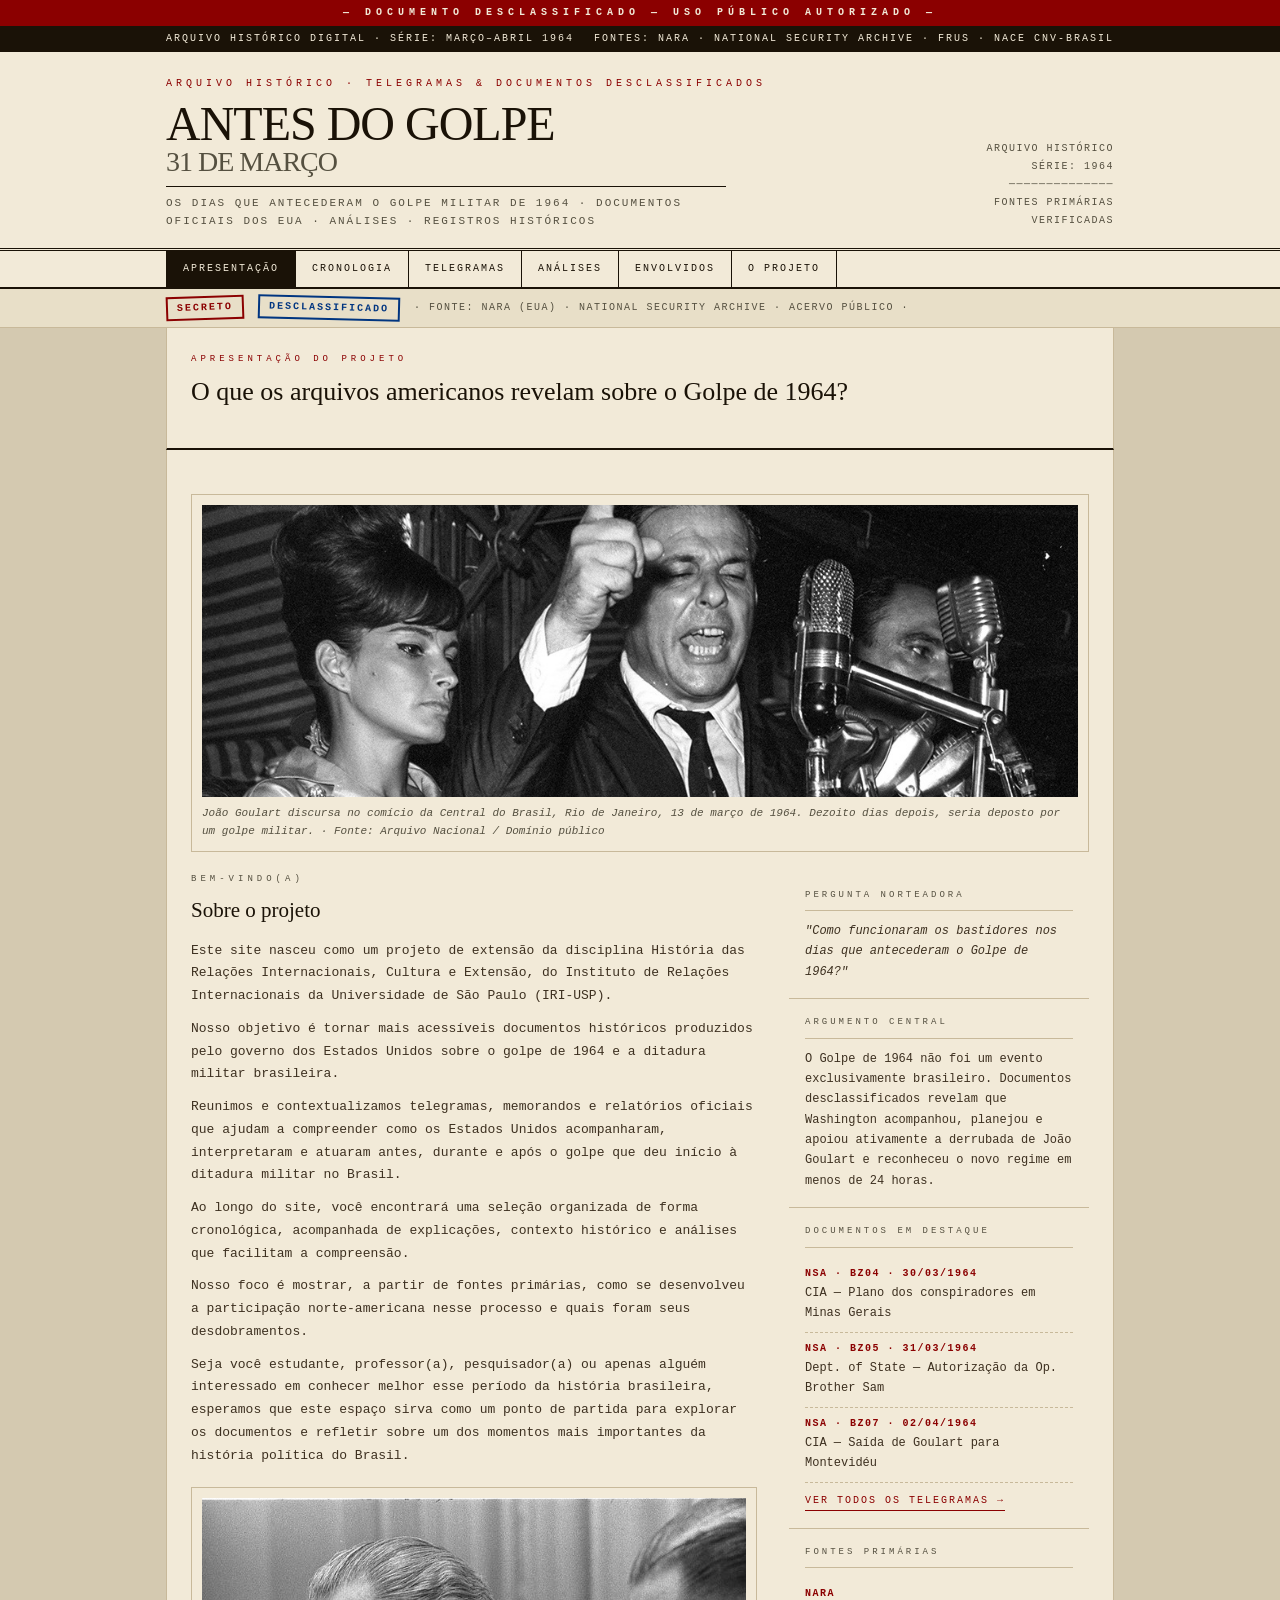
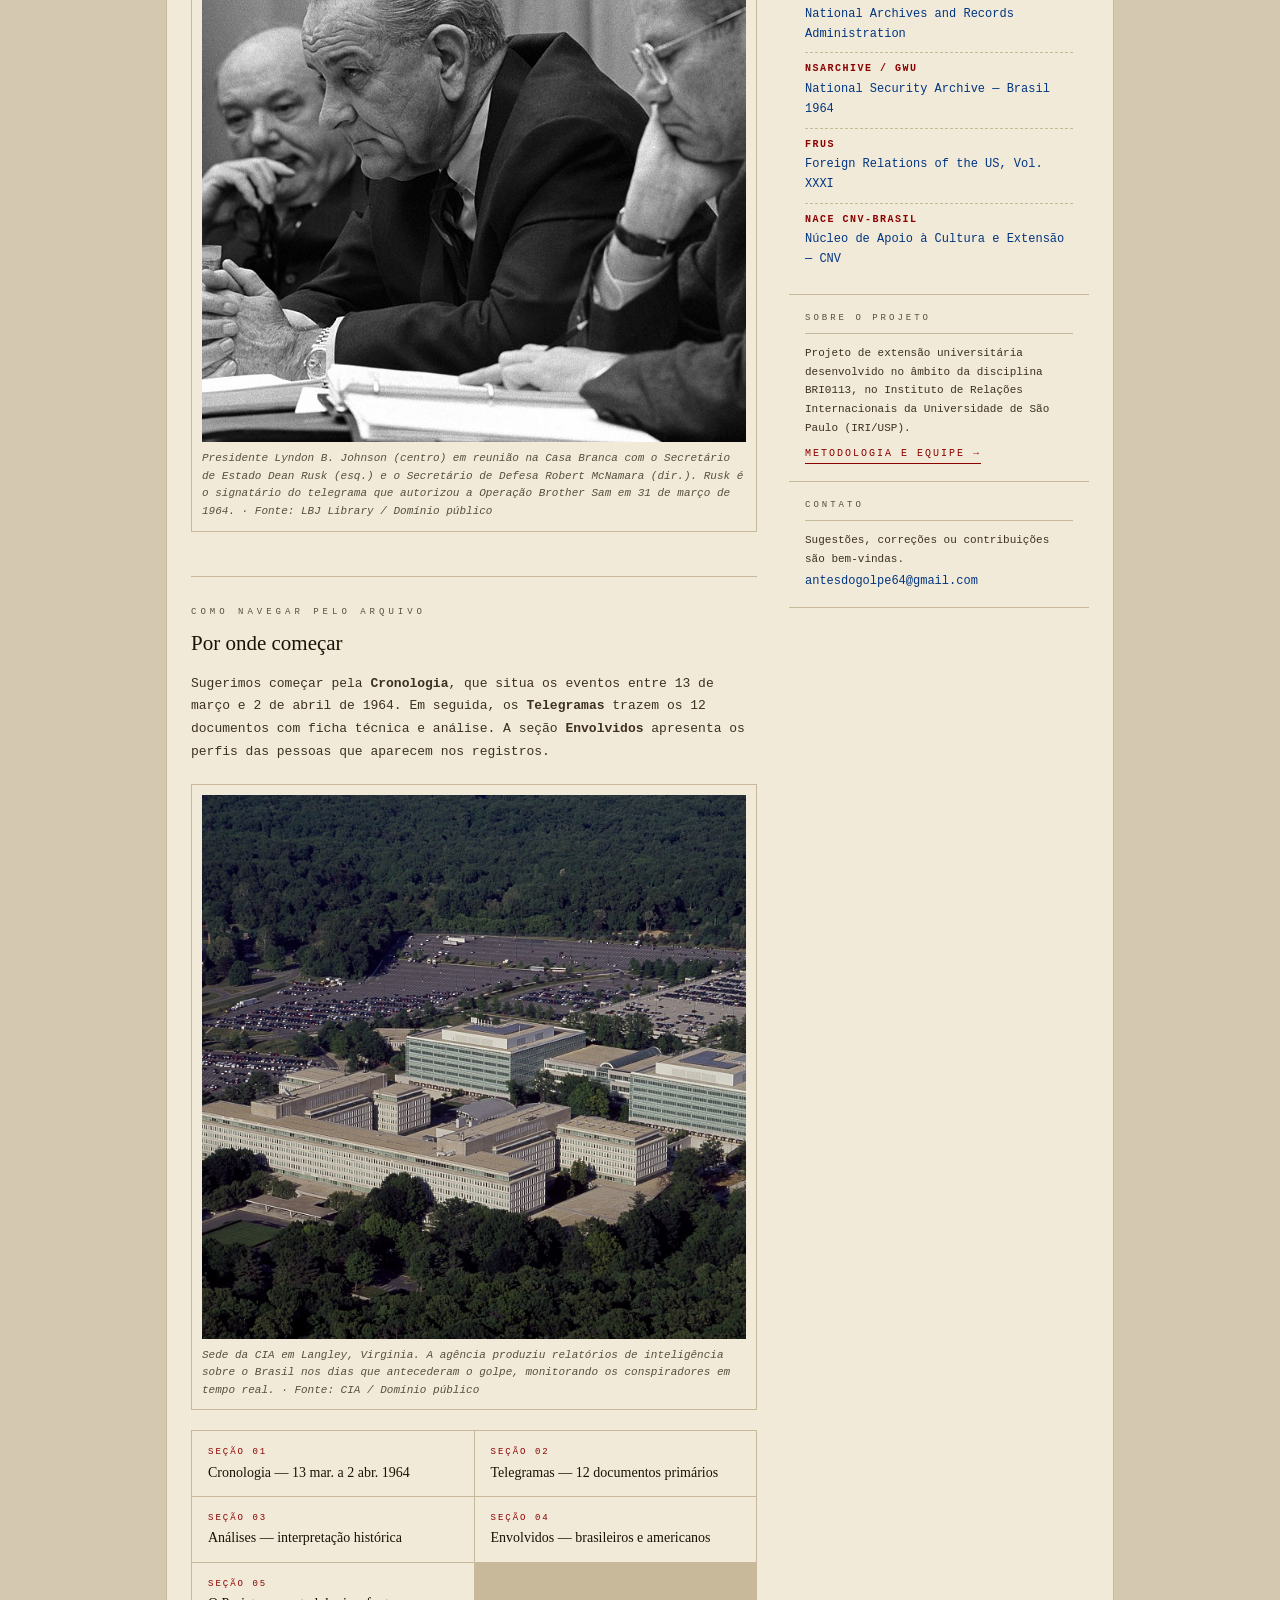
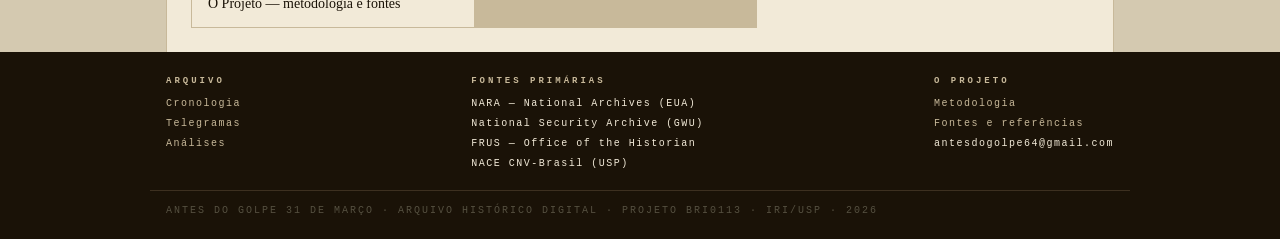
<file: index.html>
<!DOCTYPE html>
<html lang="pt-BR">
<head>
  <meta charset="UTF-8">
  <meta name="viewport" content="width=device-width, initial-scale=1.0">
  <title>Antes do Golpe — Os EUA e o Golpe de 1964</title>
  <link rel="stylesheet" href="css/style.css?v=2">
</head>
<body>

<div class="classify-bar">— documento desclassificado — uso público autorizado —</div>
<div class="meta-bar">
  <div class="container">
    <span>ARQUIVO HISTÓRICO DIGITAL · SÉRIE: MARÇO–ABRIL 1964</span>
    <span>FONTES: NARA · NATIONAL SECURITY ARCHIVE · FRUS · NACE CNV-BRASIL</span>
  </div>
</div>

<header class="site-header">
  <div class="container">
    <div class="header-left">
      <div class="header-eyebrow">arquivo histórico · telegramas & documentos desclassificados</div>
      <div class="site-title">ANTES DO GOLPE <span>31 DE MARÇO</span></div>
      <div class="site-subtitle">OS DIAS QUE ANTECEDERAM O GOLPE MILITAR DE 1964 · DOCUMENTOS OFICIAIS DOS EUA · ANÁLISES · REGISTROS HISTÓRICOS</div>
    </div>
    <div class="header-right">ARQUIVO HISTÓRICO<br>SÉRIE: 1964<br>──────────────<br>FONTES PRIMÁRIAS<br>VERIFICADAS</div>
  </div>
</header>

<nav class="site-nav">
  <div class="container">
    <a class="nav-item active" href="index.html">Apresentação</a>
    <a class="nav-item" href="pages/cronologia.html">Cronologia</a>
    <a class="nav-item" href="pages/telegramas.html">Telegramas</a>
    <a class="nav-item" href="pages/analises.html">Análises</a>
    <a class="nav-item" href="pages/envolvidos.html">Envolvidos</a>
    <a class="nav-item" href="pages/sobre.html">O Projeto</a>
  </div>
</nav>

<div class="stamp-row">
  <div class="container">
    <span class="stamp">SECRETO</span>
    <span class="stamp azul">DESCLASSIFICADO</span>
    <span>· FONTE: NARA (EUA) · NATIONAL SECURITY ARCHIVE · ACERVO PÚBLICO ·</span>
  </div>
</div>

<div class="container">
  <div class="page-header">
    <div class="sobre-hero-label">Apresentação do projeto</div>
    <h1 class="sobre-hero-title">O que os arquivos americanos revelam sobre o Golpe de 1964?</h1>
  </div>

  <div class="page-content">
    <figure class="sobre-figure sobre-figure-hero">
      <div class="sobre-img-wrap" style="aspect-ratio:3/1;"><img class="sobre-img" src="imagens/goulart-comicio.png" alt="João Goulart discursa no comício da Central do Brasil, 13 de março de 1964" style="object-position:center 25%;"></div>
      <figcaption class="img-caption">João Goulart discursa no comício da Central do Brasil, Rio de Janeiro, 13 de março de 1964. Dezoito dias depois, seria deposto por um golpe militar. · Fonte: Arquivo Nacional / Domínio público</figcaption>
    </figure>

  <div class="sobre-grid">
    <main class="sobre-main">

      <div class="sobre-section">
        <div class="sobre-section-label">Bem-vindo(a)</div>
        <h2>Sobre o projeto</h2>
        <p>Este site nasceu como um projeto de extensão da disciplina História das Relações Internacionais, Cultura e Extensão, do Instituto de Relações Internacionais da Universidade de São Paulo (IRI-USP).</p>
        <p>Nosso objetivo é tornar mais acessíveis documentos históricos produzidos pelo governo dos Estados Unidos sobre o golpe de 1964 e a ditadura militar brasileira.</p>
        <p>Reunimos e contextualizamos telegramas, memorandos e relatórios oficiais que ajudam a compreender como os Estados Unidos acompanharam, interpretaram e atuaram antes, durante e após o golpe que deu início à ditadura militar no Brasil.</p>
        <p>Ao longo do site, você encontrará uma seleção organizada de forma cronológica, acompanhada de explicações, contexto histórico e análises que facilitam a compreensão.</p>
        <p>Nosso foco é mostrar, a partir de fontes primárias, como se desenvolveu a participação norte-americana nesse processo e quais foram seus desdobramentos.</p>
        <p>Seja você estudante, professor(a), pesquisador(a) ou apenas alguém interessado em conhecer melhor esse período da história brasileira, esperamos que este espaço sirva como um ponto de partida para explorar os documentos e refletir sobre um dos momentos mais importantes da história política do Brasil.</p>
        <figure class="sobre-figure">
          <div class="sobre-img-wrap"><img class="sobre-img" src="imagens/lbj-rusk.png" alt="Presidente Lyndon B. Johnson em reunião na Casa Branca com Dean Rusk e Robert McNamara"></div>
          <figcaption class="img-caption">Presidente Lyndon B. Johnson (centro) em reunião na Casa Branca com o Secretário de Estado Dean Rusk (esq.) e o Secretário de Defesa Robert McNamara (dir.). Rusk é o signatário do telegrama que autorizou a Operação Brother Sam em 31 de março de 1964. · Fonte: LBJ Library / Domínio público</figcaption>
        </figure>
      </div>

      <div class="sobre-section">
        <div class="sobre-section-label">Como navegar pelo arquivo</div>
        <h2>Por onde começar</h2>
        <p>Sugerimos começar pela <strong>Cronologia</strong>, que situa os eventos entre 13 de março e 2 de abril de 1964. Em seguida, os <strong>Telegramas</strong> trazem os 12 documentos com ficha técnica e análise. A seção <strong>Envolvidos</strong> apresenta os perfis das pessoas que aparecem nos registros.</p>
        <figure class="sobre-figure">
          <div class="sobre-img-wrap"><img class="sobre-img" src="imagens/cia-langley.png" alt="Sede da CIA em Langley, Virginia"></div>
          <figcaption class="img-caption">Sede da CIA em Langley, Virginia. A agência produziu relatórios de inteligência sobre o Brasil nos dias que antecederam o golpe, monitorando os conspiradores em tempo real. · Fonte: CIA / Domínio público</figcaption>
        </figure>
        <div class="nav-grid">
          <a class="nav-grid-item" href="pages/cronologia.html">
            <div class="nav-grid-label">Seção 01</div>
            <div class="nav-grid-title">Cronologia — 13 mar. a 2 abr. 1964</div>
          </a>
          <a class="nav-grid-item" href="pages/telegramas.html">
            <div class="nav-grid-label">Seção 02</div>
            <div class="nav-grid-title">Telegramas — 12 documentos primários</div>
          </a>
          <a class="nav-grid-item" href="pages/analises.html">
            <div class="nav-grid-label">Seção 03</div>
            <div class="nav-grid-title">Análises — interpretação histórica</div>
          </a>
          <a class="nav-grid-item" href="pages/envolvidos.html">
            <div class="nav-grid-label">Seção 04</div>
            <div class="nav-grid-title">Envolvidos — brasileiros e americanos</div>
          </a>
          <a class="nav-grid-item" href="pages/sobre.html">
            <div class="nav-grid-label">Seção 05</div>
            <div class="nav-grid-title">O Projeto — metodologia e fontes</div>
          </a>
        </div>
      </div>

    </main>

    <aside class="sobre-sidebar">
      <div class="sidebar-block">
        <div class="sidebar-label">Pergunta norteadora</div>
        <p style="font-size:12px;line-height:1.7;color:var(--tinta-suave);font-style:italic;">"Como funcionaram os bastidores nos dias que antecederam o Golpe de 1964?"</p>
      </div>
      <div class="sidebar-block">
        <div class="sidebar-label">Argumento central</div>
        <p style="font-size:12px;line-height:1.7;color:var(--tinta-suave);">O Golpe de 1964 não foi um evento exclusivamente brasileiro. Documentos desclassificados revelam que Washington acompanhou, planejou e apoiou ativamente a derrubada de João Goulart e reconheceu o novo regime em menos de 24 horas.</p>
      </div>
      <div class="sidebar-block">
        <div class="sidebar-label">Documentos em destaque</div>
        <div class="fonte-item"><span class="fonte-sigla">NSA · bz04 · 30/03/1964</span>CIA — Plano dos conspiradores em Minas Gerais</div>
        <div class="fonte-item"><span class="fonte-sigla">NSA · bz05 · 31/03/1964</span>Dept. of State — Autorização da Op. Brother Sam</div>
        <div class="fonte-item"><span class="fonte-sigla">NSA · bz07 · 02/04/1964</span>CIA — Saída de Goulart para Montevidéu</div>
        <a class="read-more" href="pages/telegramas.html" style="margin-top:10px;display:inline-block;">Ver todos os telegramas →</a>
      </div>
      <div class="sidebar-block">
        <div class="sidebar-label">Fontes primárias</div>
        <div class="fonte-item"><span class="fonte-sigla">NARA</span><a href="https://www.archives.gov" target="_blank" rel="noopener">National Archives and Records Administration</a></div>
        <div class="fonte-item"><span class="fonte-sigla">NSArchive / GWU</span><a href="https://nsarchive2.gwu.edu/NSAEBB/NSAEBB118/" target="_blank" rel="noopener">National Security Archive — Brasil 1964</a></div>
        <div class="fonte-item"><span class="fonte-sigla">FRUS</span><a href="https://history.state.gov/historicaldocuments/frus1964-68v31" target="_blank" rel="noopener">Foreign Relations of the US, Vol. XXXI</a></div>
        <div class="fonte-item"><span class="fonte-sigla">NACE CNV-Brasil</span><a href="https://nacecnv-brasil.prceu.usp.br/" target="_blank" rel="noopener">Núcleo de Apoio à Cultura e Extensão — CNV</a></div>
      </div>
      <div class="sidebar-block">
        <div class="sidebar-label">Sobre o projeto</div>
        <p style="font-size:11px;line-height:1.7;color:var(--tinta-suave);">Projeto de extensão universitária desenvolvido no âmbito da disciplina BRI0113, no Instituto de Relações Internacionais da Universidade de São Paulo (IRI/USP).</p>
        <a class="read-more" href="pages/sobre.html" style="margin-top:8px;display:inline-block;">Metodologia e equipe →</a>
      </div>
      <div class="sidebar-block">
        <div class="sidebar-label">Contato</div>
        <p style="font-size:11px;line-height:1.7;color:var(--tinta-suave);">Sugestões, correções ou contribuições são bem-vindas.</p>
        <p style="font-size:12px;color:var(--azul);margin-top:4px;">antesdogolpe64@gmail.com</p>
      </div>
    </aside>
  </div>
  </div>
</div>

<footer class="site-footer">
  <div class="container">
    <div class="footer-col"><strong>Arquivo</strong><a href="pages/cronologia.html">Cronologia</a><br><a href="pages/telegramas.html">Telegramas</a><br><a href="pages/analises.html">Análises</a></div>
    <div class="footer-col"><strong>Fontes primárias</strong>NARA — National Archives (EUA)<br>National Security Archive (GWU)<br>FRUS — Office of the Historian<br>NACE CNV-Brasil (USP)</div>
    <div class="footer-col"><strong>O Projeto</strong><a href="pages/sobre.html">Metodologia</a><br><a href="pages/sobre.html">Fontes e referências</a><br>antesdogolpe64@gmail.com</div>
  </div>
  <div class="footer-bottom container">ANTES DO GOLPE 31 DE MARÇO · ARQUIVO HISTÓRICO DIGITAL · PROJETO BRI0113 · IRI/USP · 2026</div>
</footer>
</body>
</html>
</file>
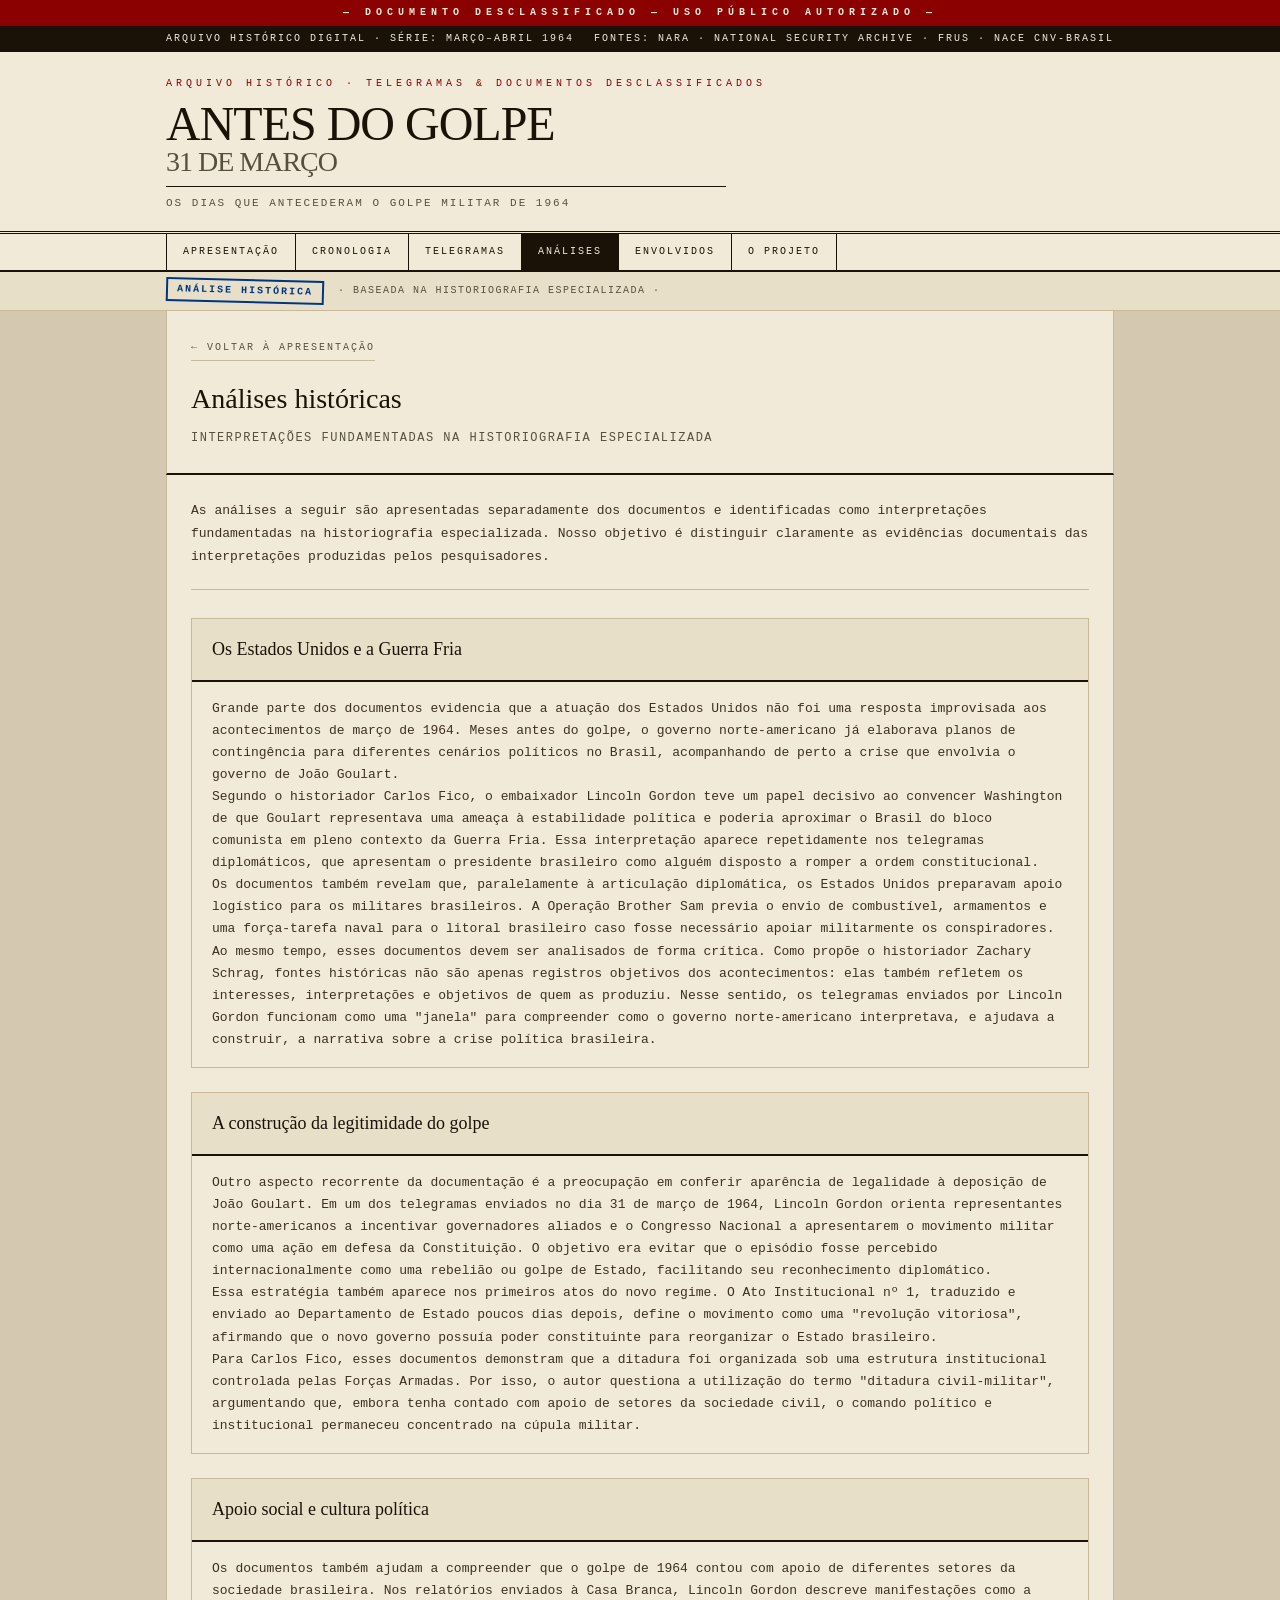
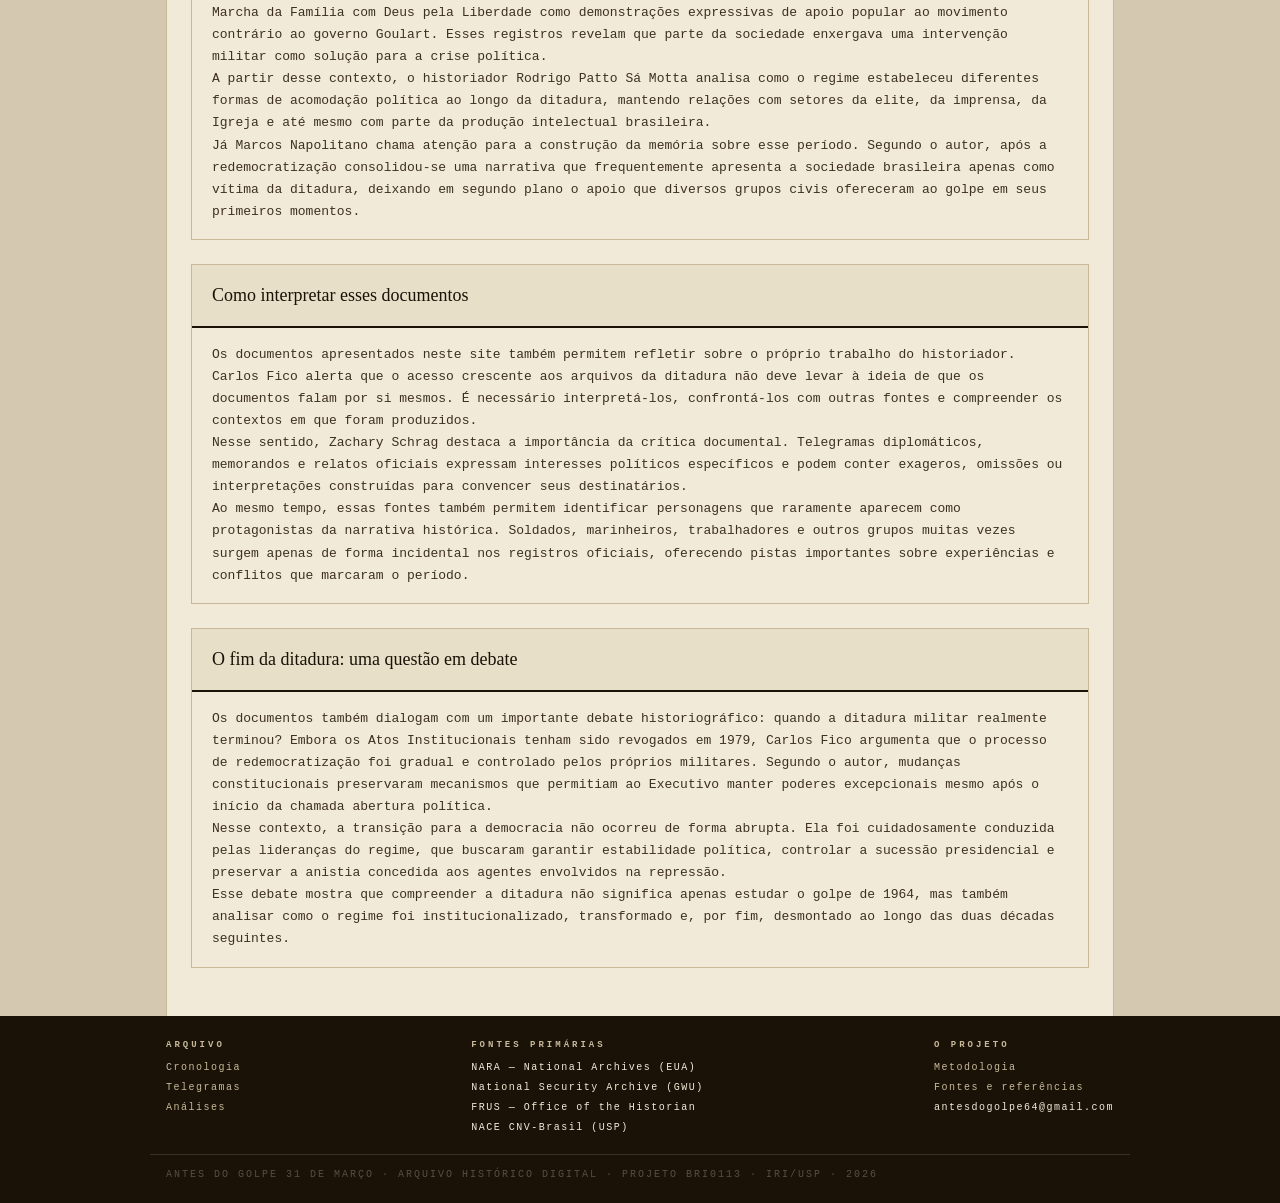
<file: pages/analises.html>
<!DOCTYPE html>
<html lang="pt-BR">
<head>
  <meta charset="UTF-8">
  <meta name="viewport" content="width=device-width, initial-scale=1.0">
  <title>Análises · Antes do Golpe 31 de Março</title>
  <link rel="stylesheet" href="../css/style.css?v=2">
</head>
<body>
<div class="classify-bar">— documento desclassificado — uso público autorizado —</div>
<div class="meta-bar"><div class="container"><span>ARQUIVO HISTÓRICO DIGITAL · SÉRIE: MARÇO–ABRIL 1964</span><span>FONTES: NARA · NATIONAL SECURITY ARCHIVE · FRUS · NACE CNV-BRASIL</span></div></div>
<header class="site-header">
  <div class="container">
    <div class="header-left">
      <div class="header-eyebrow">arquivo histórico · telegramas & documentos desclassificados</div>
      <div class="site-title">ANTES DO GOLPE <span>31 DE MARÇO</span></div>
      <div class="site-subtitle">OS DIAS QUE ANTECEDERAM O GOLPE MILITAR DE 1964</div>
    </div>
  </div>
</header>
<nav class="site-nav">
  <div class="container">
    <a class="nav-item" href="../index.html">Apresentação</a>
    <a class="nav-item" href="cronologia.html">Cronologia</a>
    <a class="nav-item" href="telegramas.html">Telegramas</a>
    <a class="nav-item active" href="analises.html">Análises</a>
    <a class="nav-item" href="envolvidos.html">Envolvidos</a>
    <a class="nav-item" href="sobre.html">O Projeto</a>
  </div>
</nav>
<div class="stamp-row"><div class="container"><span class="stamp azul">ANÁLISE HISTÓRICA</span><span>· BASEADA NA HISTORIOGRAFIA ESPECIALIZADA ·</span></div></div>

<div class="container">
  <div class="page-header">
    <a class="back-link" href="../index.html">← Voltar à apresentação</a>
    <h1 style="font-family:Georgia,serif;font-size:28px;font-weight:normal;margin-bottom:8px;">Análises históricas</h1>
    <p style="font-size:12px;color:var(--cinza);letter-spacing:1.5px;">INTERPRETAÇÕES FUNDAMENTADAS NA HISTORIOGRAFIA ESPECIALIZADA</p>
  </div>
  <div class="page-content">
    <p style="font-size:13px;line-height:1.8;color:var(--tinta-suave);margin-bottom:28px;border-bottom:1px solid var(--papel-borda);padding-bottom:20px;">As análises a seguir são apresentadas separadamente dos documentos e identificadas como interpretações fundamentadas na historiografia especializada. Nosso objetivo é distinguir claramente as evidências documentais das interpretações produzidas pelos pesquisadores.</p>

    <div class="telegrama-doc">
      <div class="telegrama-doc-header">
        <div style="font-family:Georgia,serif;font-size:18px;">Os Estados Unidos e a Guerra Fria</div>
      </div>
      <div class="telegrama-doc-analysis" style="border-top:none;">
        <p>Grande parte dos documentos evidencia que a atuação dos Estados Unidos não foi uma resposta improvisada aos acontecimentos de março de 1964. Meses antes do golpe, o governo norte-americano já elaborava planos de contingência para diferentes cenários políticos no Brasil, acompanhando de perto a crise que envolvia o governo de João Goulart.</p>
        <p>Segundo o historiador Carlos Fico, o embaixador Lincoln Gordon teve um papel decisivo ao convencer Washington de que Goulart representava uma ameaça à estabilidade política e poderia aproximar o Brasil do bloco comunista em pleno contexto da Guerra Fria. Essa interpretação aparece repetidamente nos telegramas diplomáticos, que apresentam o presidente brasileiro como alguém disposto a romper a ordem constitucional.</p>
        <p>Os documentos também revelam que, paralelamente à articulação diplomática, os Estados Unidos preparavam apoio logístico para os militares brasileiros. A Operação Brother Sam previa o envio de combustível, armamentos e uma força-tarefa naval para o litoral brasileiro caso fosse necessário apoiar militarmente os conspiradores.</p>
        <p>Ao mesmo tempo, esses documentos devem ser analisados de forma crítica. Como propõe o historiador Zachary Schrag, fontes históricas não são apenas registros objetivos dos acontecimentos: elas também refletem os interesses, interpretações e objetivos de quem as produziu. Nesse sentido, os telegramas enviados por Lincoln Gordon funcionam como uma "janela" para compreender como o governo norte-americano interpretava, e ajudava a construir, a narrativa sobre a crise política brasileira.</p>
      </div>
    </div>

    <div class="telegrama-doc">
      <div class="telegrama-doc-header">
        <div style="font-family:Georgia,serif;font-size:18px;">A construção da legitimidade do golpe</div>
      </div>
      <div class="telegrama-doc-analysis" style="border-top:none;">
        <p>Outro aspecto recorrente da documentação é a preocupação em conferir aparência de legalidade à deposição de João Goulart. Em um dos telegramas enviados no dia 31 de março de 1964, Lincoln Gordon orienta representantes norte-americanos a incentivar governadores aliados e o Congresso Nacional a apresentarem o movimento militar como uma ação em defesa da Constituição. O objetivo era evitar que o episódio fosse percebido internacionalmente como uma rebelião ou golpe de Estado, facilitando seu reconhecimento diplomático.</p>
        <p>Essa estratégia também aparece nos primeiros atos do novo regime. O Ato Institucional nº 1, traduzido e enviado ao Departamento de Estado poucos dias depois, define o movimento como uma "revolução vitoriosa", afirmando que o novo governo possuía poder constituinte para reorganizar o Estado brasileiro.</p>
        <p>Para Carlos Fico, esses documentos demonstram que a ditadura foi organizada sob uma estrutura institucional controlada pelas Forças Armadas. Por isso, o autor questiona a utilização do termo "ditadura civil-militar", argumentando que, embora tenha contado com apoio de setores da sociedade civil, o comando político e institucional permaneceu concentrado na cúpula militar.</p>
      </div>
    </div>

    <div class="telegrama-doc">
      <div class="telegrama-doc-header">
        <div style="font-family:Georgia,serif;font-size:18px;">Apoio social e cultura política</div>
      </div>
      <div class="telegrama-doc-analysis" style="border-top:none;">
        <p>Os documentos também ajudam a compreender que o golpe de 1964 contou com apoio de diferentes setores da sociedade brasileira. Nos relatórios enviados à Casa Branca, Lincoln Gordon descreve manifestações como a Marcha da Família com Deus pela Liberdade como demonstrações expressivas de apoio popular ao movimento contrário ao governo Goulart. Esses registros revelam que parte da sociedade enxergava uma intervenção militar como solução para a crise política.</p>
        <p>A partir desse contexto, o historiador Rodrigo Patto Sá Motta analisa como o regime estabeleceu diferentes formas de acomodação política ao longo da ditadura, mantendo relações com setores da elite, da imprensa, da Igreja e até mesmo com parte da produção intelectual brasileira.</p>
        <p>Já Marcos Napolitano chama atenção para a construção da memória sobre esse período. Segundo o autor, após a redemocratização consolidou-se uma narrativa que frequentemente apresenta a sociedade brasileira apenas como vítima da ditadura, deixando em segundo plano o apoio que diversos grupos civis ofereceram ao golpe em seus primeiros momentos.</p>
      </div>
    </div>

    <div class="telegrama-doc">
      <div class="telegrama-doc-header">
        <div style="font-family:Georgia,serif;font-size:18px;">Como interpretar esses documentos</div>
      </div>
      <div class="telegrama-doc-analysis" style="border-top:none;">
        <p>Os documentos apresentados neste site também permitem refletir sobre o próprio trabalho do historiador. Carlos Fico alerta que o acesso crescente aos arquivos da ditadura não deve levar à ideia de que os documentos falam por si mesmos. É necessário interpretá-los, confrontá-los com outras fontes e compreender os contextos em que foram produzidos.</p>
        <p>Nesse sentido, Zachary Schrag destaca a importância da crítica documental. Telegramas diplomáticos, memorandos e relatos oficiais expressam interesses políticos específicos e podem conter exageros, omissões ou interpretações construídas para convencer seus destinatários.</p>
        <p>Ao mesmo tempo, essas fontes também permitem identificar personagens que raramente aparecem como protagonistas da narrativa histórica. Soldados, marinheiros, trabalhadores e outros grupos muitas vezes surgem apenas de forma incidental nos registros oficiais, oferecendo pistas importantes sobre experiências e conflitos que marcaram o período.</p>
      </div>
    </div>

    <div class="telegrama-doc">
      <div class="telegrama-doc-header">
        <div style="font-family:Georgia,serif;font-size:18px;">O fim da ditadura: uma questão em debate</div>
      </div>
      <div class="telegrama-doc-analysis" style="border-top:none;">
        <p>Os documentos também dialogam com um importante debate historiográfico: quando a ditadura militar realmente terminou? Embora os Atos Institucionais tenham sido revogados em 1979, Carlos Fico argumenta que o processo de redemocratização foi gradual e controlado pelos próprios militares. Segundo o autor, mudanças constitucionais preservaram mecanismos que permitiam ao Executivo manter poderes excepcionais mesmo após o início da chamada abertura política.</p>
        <p>Nesse contexto, a transição para a democracia não ocorreu de forma abrupta. Ela foi cuidadosamente conduzida pelas lideranças do regime, que buscaram garantir estabilidade política, controlar a sucessão presidencial e preservar a anistia concedida aos agentes envolvidos na repressão.</p>
        <p>Esse debate mostra que compreender a ditadura não significa apenas estudar o golpe de 1964, mas também analisar como o regime foi institucionalizado, transformado e, por fim, desmontado ao longo das duas décadas seguintes.</p>
      </div>
    </div>

  </div>
</div>

<footer class="site-footer">
  <div class="container">
    <div class="footer-col"><strong>Arquivo</strong><a href="cronologia.html">Cronologia</a><br><a href="telegramas.html">Telegramas</a><br><a href="analises.html">Análises</a></div>
    <div class="footer-col"><strong>Fontes primárias</strong>NARA — National Archives (EUA)<br>National Security Archive (GWU)<br>FRUS — Office of the Historian<br>NACE CNV-Brasil (USP)</div>
    <div class="footer-col"><strong>O Projeto</strong><a href="sobre.html">Metodologia</a><br><a href="sobre.html">Fontes e referências</a><br>antesdogolpe64@gmail.com</div>
  </div>
  <div class="footer-bottom container">ANTES DO GOLPE 31 DE MARÇO · ARQUIVO HISTÓRICO DIGITAL · PROJETO BRI0113 · IRI/USP · 2026</div>
</footer>
</body>
</html>
</file>
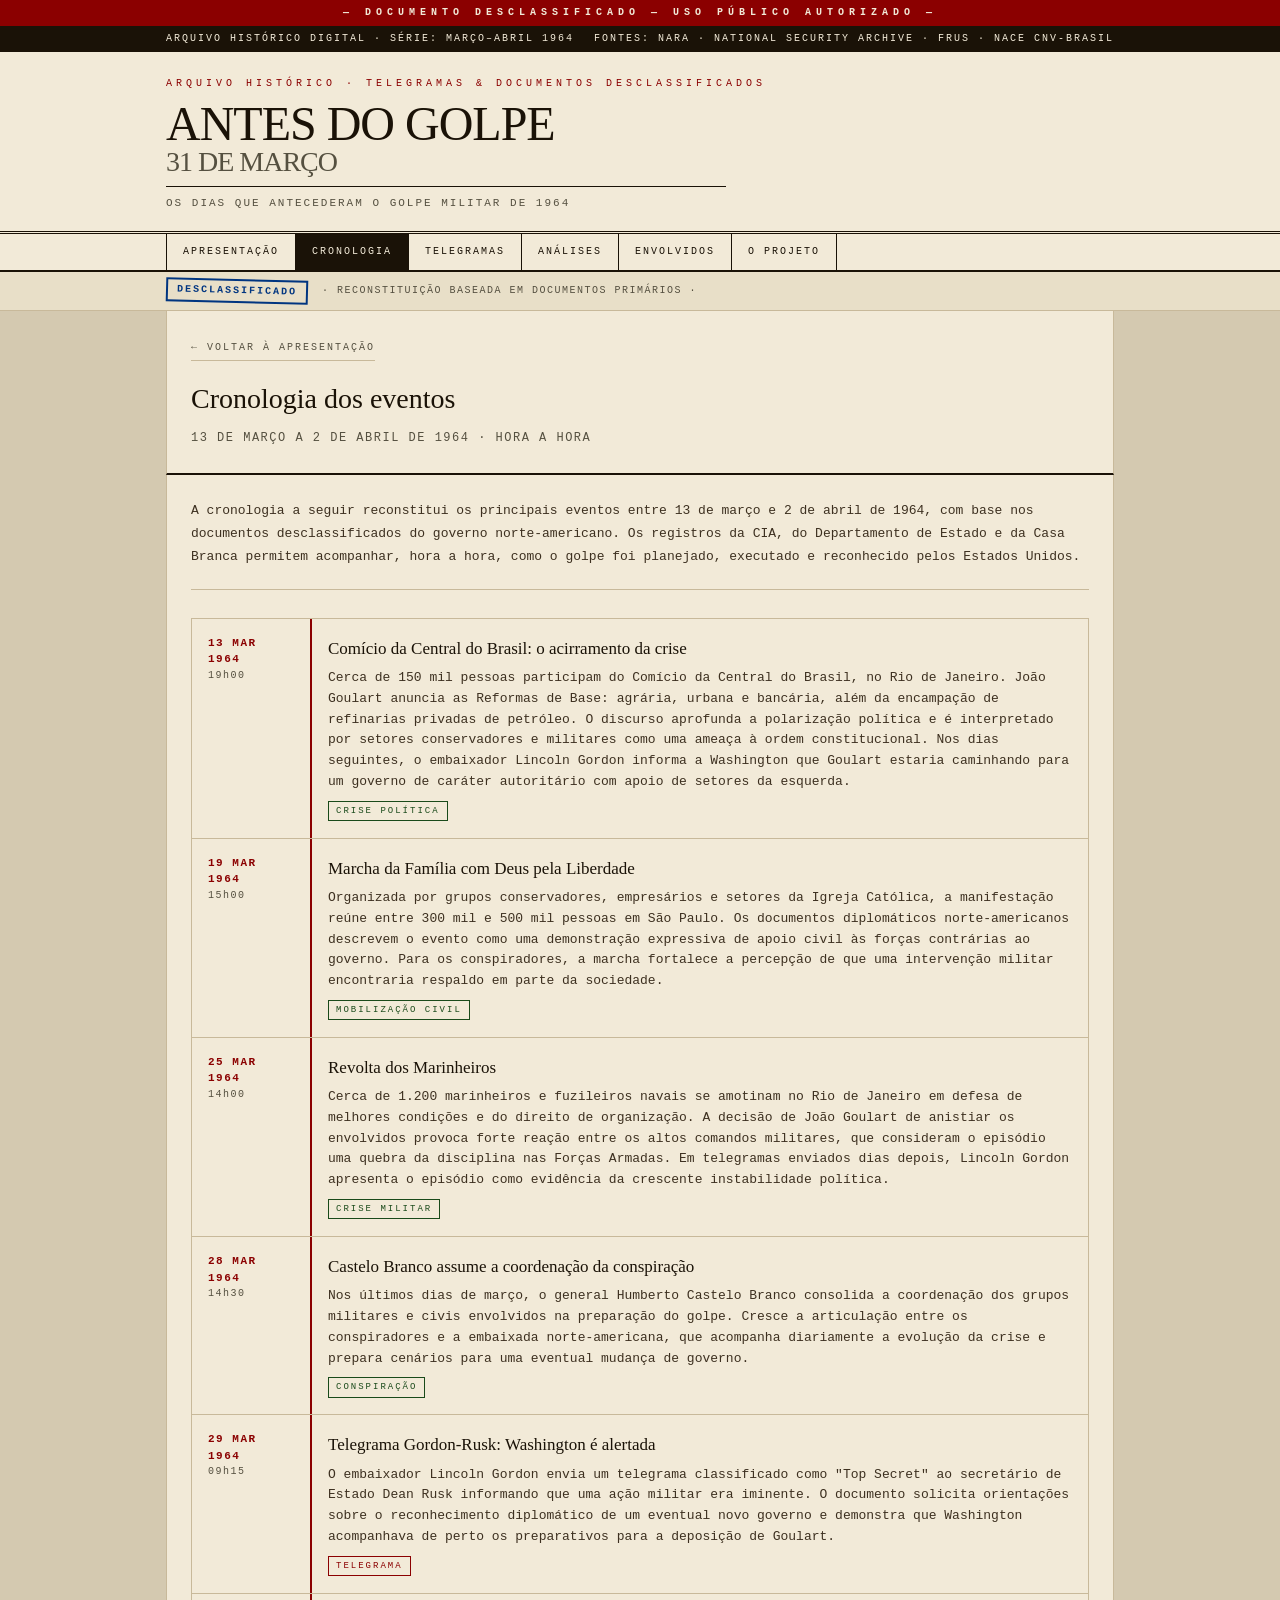
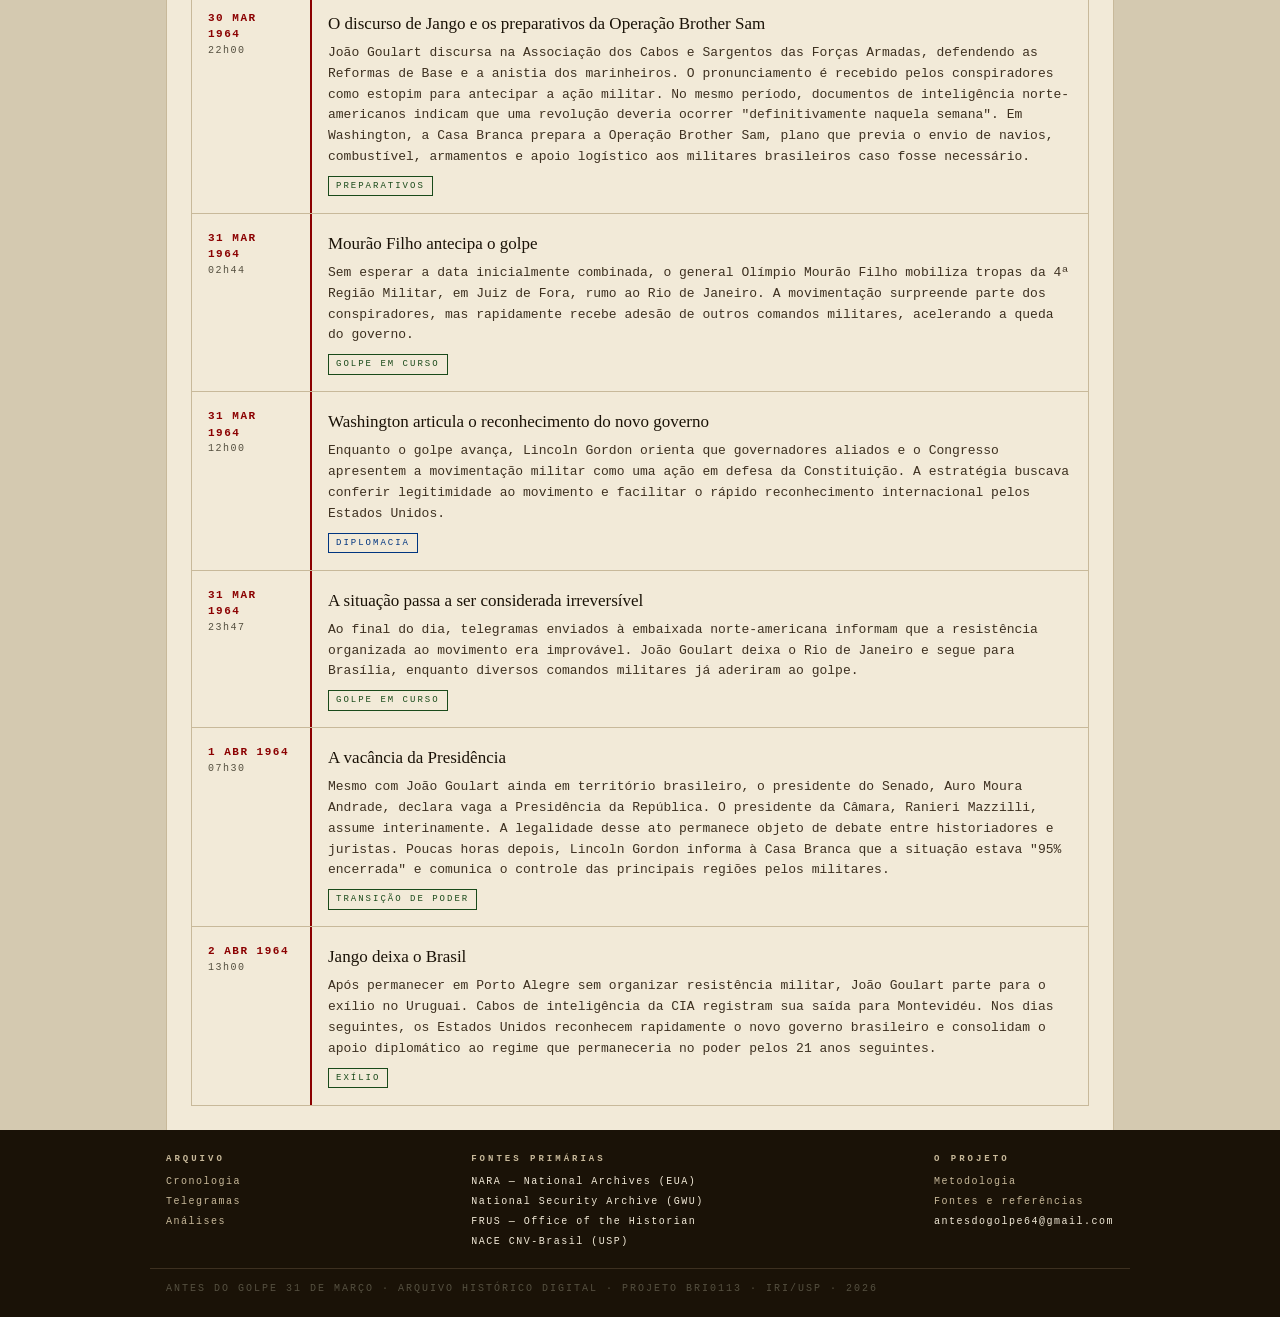
<file: pages/cronologia.html>
<!DOCTYPE html>
<html lang="pt-BR">
<head>
  <meta charset="UTF-8">
  <meta name="viewport" content="width=device-width, initial-scale=1.0">
  <title>Cronologia · Antes do Golpe 31 de Março</title>
  <link rel="stylesheet" href="../css/style.css?v=2">
</head>
<body>
<div class="classify-bar">— documento desclassificado — uso público autorizado —</div>
<div class="meta-bar"><div class="container"><span>ARQUIVO HISTÓRICO DIGITAL · SÉRIE: MARÇO–ABRIL 1964</span><span>FONTES: NARA · NATIONAL SECURITY ARCHIVE · FRUS · NACE CNV-BRASIL</span></div></div>
<header class="site-header">
  <div class="container">
    <div class="header-left">
      <div class="header-eyebrow">arquivo histórico · telegramas & documentos desclassificados</div>
      <div class="site-title">ANTES DO GOLPE <span>31 DE MARÇO</span></div>
      <div class="site-subtitle">OS DIAS QUE ANTECEDERAM O GOLPE MILITAR DE 1964</div>
    </div>
  </div>
</header>
<nav class="site-nav">
  <div class="container">
    <a class="nav-item" href="../index.html">Apresentação</a>
    <a class="nav-item active" href="cronologia.html">Cronologia</a>
    <a class="nav-item" href="telegramas.html">Telegramas</a>
    <a class="nav-item" href="analises.html">Análises</a>
    <a class="nav-item" href="envolvidos.html">Envolvidos</a>
    <a class="nav-item" href="sobre.html">O Projeto</a>
  </div>
</nav>
<div class="stamp-row"><div class="container"><span class="stamp azul">DESCLASSIFICADO</span><span>· RECONSTITUIÇÃO BASEADA EM DOCUMENTOS PRIMÁRIOS ·</span></div></div>

<div class="container">
  <div class="page-header">
    <a class="back-link" href="../index.html">← Voltar à apresentação</a>
    <h1 style="font-family:Georgia,serif;font-size:28px;font-weight:normal;margin-bottom:8px;">Cronologia dos eventos</h1>
    <p style="font-size:12px;color:var(--cinza);letter-spacing:1.5px;">13 DE MARÇO A 2 DE ABRIL DE 1964 · HORA A HORA</p>
  </div>

  <div class="page-content">
    <p style="font-size:13px;line-height:1.8;color:var(--tinta-suave);margin-bottom:28px;border-bottom:1px solid var(--papel-borda);padding-bottom:20px;">A cronologia a seguir reconstitui os principais eventos entre 13 de março e 2 de abril de 1964, com base nos documentos desclassificados do governo norte-americano. Os registros da CIA, do Departamento de Estado e da Casa Branca permitem acompanhar, hora a hora, como o golpe foi planejado, executado e reconhecido pelos Estados Unidos.</p>

    <div class="cronologia-lista">

      <div class="cronologia-entry">
        <div class="cronologia-data">13 MAR 1964<span>19h00</span></div>
        <div class="cronologia-content">
          <h3>Comício da Central do Brasil: o acirramento da crise</h3>
          <p>Cerca de 150 mil pessoas participam do Comício da Central do Brasil, no Rio de Janeiro. João Goulart anuncia as Reformas de Base: agrária, urbana e bancária, além da encampação de refinarias privadas de petróleo. O discurso aprofunda a polarização política e é interpretado por setores conservadores e militares como uma ameaça à ordem constitucional. Nos dias seguintes, o embaixador Lincoln Gordon informa a Washington que Goulart estaria caminhando para um governo de caráter autoritário com apoio de setores da esquerda.</p>
          <span class="tag tag-cronologia">Crise política</span>
        </div>
      </div>

      <div class="cronologia-entry">
        <div class="cronologia-data">19 MAR 1964<span>15h00</span></div>
        <div class="cronologia-content">
          <h3>Marcha da Família com Deus pela Liberdade</h3>
          <p>Organizada por grupos conservadores, empresários e setores da Igreja Católica, a manifestação reúne entre 300 mil e 500 mil pessoas em São Paulo. Os documentos diplomáticos norte-americanos descrevem o evento como uma demonstração expressiva de apoio civil às forças contrárias ao governo. Para os conspiradores, a marcha fortalece a percepção de que uma intervenção militar encontraria respaldo em parte da sociedade.</p>
          <span class="tag tag-cronologia">Mobilização civil</span>
        </div>
      </div>

      <div class="cronologia-entry">
        <div class="cronologia-data">25 MAR 1964<span>14h00</span></div>
        <div class="cronologia-content">
          <h3>Revolta dos Marinheiros</h3>
          <p>Cerca de 1.200 marinheiros e fuzileiros navais se amotinam no Rio de Janeiro em defesa de melhores condições e do direito de organização. A decisão de João Goulart de anistiar os envolvidos provoca forte reação entre os altos comandos militares, que consideram o episódio uma quebra da disciplina nas Forças Armadas. Em telegramas enviados dias depois, Lincoln Gordon apresenta o episódio como evidência da crescente instabilidade política.</p>
          <span class="tag tag-cronologia">Crise militar</span>
        </div>
      </div>

      <div class="cronologia-entry">
        <div class="cronologia-data">28 MAR 1964<span>14h30</span></div>
        <div class="cronologia-content">
          <h3>Castelo Branco assume a coordenação da conspiração</h3>
          <p>Nos últimos dias de março, o general Humberto Castelo Branco consolida a coordenação dos grupos militares e civis envolvidos na preparação do golpe. Cresce a articulação entre os conspiradores e a embaixada norte-americana, que acompanha diariamente a evolução da crise e prepara cenários para uma eventual mudança de governo.</p>
          <span class="tag tag-cronologia">Conspiração</span>
        </div>
      </div>

      <div class="cronologia-entry">
        <div class="cronologia-data">29 MAR 1964<span>09h15</span></div>
        <div class="cronologia-content">
          <h3>Telegrama Gordon-Rusk: Washington é alertada</h3>
          <p>O embaixador Lincoln Gordon envia um telegrama classificado como "Top Secret" ao secretário de Estado Dean Rusk informando que uma ação militar era iminente. O documento solicita orientações sobre o reconhecimento diplomático de um eventual novo governo e demonstra que Washington acompanhava de perto os preparativos para a deposição de Goulart.</p>
          <span class="tag tag-telegrama">Telegrama</span>
        </div>
      </div>

      <div class="cronologia-entry">
        <div class="cronologia-data">30 MAR 1964<span>22h00</span></div>
        <div class="cronologia-content">
          <h3>O discurso de Jango e os preparativos da Operação Brother Sam</h3>
          <p>João Goulart discursa na Associação dos Cabos e Sargentos das Forças Armadas, defendendo as Reformas de Base e a anistia dos marinheiros. O pronunciamento é recebido pelos conspiradores como estopim para antecipar a ação militar. No mesmo período, documentos de inteligência norte-americanos indicam que uma revolução deveria ocorrer "definitivamente naquela semana". Em Washington, a Casa Branca prepara a Operação Brother Sam, plano que previa o envio de navios, combustível, armamentos e apoio logístico aos militares brasileiros caso fosse necessário.</p>
          <span class="tag tag-cronologia">Preparativos</span>
        </div>
      </div>

      <div class="cronologia-entry">
        <div class="cronologia-data">31 MAR 1964<span>02h44</span></div>
        <div class="cronologia-content">
          <h3>Mourão Filho antecipa o golpe</h3>
          <p>Sem esperar a data inicialmente combinada, o general Olímpio Mourão Filho mobiliza tropas da 4ª Região Militar, em Juiz de Fora, rumo ao Rio de Janeiro. A movimentação surpreende parte dos conspiradores, mas rapidamente recebe adesão de outros comandos militares, acelerando a queda do governo.</p>
          <span class="tag tag-cronologia">Golpe em curso</span>
        </div>
      </div>

      <div class="cronologia-entry">
        <div class="cronologia-data">31 MAR 1964<span>12h00</span></div>
        <div class="cronologia-content">
          <h3>Washington articula o reconhecimento do novo governo</h3>
          <p>Enquanto o golpe avança, Lincoln Gordon orienta que governadores aliados e o Congresso apresentem a movimentação militar como uma ação em defesa da Constituição. A estratégia buscava conferir legitimidade ao movimento e facilitar o rápido reconhecimento internacional pelos Estados Unidos.</p>
          <span class="tag tag-analise">Diplomacia</span>
        </div>
      </div>

      <div class="cronologia-entry">
        <div class="cronologia-data">31 MAR 1964<span>23h47</span></div>
        <div class="cronologia-content">
          <h3>A situação passa a ser considerada irreversível</h3>
          <p>Ao final do dia, telegramas enviados à embaixada norte-americana informam que a resistência organizada ao movimento era improvável. João Goulart deixa o Rio de Janeiro e segue para Brasília, enquanto diversos comandos militares já aderiram ao golpe.</p>
          <span class="tag tag-cronologia">Golpe em curso</span>
        </div>
      </div>

      <div class="cronologia-entry">
        <div class="cronologia-data">1 ABR 1964<span>07h30</span></div>
        <div class="cronologia-content">
          <h3>A vacância da Presidência</h3>
          <p>Mesmo com João Goulart ainda em território brasileiro, o presidente do Senado, Auro Moura Andrade, declara vaga a Presidência da República. O presidente da Câmara, Ranieri Mazzilli, assume interinamente. A legalidade desse ato permanece objeto de debate entre historiadores e juristas. Poucas horas depois, Lincoln Gordon informa à Casa Branca que a situação estava "95% encerrada" e comunica o controle das principais regiões pelos militares.</p>
          <span class="tag tag-cronologia">Transição de poder</span>
        </div>
      </div>

      <div class="cronologia-entry">
        <div class="cronologia-data">2 ABR 1964<span>13h00</span></div>
        <div class="cronologia-content">
          <h3>Jango deixa o Brasil</h3>
          <p>Após permanecer em Porto Alegre sem organizar resistência militar, João Goulart parte para o exílio no Uruguai. Cabos de inteligência da CIA registram sua saída para Montevidéu. Nos dias seguintes, os Estados Unidos reconhecem rapidamente o novo governo brasileiro e consolidam o apoio diplomático ao regime que permaneceria no poder pelos 21 anos seguintes.</p>
          <span class="tag tag-cronologia">Exílio</span>
        </div>
      </div>

    </div>
  </div>
</div>

<footer class="site-footer">
  <div class="container">
    <div class="footer-col"><strong>Arquivo</strong><a href="cronologia.html">Cronologia</a><br><a href="telegramas.html">Telegramas</a><br><a href="analises.html">Análises</a></div>
    <div class="footer-col"><strong>Fontes primárias</strong>NARA — National Archives (EUA)<br>National Security Archive (GWU)<br>FRUS — Office of the Historian<br>NACE CNV-Brasil (USP)</div>
    <div class="footer-col"><strong>O Projeto</strong><a href="sobre.html">Metodologia</a><br><a href="sobre.html">Fontes e referências</a><br>antesdogolpe64@gmail.com</div>
  </div>
  <div class="footer-bottom container">ANTES DO GOLPE 31 DE MARÇO · ARQUIVO HISTÓRICO DIGITAL · PROJETO BRI0113 · IRI/USP · 2026</div>
</footer>
</body>
</html>
</file>
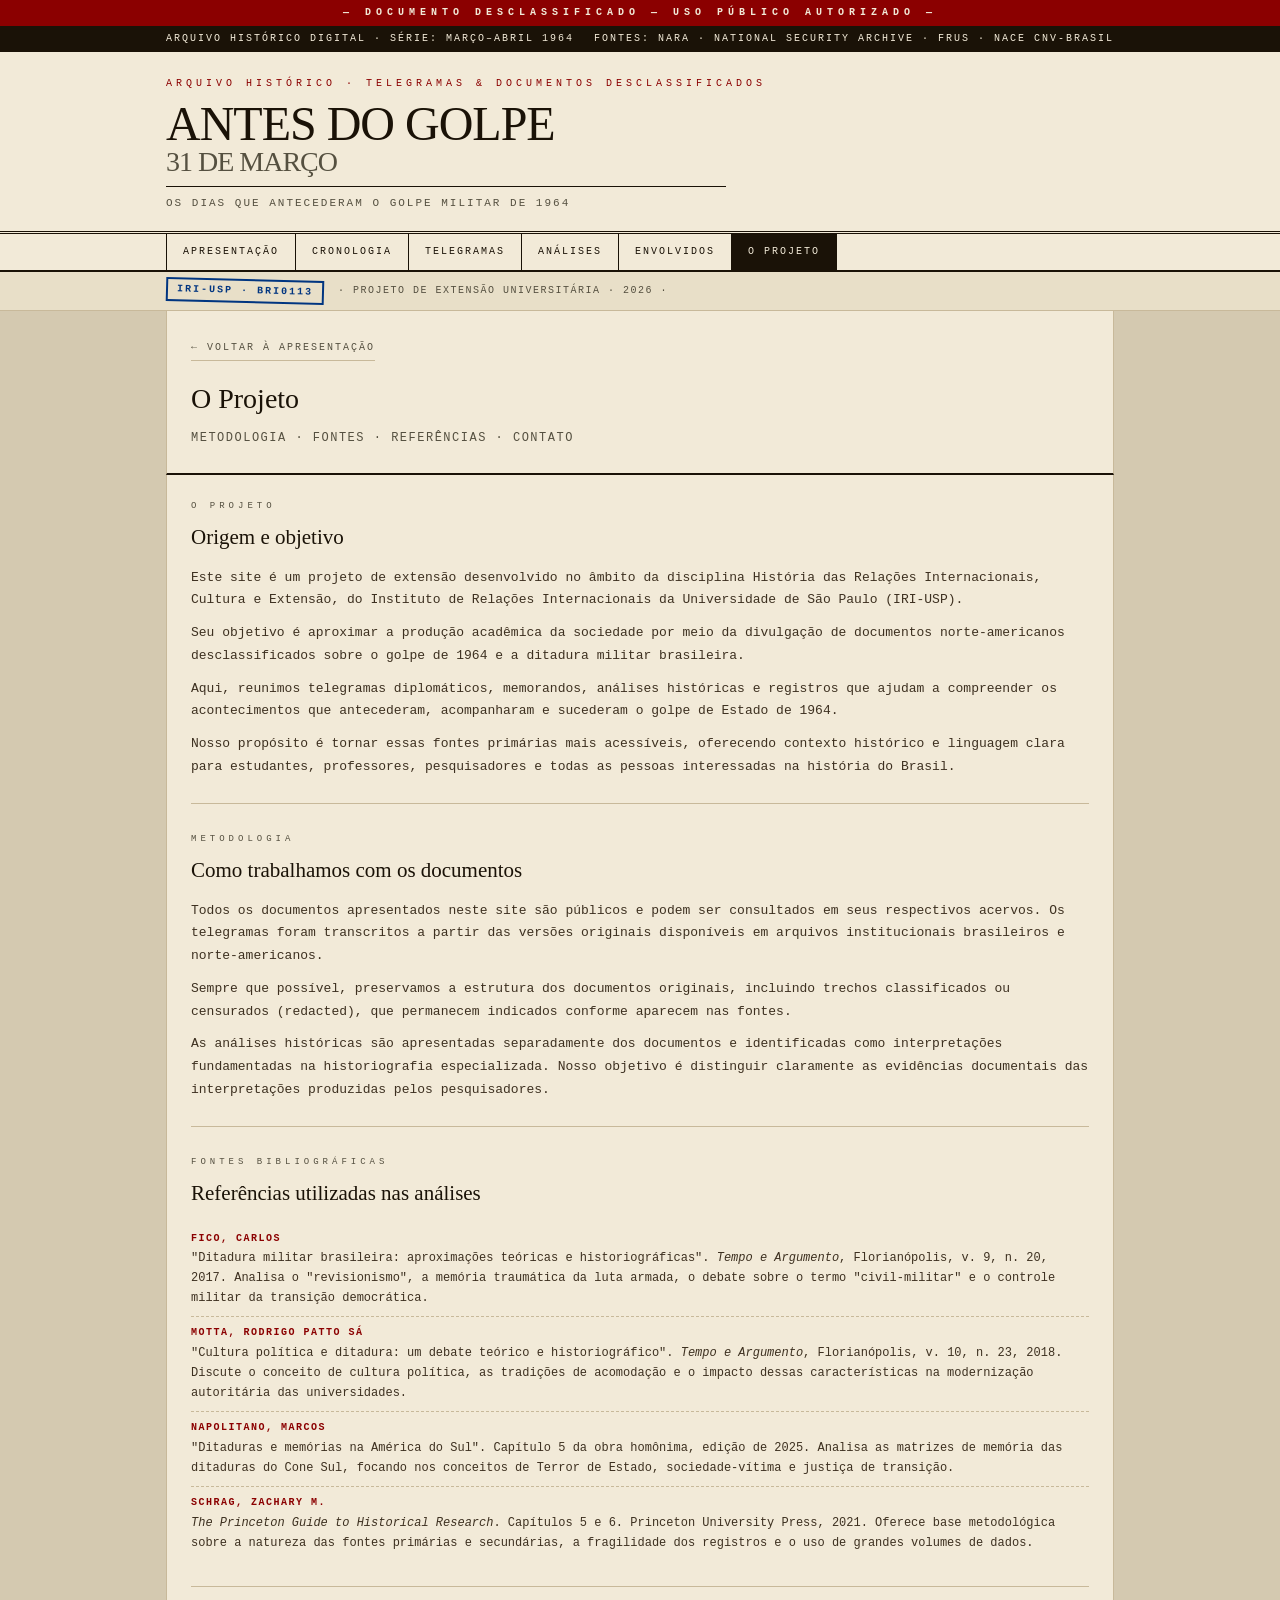
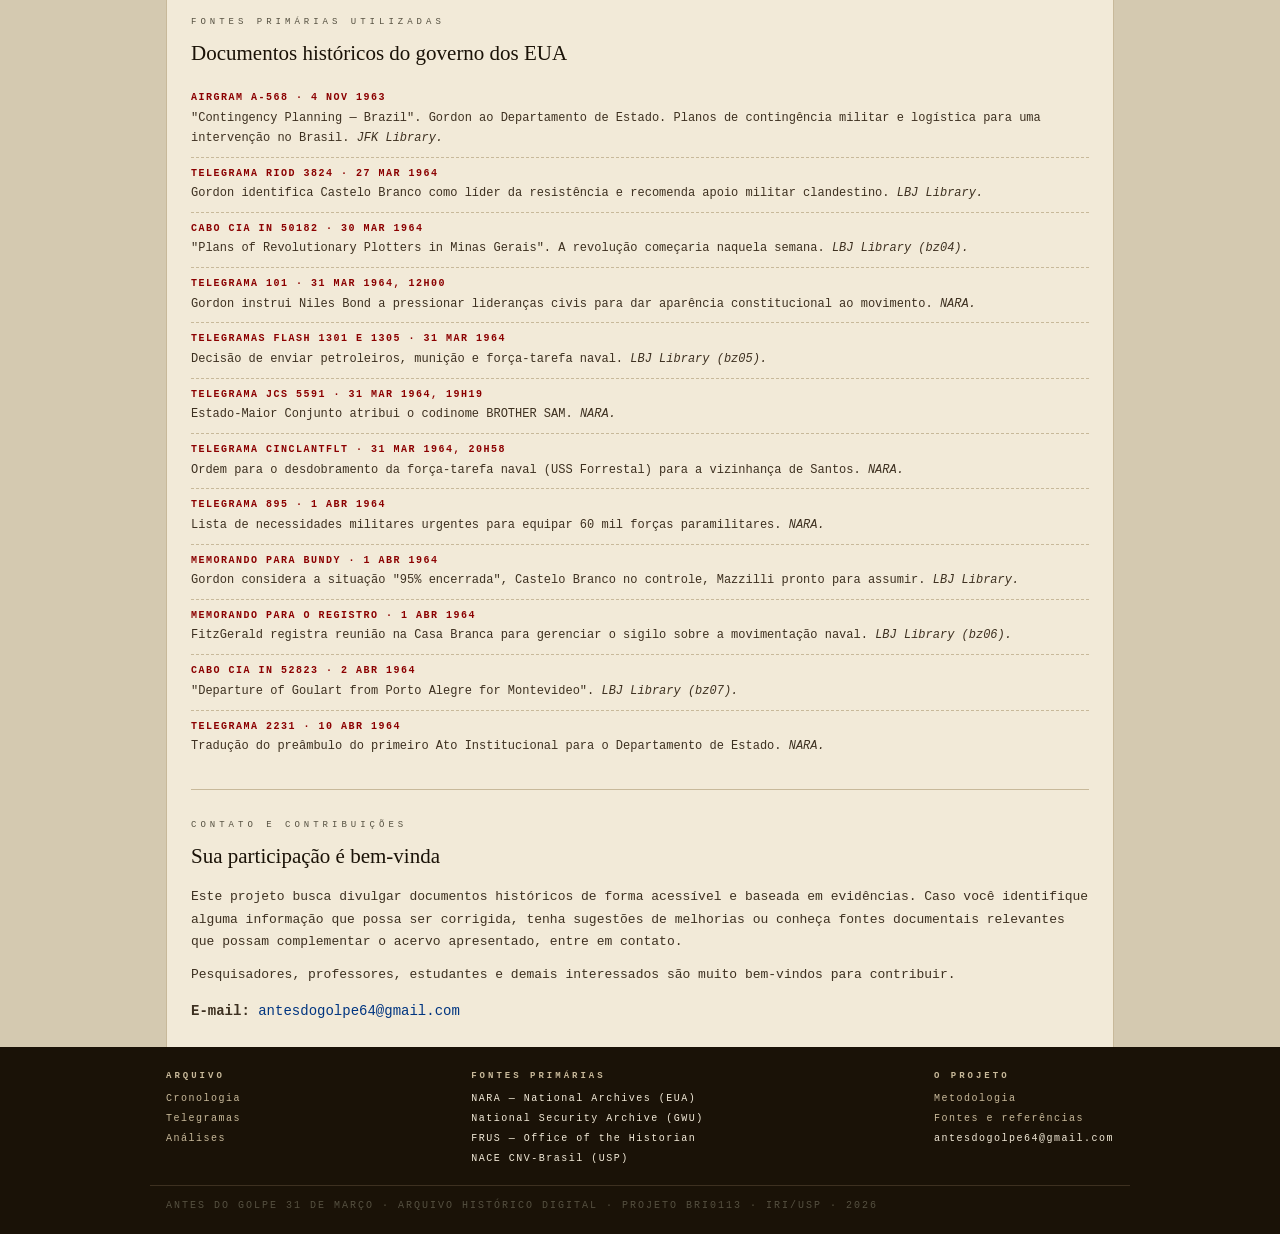
<file: pages/sobre.html>
<!DOCTYPE html>
<html lang="pt-BR">
<head>
  <meta charset="UTF-8">
  <meta name="viewport" content="width=device-width, initial-scale=1.0">
  <title>O Projeto · Antes do Golpe 31 de Março</title>
  <link rel="stylesheet" href="../css/style.css?v=2">
</head>
<body>
<div class="classify-bar">— documento desclassificado — uso público autorizado —</div>
<div class="meta-bar"><div class="container"><span>ARQUIVO HISTÓRICO DIGITAL · SÉRIE: MARÇO–ABRIL 1964</span><span>FONTES: NARA · NATIONAL SECURITY ARCHIVE · FRUS · NACE CNV-BRASIL</span></div></div>
<header class="site-header">
  <div class="container">
    <div class="header-left">
      <div class="header-eyebrow">arquivo histórico · telegramas & documentos desclassificados</div>
      <div class="site-title">ANTES DO GOLPE <span>31 DE MARÇO</span></div>
      <div class="site-subtitle">OS DIAS QUE ANTECEDERAM O GOLPE MILITAR DE 1964</div>
    </div>
  </div>
</header>
<nav class="site-nav">
  <div class="container">
    <a class="nav-item" href="../index.html">Apresentação</a>
    <a class="nav-item" href="cronologia.html">Cronologia</a>
    <a class="nav-item" href="telegramas.html">Telegramas</a>
    <a class="nav-item" href="analises.html">Análises</a>
    <a class="nav-item" href="envolvidos.html">Envolvidos</a>
    <a class="nav-item active" href="sobre.html">O Projeto</a>
  </div>
</nav>
<div class="stamp-row"><div class="container"><span class="stamp azul">IRI-USP · BRI0113</span><span>· PROJETO DE EXTENSÃO UNIVERSITÁRIA · 2026 ·</span></div></div>

<div class="container">
  <div class="page-header">
    <a class="back-link" href="../index.html">← Voltar à apresentação</a>
    <h1 style="font-family:Georgia,serif;font-size:28px;font-weight:normal;margin-bottom:8px;">O Projeto</h1>
    <p style="font-size:12px;color:var(--cinza);letter-spacing:1.5px;">METODOLOGIA · FONTES · REFERÊNCIAS · CONTATO</p>
  </div>

  <div class="page-content">
      <main class="sobre-main">

        <div class="sobre-section">
          <div class="sobre-section-label">O projeto</div>
          <h2>Origem e objetivo</h2>
          <p>Este site é um projeto de extensão desenvolvido no âmbito da disciplina História das Relações Internacionais, Cultura e Extensão, do Instituto de Relações Internacionais da Universidade de São Paulo (IRI-USP).</p>
          <p>Seu objetivo é aproximar a produção acadêmica da sociedade por meio da divulgação de documentos norte-americanos desclassificados sobre o golpe de 1964 e a ditadura militar brasileira.</p>
          <p>Aqui, reunimos telegramas diplomáticos, memorandos, análises históricas e registros que ajudam a compreender os acontecimentos que antecederam, acompanharam e sucederam o golpe de Estado de 1964.</p>
          <p>Nosso propósito é tornar essas fontes primárias mais acessíveis, oferecendo contexto histórico e linguagem clara para estudantes, professores, pesquisadores e todas as pessoas interessadas na história do Brasil.</p>
        </div>

        <div class="sobre-section">
          <div class="sobre-section-label">Metodologia</div>
          <h2>Como trabalhamos com os documentos</h2>
          <p>Todos os documentos apresentados neste site são públicos e podem ser consultados em seus respectivos acervos. Os telegramas foram transcritos a partir das versões originais disponíveis em arquivos institucionais brasileiros e norte-americanos.</p>
          <p>Sempre que possível, preservamos a estrutura dos documentos originais, incluindo trechos classificados ou censurados (redacted), que permanecem indicados conforme aparecem nas fontes.</p>
          <p>As análises históricas são apresentadas separadamente dos documentos e identificadas como interpretações fundamentadas na historiografia especializada. Nosso objetivo é distinguir claramente as evidências documentais das interpretações produzidas pelos pesquisadores.</p>
        </div>

        <div class="sobre-section">
          <div class="sobre-section-label">Fontes bibliográficas</div>
          <h2>Referências utilizadas nas análises</h2>
          <div class="fonte-item">
            <span class="fonte-sigla">FICO, Carlos</span>
            "Ditadura militar brasileira: aproximações teóricas e historiográficas". <em>Tempo e Argumento</em>, Florianópolis, v. 9, n. 20, 2017. Analisa o "revisionismo", a memória traumática da luta armada, o debate sobre o termo "civil-militar" e o controle militar da transição democrática.
          </div>
          <div class="fonte-item">
            <span class="fonte-sigla">MOTTA, Rodrigo Patto Sá</span>
            "Cultura política e ditadura: um debate teórico e historiográfico". <em>Tempo e Argumento</em>, Florianópolis, v. 10, n. 23, 2018. Discute o conceito de cultura política, as tradições de acomodação e o impacto dessas características na modernização autoritária das universidades.
          </div>
          <div class="fonte-item">
            <span class="fonte-sigla">NAPOLITANO, Marcos</span>
            "Ditaduras e memórias na América do Sul". Capítulo 5 da obra homônima, edição de 2025. Analisa as matrizes de memória das ditaduras do Cone Sul, focando nos conceitos de Terror de Estado, sociedade-vítima e justiça de transição.
          </div>
          <div class="fonte-item">
            <span class="fonte-sigla">SCHRAG, Zachary M.</span>
            <em>The Princeton Guide to Historical Research</em>. Capítulos 5 e 6. Princeton University Press, 2021. Oferece base metodológica sobre a natureza das fontes primárias e secundárias, a fragilidade dos registros e o uso de grandes volumes de dados.
          </div>
        </div>

        <div class="sobre-section">
          <div class="sobre-section-label">Fontes primárias utilizadas</div>
          <h2>Documentos históricos do governo dos EUA</h2>
          <div class="fonte-item"><span class="fonte-sigla">Airgram A-568 · 4 nov 1963</span>"Contingency Planning — Brazil". Gordon ao Departamento de Estado. Planos de contingência militar e logística para uma intervenção no Brasil. <em>JFK Library.</em></div>
          <div class="fonte-item"><span class="fonte-sigla">Telegrama RIOD 3824 · 27 mar 1964</span>Gordon identifica Castelo Branco como líder da resistência e recomenda apoio militar clandestino. <em>LBJ Library.</em></div>
          <div class="fonte-item"><span class="fonte-sigla">Cabo CIA IN 50182 · 30 mar 1964</span>"Plans of Revolutionary Plotters in Minas Gerais". A revolução começaria naquela semana. <em>LBJ Library (bz04).</em></div>
          <div class="fonte-item"><span class="fonte-sigla">Telegrama 101 · 31 mar 1964, 12h00</span>Gordon instrui Niles Bond a pressionar lideranças civis para dar aparência constitucional ao movimento. <em>NARA.</em></div>
          <div class="fonte-item"><span class="fonte-sigla">Telegramas FLASH 1301 e 1305 · 31 mar 1964</span>Decisão de enviar petroleiros, munição e força-tarefa naval. <em>LBJ Library (bz05).</em></div>
          <div class="fonte-item"><span class="fonte-sigla">Telegrama JCS 5591 · 31 mar 1964, 19h19</span>Estado-Maior Conjunto atribui o codinome BROTHER SAM. <em>NARA.</em></div>
          <div class="fonte-item"><span class="fonte-sigla">Telegrama CINCLANTFLT · 31 mar 1964, 20h58</span>Ordem para o desdobramento da força-tarefa naval (USS Forrestal) para a vizinhança de Santos. <em>NARA.</em></div>
          <div class="fonte-item"><span class="fonte-sigla">Telegrama 895 · 1 abr 1964</span>Lista de necessidades militares urgentes para equipar 60 mil forças paramilitares. <em>NARA.</em></div>
          <div class="fonte-item"><span class="fonte-sigla">Memorando para Bundy · 1 abr 1964</span>Gordon considera a situação "95% encerrada", Castelo Branco no controle, Mazzilli pronto para assumir. <em>LBJ Library.</em></div>
          <div class="fonte-item"><span class="fonte-sigla">Memorando para o Registro · 1 abr 1964</span>FitzGerald registra reunião na Casa Branca para gerenciar o sigilo sobre a movimentação naval. <em>LBJ Library (bz06).</em></div>
          <div class="fonte-item"><span class="fonte-sigla">Cabo CIA IN 52823 · 2 abr 1964</span>"Departure of Goulart from Porto Alegre for Montevideo". <em>LBJ Library (bz07).</em></div>
          <div class="fonte-item"><span class="fonte-sigla">Telegrama 2231 · 10 abr 1964</span>Tradução do preâmbulo do primeiro Ato Institucional para o Departamento de Estado. <em>NARA.</em></div>
        </div>

        <div class="sobre-section">
          <div class="sobre-section-label">Contato e contribuições</div>
          <h2>Sua participação é bem-vinda</h2>
          <p>Este projeto busca divulgar documentos históricos de forma acessível e baseada em evidências. Caso você identifique alguma informação que possa ser corrigida, tenha sugestões de melhorias ou conheça fontes documentais relevantes que possam complementar o acervo apresentado, entre em contato.</p>
          <p>Pesquisadores, professores, estudantes e demais interessados são muito bem-vindos para contribuir.</p>
          <p style="margin-top:12px;font-size:14px;"><strong>E-mail:</strong> <a href="mailto:antesdogolpe64@gmail.com" style="color:var(--azul);">antesdogolpe64@gmail.com</a></p>
        </div>

      </main>
  </div>
</div>

<footer class="site-footer">
  <div class="container">
    <div class="footer-col"><strong>Arquivo</strong><a href="cronologia.html">Cronologia</a><br><a href="telegramas.html">Telegramas</a><br><a href="analises.html">Análises</a></div>
    <div class="footer-col"><strong>Fontes primárias</strong>NARA — National Archives (EUA)<br>National Security Archive (GWU)<br>FRUS — Office of the Historian<br>NACE CNV-Brasil (USP)</div>
    <div class="footer-col"><strong>O Projeto</strong><a href="sobre.html">Metodologia</a><br><a href="sobre.html">Fontes e referências</a><br>antesdogolpe64@gmail.com</div>
  </div>
  <div class="footer-bottom container">ANTES DO GOLPE 31 DE MARÇO · ARQUIVO HISTÓRICO DIGITAL · PROJETO BRI0113 · IRI/USP · 2026</div>
</footer>
</body>
</html>
</file>
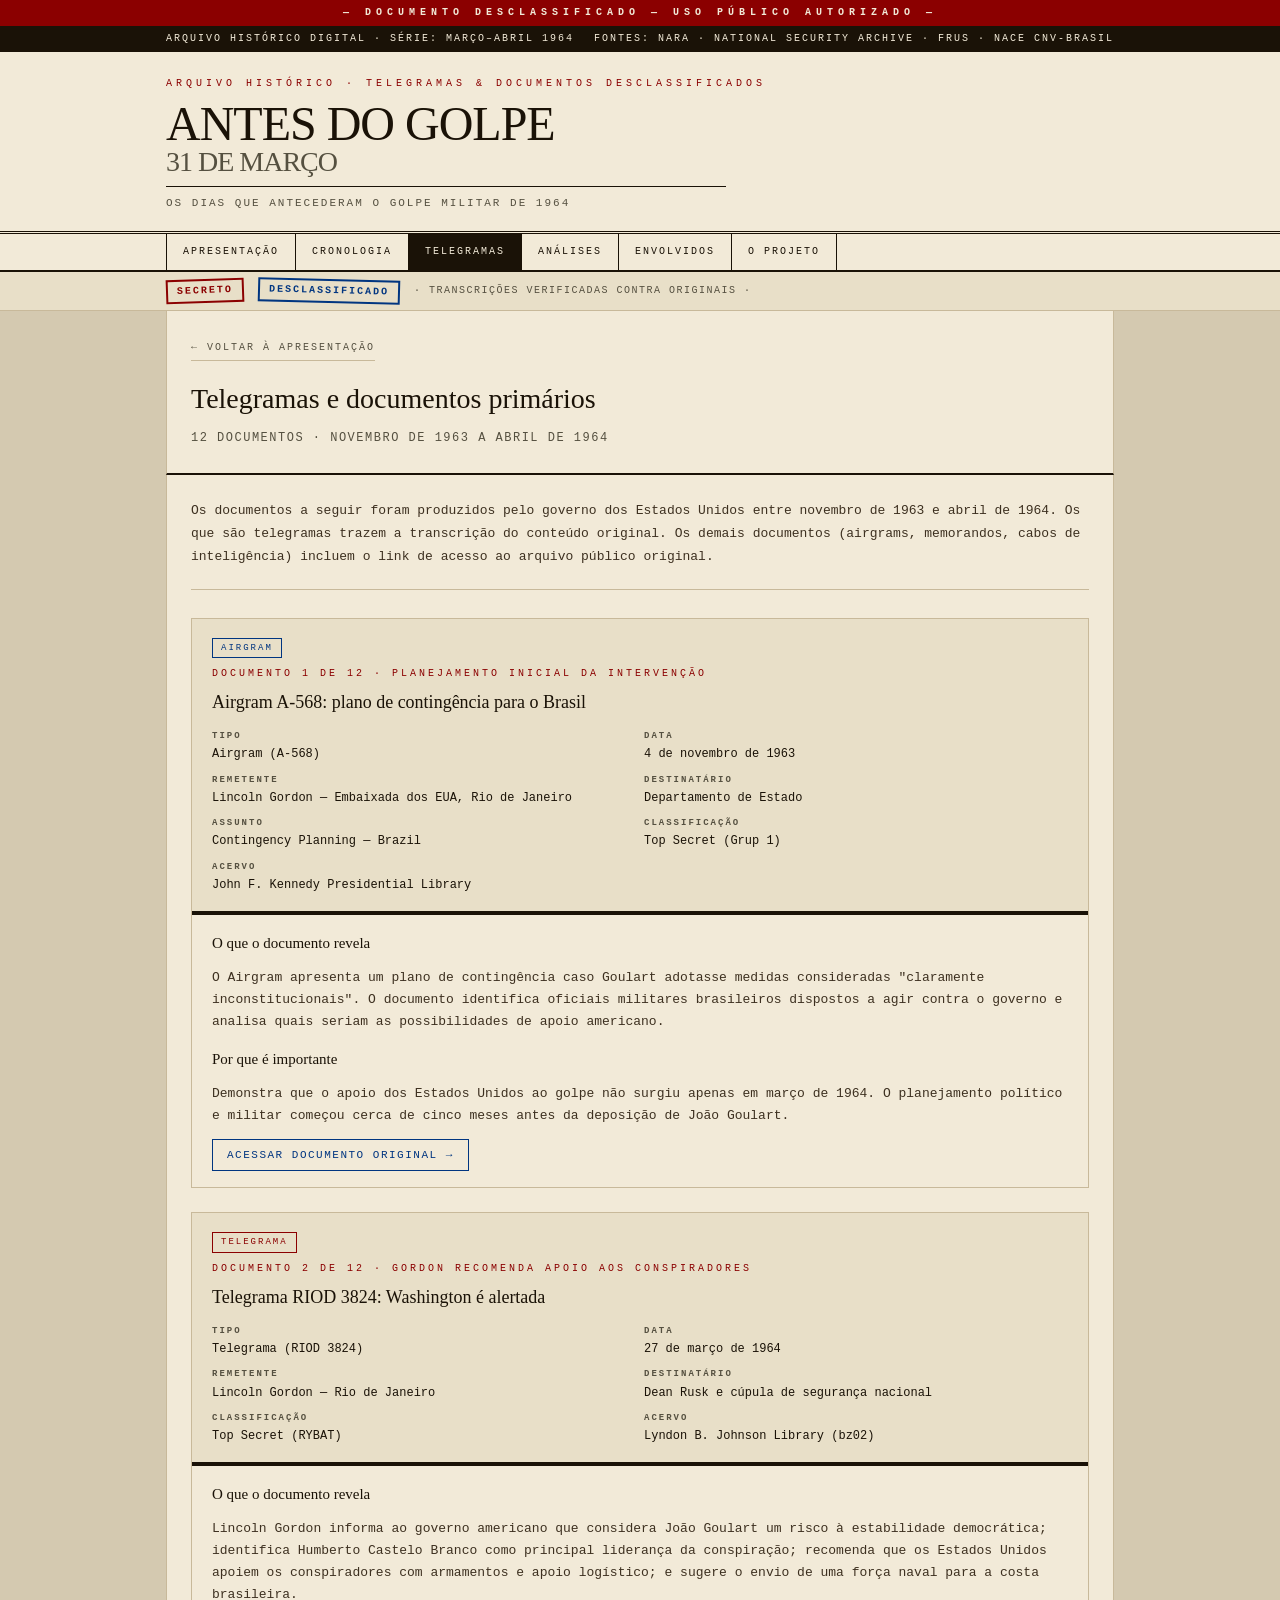
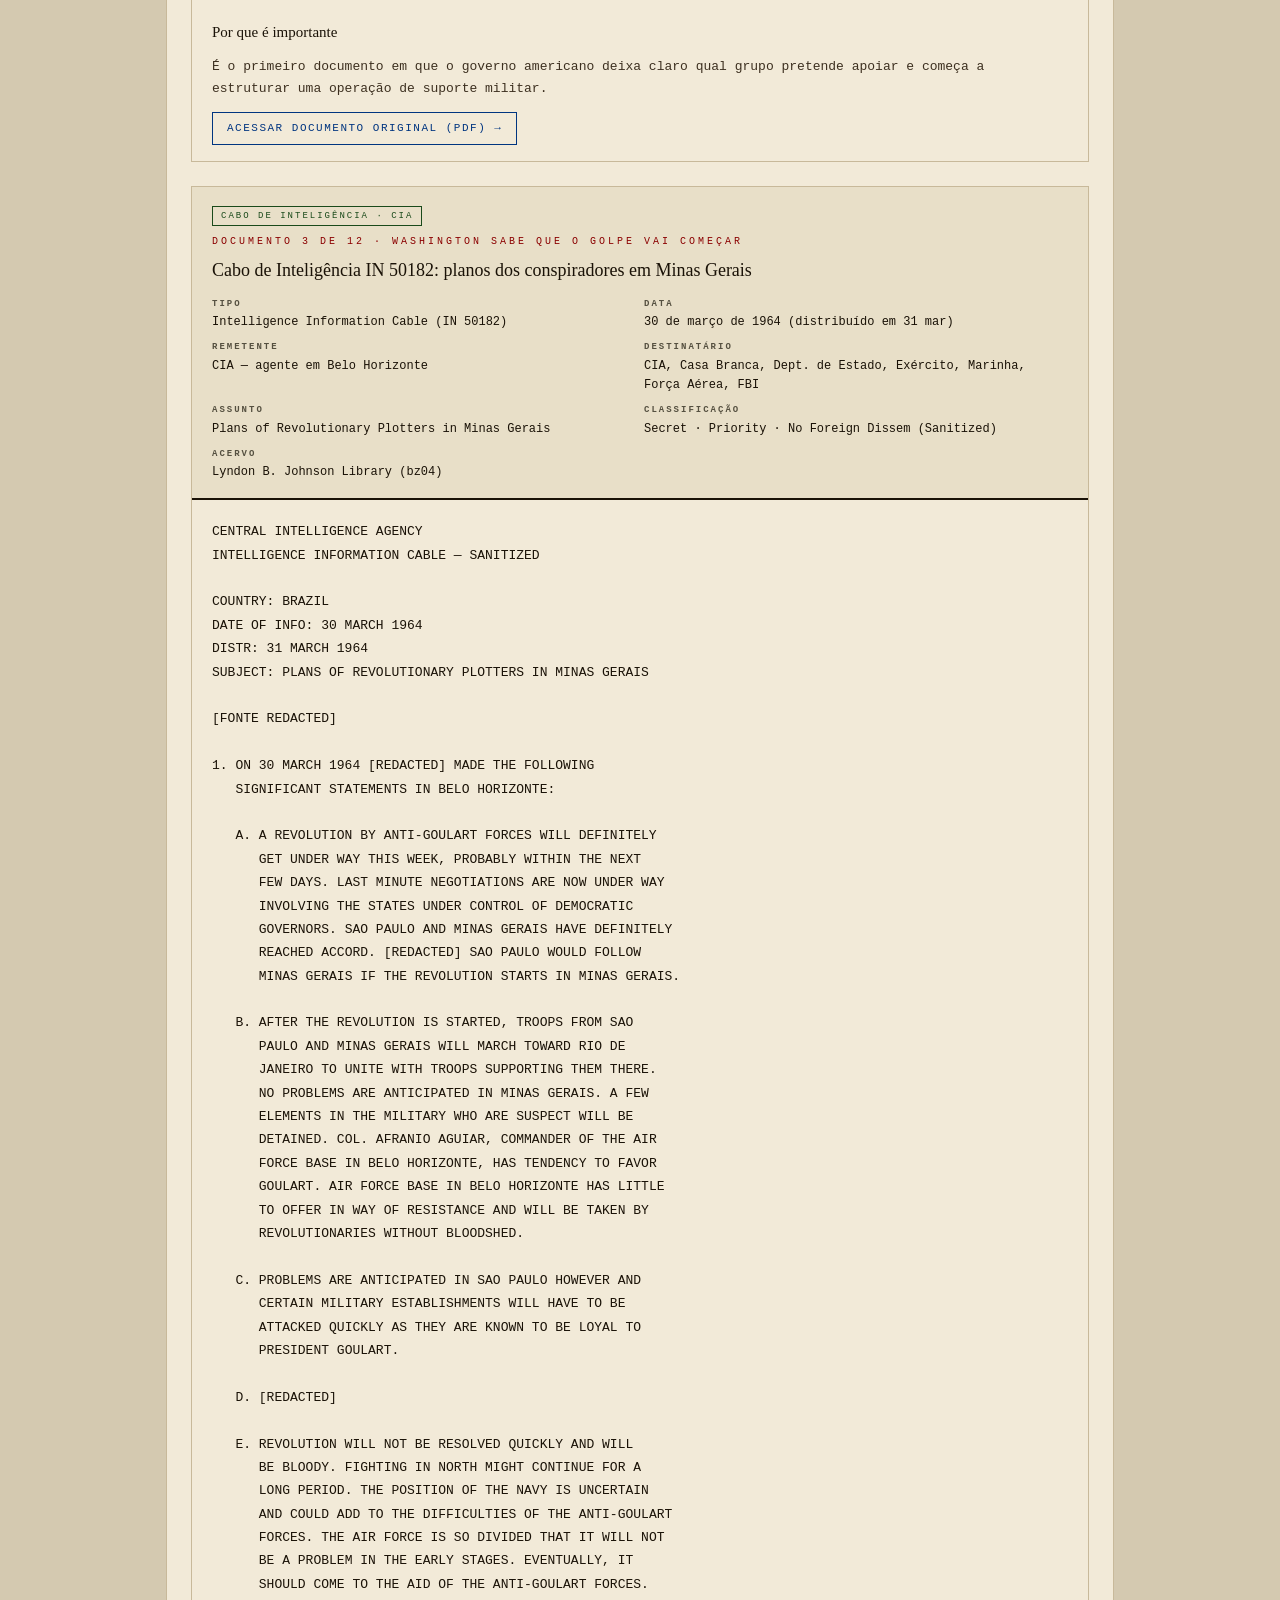
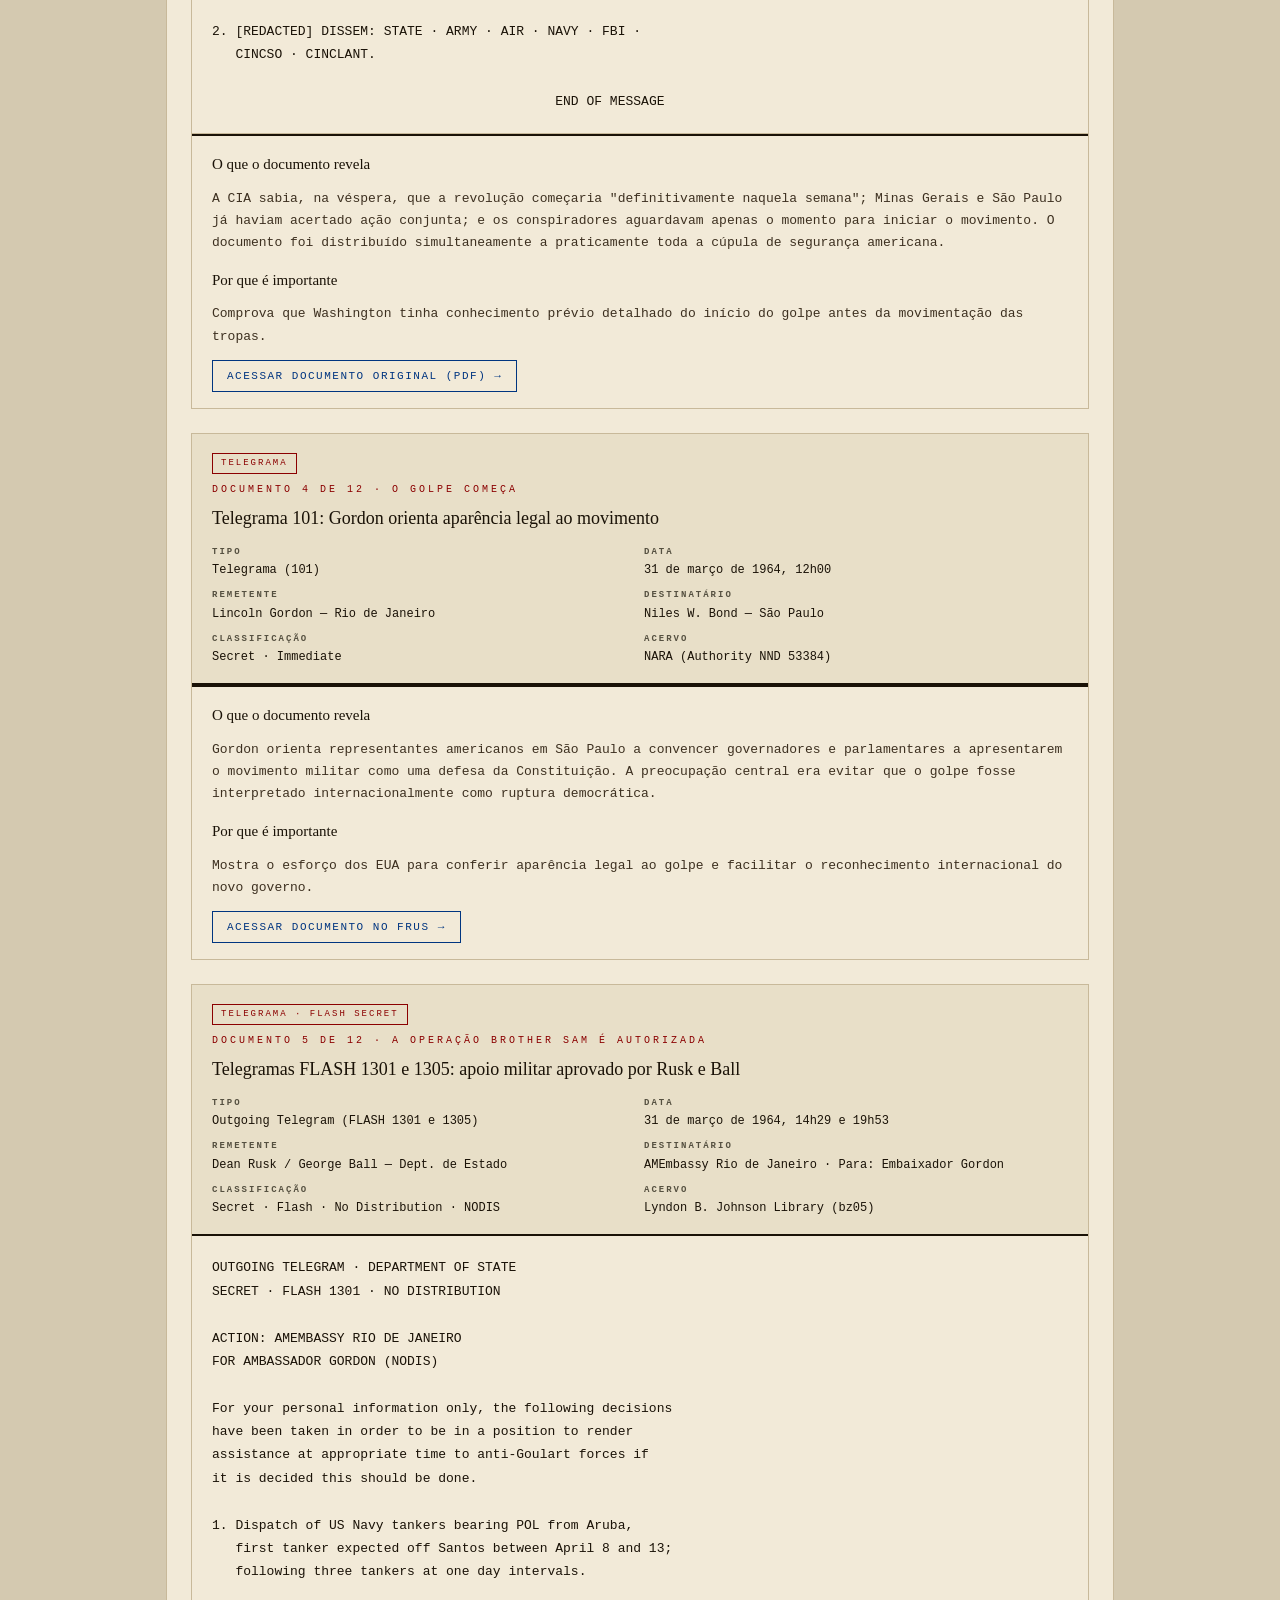
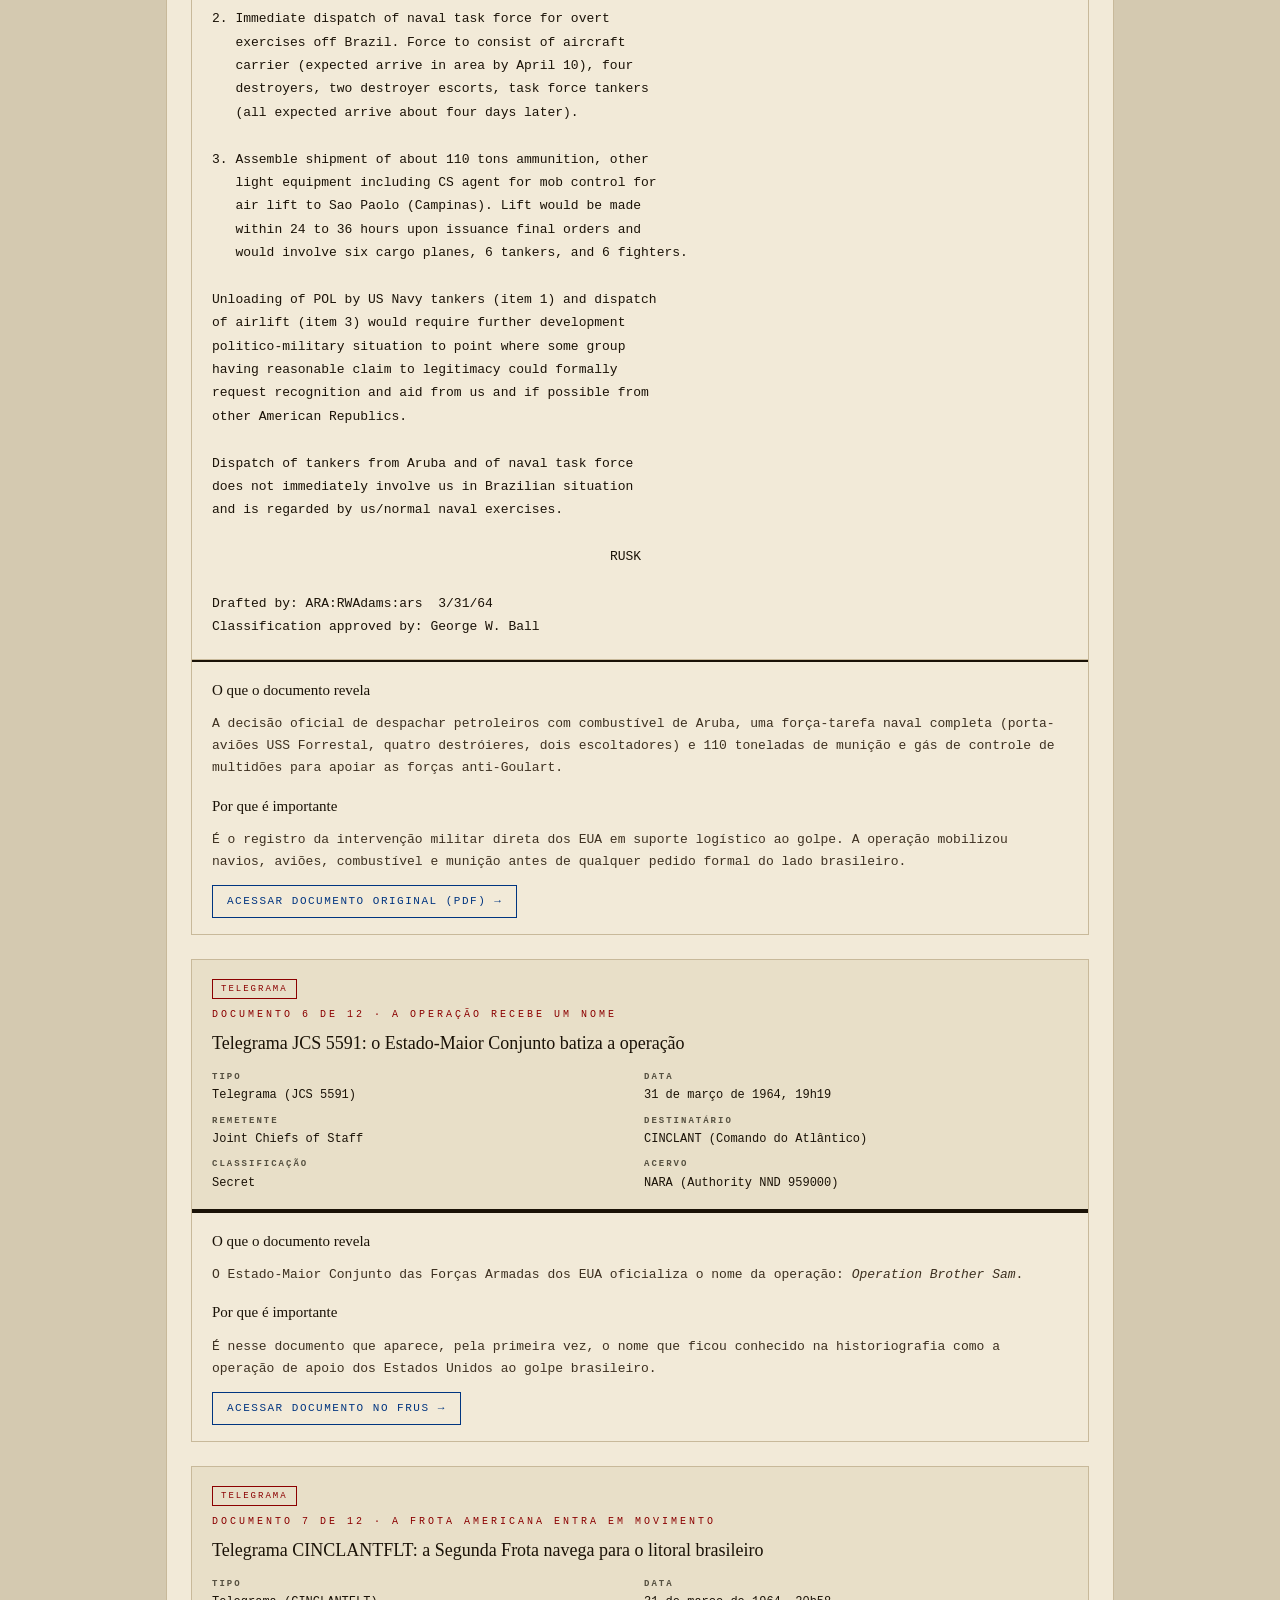
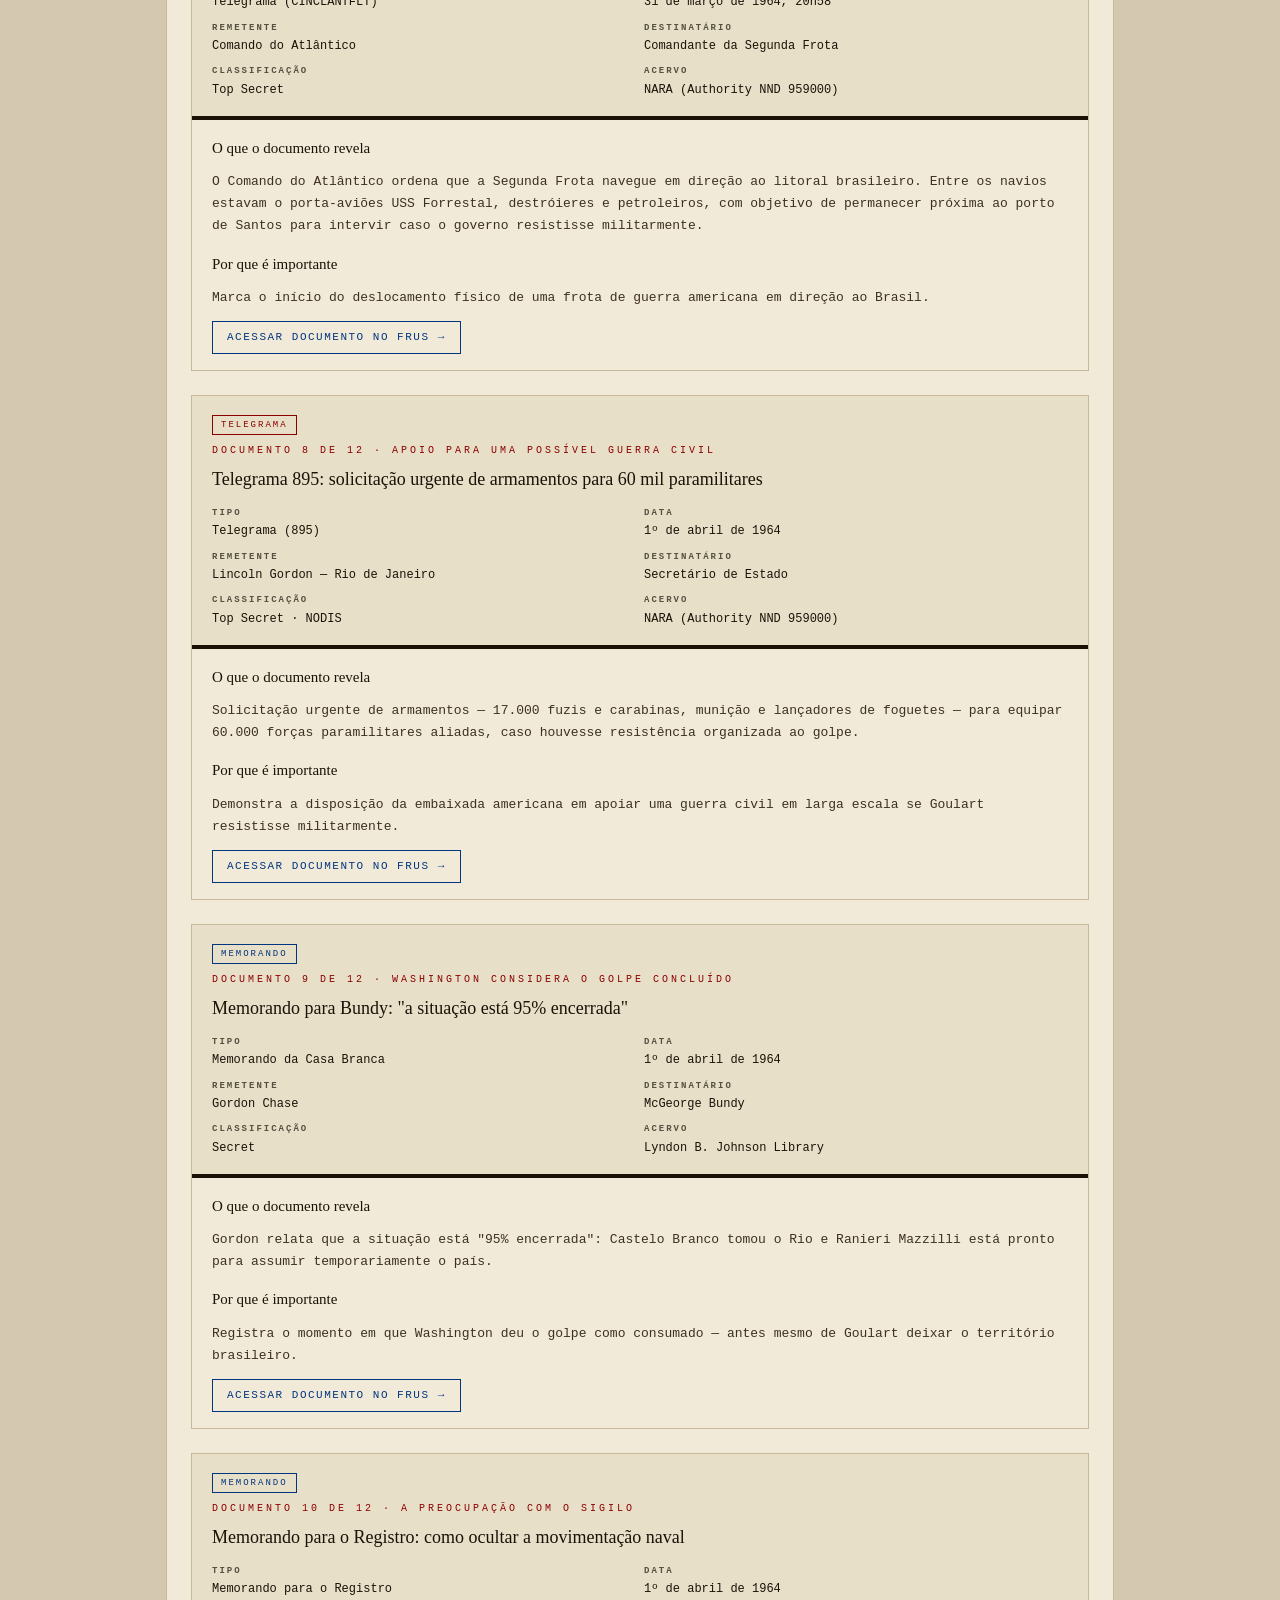
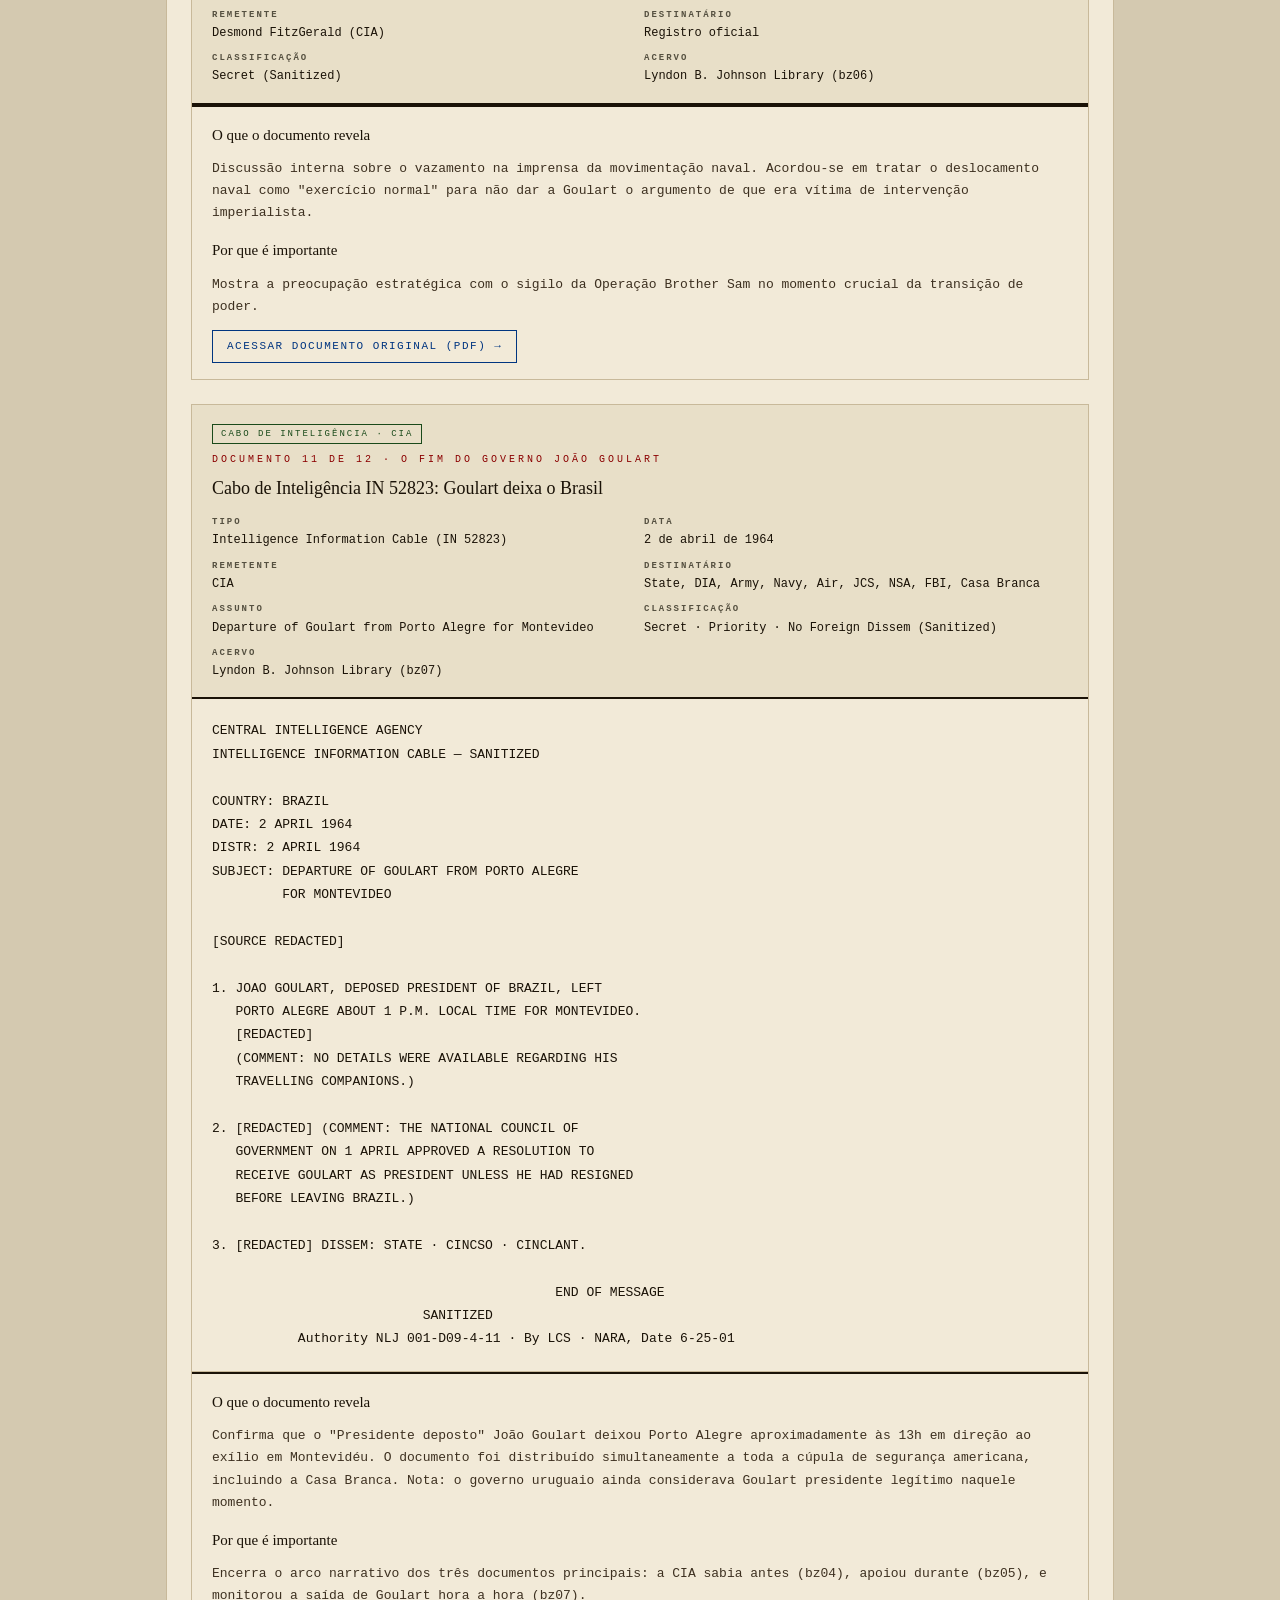
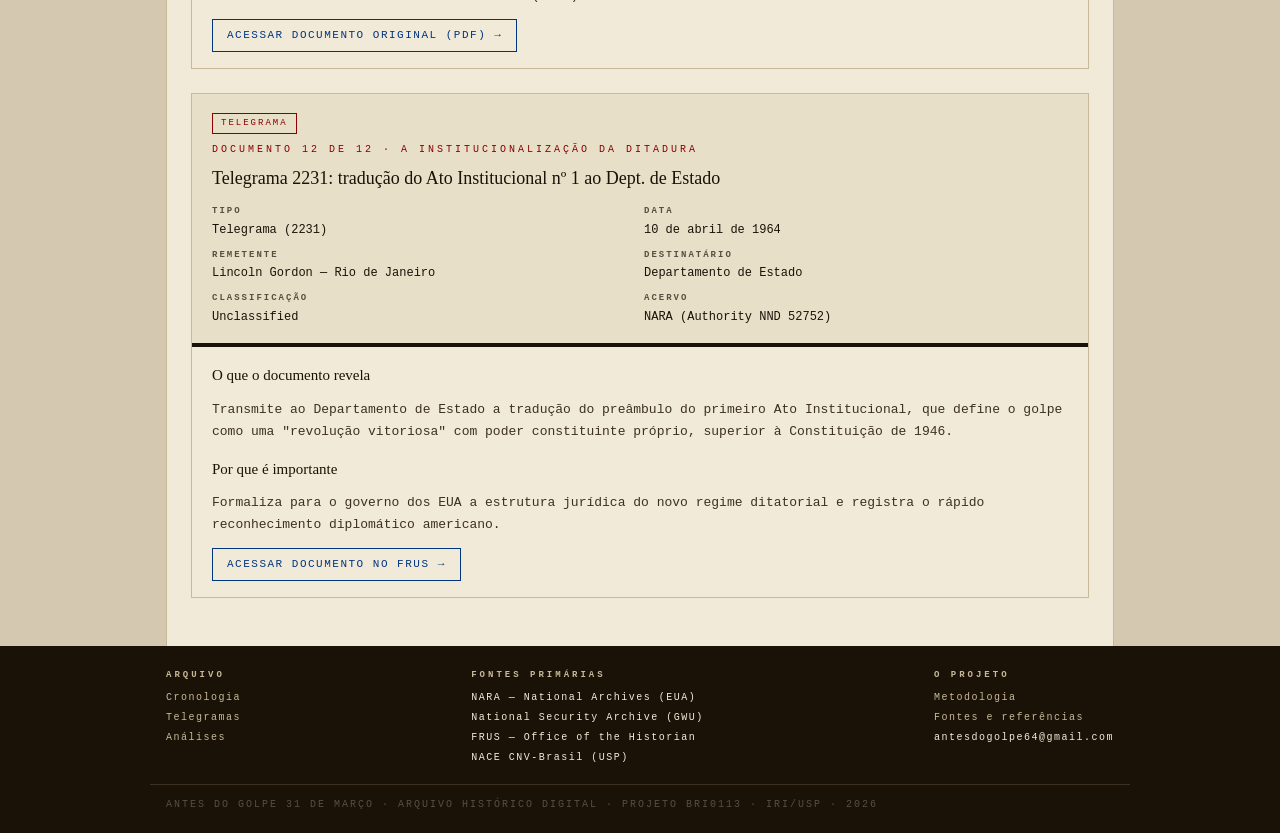
<file: pages/telegramas.html>
<!DOCTYPE html>
<html lang="pt-BR">
<head>
  <meta charset="UTF-8">
  <meta name="viewport" content="width=device-width, initial-scale=1.0">
  <title>Telegramas · Antes do Golpe 31 de Março</title>
  <link rel="stylesheet" href="../css/style.css?v=2">
  <style>
    .link-acesso {
      display: inline-block;
      margin-top: 12px;
      font-size: 11px;
      letter-spacing: 1.5px;
      text-transform: uppercase;
      color: var(--azul);
      border: 1px solid var(--azul);
      padding: 6px 14px;
      text-decoration: none;
    }
    .link-acesso:hover { background: var(--azul); color: var(--papel); }
    .doc-tipo-badge {
      display: inline-block;
      font-size: 9px;
      letter-spacing: 2px;
      text-transform: uppercase;
      border: 1px solid var(--papel-borda);
      padding: 2px 8px;
      margin-bottom: 8px;
      color: var(--cinza);
    }
    .doc-tipo-badge.telegrama { border-color: var(--vermelho); color: var(--vermelho); }
    .doc-tipo-badge.cabo { border-color: var(--verde); color: var(--verde); }
    .doc-tipo-badge.memorando { border-color: var(--azul); color: var(--azul); }
  </style>
</head>
<body>
<div class="classify-bar">— documento desclassificado — uso público autorizado —</div>
<div class="meta-bar"><div class="container"><span>ARQUIVO HISTÓRICO DIGITAL · SÉRIE: MARÇO–ABRIL 1964</span><span>FONTES: NARA · NATIONAL SECURITY ARCHIVE · FRUS · NACE CNV-BRASIL</span></div></div>
<header class="site-header">
  <div class="container">
    <div class="header-left">
      <div class="header-eyebrow">arquivo histórico · telegramas & documentos desclassificados</div>
      <div class="site-title">ANTES DO GOLPE <span>31 DE MARÇO</span></div>
      <div class="site-subtitle">OS DIAS QUE ANTECEDERAM O GOLPE MILITAR DE 1964</div>
    </div>
  </div>
</header>
<nav class="site-nav">
  <div class="container">
    <a class="nav-item" href="../index.html">Apresentação</a>
    <a class="nav-item" href="cronologia.html">Cronologia</a>
    <a class="nav-item active" href="telegramas.html">Telegramas</a>
    <a class="nav-item" href="analises.html">Análises</a>
    <a class="nav-item" href="envolvidos.html">Envolvidos</a>
    <a class="nav-item" href="sobre.html">O Projeto</a>
  </div>
</nav>
<div class="stamp-row"><div class="container"><span class="stamp">SECRETO</span><span class="stamp azul">DESCLASSIFICADO</span><span>· TRANSCRIÇÕES VERIFICADAS CONTRA ORIGINAIS ·</span></div></div>

<div class="container">
  <div class="page-header">
    <a class="back-link" href="../index.html">← Voltar à apresentação</a>
    <h1 style="font-family:Georgia,serif;font-size:28px;font-weight:normal;margin-bottom:8px;">Telegramas e documentos primários</h1>
    <p style="font-size:12px;color:var(--cinza);letter-spacing:1.5px;">12 DOCUMENTOS · NOVEMBRO DE 1963 A ABRIL DE 1964</p>
  </div>

  <div class="page-content">
    <p style="font-size:13px;line-height:1.8;color:var(--tinta-suave);margin-bottom:28px;border-bottom:1px solid var(--papel-borda);padding-bottom:20px;">Os documentos a seguir foram produzidos pelo governo dos Estados Unidos entre novembro de 1963 e abril de 1964. Os que são telegramas trazem a transcrição do conteúdo original. Os demais documentos (airgrams, memorandos, cabos de inteligência) incluem o link de acesso ao arquivo público original.</p>

    <!-- DOC 1 -->
    <div class="telegrama-doc">
      <div class="telegrama-doc-header">
        <span class="doc-tipo-badge memorando">Airgram</span>
        <div style="font-size:10px;letter-spacing:3px;color:var(--vermelho);margin-bottom:6px;text-transform:uppercase;">Documento 1 de 12 · Planejamento inicial da intervenção</div>
        <div style="font-family:Georgia,serif;font-size:18px;margin-bottom:12px;">Airgram A-568: plano de contingência para o Brasil</div>
        <div class="telegrama-doc-grid">
          <div class="telegrama-doc-field"><strong>Tipo</strong>Airgram (A-568)</div>
          <div class="telegrama-doc-field"><strong>Data</strong>4 de novembro de 1963</div>
          <div class="telegrama-doc-field"><strong>Remetente</strong>Lincoln Gordon — Embaixada dos EUA, Rio de Janeiro</div>
          <div class="telegrama-doc-field"><strong>Destinatário</strong>Departamento de Estado</div>
          <div class="telegrama-doc-field"><strong>Assunto</strong>Contingency Planning — Brazil</div>
          <div class="telegrama-doc-field"><strong>Classificação</strong>Top Secret (Grup 1)</div>
          <div class="telegrama-doc-field"><strong>Acervo</strong>John F. Kennedy Presidential Library</div>
        </div>
      </div>
      <div class="telegrama-doc-analysis">
        <h3>O que o documento revela</h3>
        <p>O Airgram apresenta um plano de contingência caso Goulart adotasse medidas consideradas "claramente inconstitucionais". O documento identifica oficiais militares brasileiros dispostos a agir contra o governo e analisa quais seriam as possibilidades de apoio americano.</p>
        <h3 style="margin-top:14px;">Por que é importante</h3>
        <p>Demonstra que o apoio dos Estados Unidos ao golpe não surgiu apenas em março de 1964. O planejamento político e militar começou cerca de cinco meses antes da deposição de João Goulart.</p>
        <a href="https://nacecnv-brasil.prceu.usp.br/eua-e-ditadura/br-sp-iri-usp-eua-cp-rcm-g64-1963-11-04/" target="_blank" rel="noopener" class="link-acesso">Acessar documento original →</a>
      </div>
    </div>

    <!-- DOC 2 -->
    <div class="telegrama-doc">
      <div class="telegrama-doc-header">
        <span class="doc-tipo-badge telegrama">Telegrama</span>
        <div style="font-size:10px;letter-spacing:3px;color:var(--vermelho);margin-bottom:6px;text-transform:uppercase;">Documento 2 de 12 · Gordon recomenda apoio aos conspiradores</div>
        <div style="font-family:Georgia,serif;font-size:18px;margin-bottom:12px;">Telegrama RIOD 3824: Washington é alertada</div>
        <div class="telegrama-doc-grid">
          <div class="telegrama-doc-field"><strong>Tipo</strong>Telegrama (RIOD 3824)</div>
          <div class="telegrama-doc-field"><strong>Data</strong>27 de março de 1964</div>
          <div class="telegrama-doc-field"><strong>Remetente</strong>Lincoln Gordon — Rio de Janeiro</div>
          <div class="telegrama-doc-field"><strong>Destinatário</strong>Dean Rusk e cúpula de segurança nacional</div>
          <div class="telegrama-doc-field"><strong>Classificação</strong>Top Secret (RYBAT)</div>
          <div class="telegrama-doc-field"><strong>Acervo</strong>Lyndon B. Johnson Library (bz02)</div>
        </div>
      </div>
      <div class="telegrama-doc-analysis">
        <h3>O que o documento revela</h3>
        <p>Lincoln Gordon informa ao governo americano que considera João Goulart um risco à estabilidade democrática; identifica Humberto Castelo Branco como principal liderança da conspiração; recomenda que os Estados Unidos apoiem os conspiradores com armamentos e apoio logístico; e sugere o envio de uma força naval para a costa brasileira.</p>
        <h3 style="margin-top:14px;">Por que é importante</h3>
        <p>É o primeiro documento em que o governo americano deixa claro qual grupo pretende apoiar e começa a estruturar uma operação de suporte militar.</p>
        <a href="https://nsarchive2.gwu.edu/NSAEBB/NSAEBB118/bz02.pdf" target="_blank" rel="noopener" class="link-acesso">Acessar documento original (PDF) →</a>
      </div>
    </div>

    <!-- DOC 3 — TRANSCRIÇÃO -->
    <div class="telegrama-doc">
      <div class="telegrama-doc-header">
        <span class="doc-tipo-badge cabo">Cabo de inteligência · CIA</span>
        <div style="font-size:10px;letter-spacing:3px;color:var(--vermelho);margin-bottom:6px;text-transform:uppercase;">Documento 3 de 12 · Washington sabe que o golpe vai começar</div>
        <div style="font-family:Georgia,serif;font-size:18px;margin-bottom:12px;">Cabo de Inteligência IN 50182: planos dos conspiradores em Minas Gerais</div>
        <div class="telegrama-doc-grid">
          <div class="telegrama-doc-field"><strong>Tipo</strong>Intelligence Information Cable (IN 50182)</div>
          <div class="telegrama-doc-field"><strong>Data</strong>30 de março de 1964 (distribuído em 31 mar)</div>
          <div class="telegrama-doc-field"><strong>Remetente</strong>CIA — agente em Belo Horizonte</div>
          <div class="telegrama-doc-field"><strong>Destinatário</strong>CIA, Casa Branca, Dept. de Estado, Exército, Marinha, Força Aérea, FBI</div>
          <div class="telegrama-doc-field"><strong>Assunto</strong>Plans of Revolutionary Plotters in Minas Gerais</div>
          <div class="telegrama-doc-field"><strong>Classificação</strong>Secret · Priority · No Foreign Dissem (Sanitized)</div>
          <div class="telegrama-doc-field"><strong>Acervo</strong>Lyndon B. Johnson Library (bz04)</div>
        </div>
      </div>
      <div class="telegrama-doc-body">CENTRAL INTELLIGENCE AGENCY
INTELLIGENCE INFORMATION CABLE — SANITIZED

COUNTRY: BRAZIL
DATE OF INFO: 30 MARCH 1964
DISTR: 31 MARCH 1964
SUBJECT: PLANS OF REVOLUTIONARY PLOTTERS IN MINAS GERAIS

[FONTE REDACTED]

1. ON 30 MARCH 1964 [REDACTED] MADE THE FOLLOWING
   SIGNIFICANT STATEMENTS IN BELO HORIZONTE:

   A. A REVOLUTION BY ANTI-GOULART FORCES WILL DEFINITELY
      GET UNDER WAY THIS WEEK, PROBABLY WITHIN THE NEXT
      FEW DAYS. LAST MINUTE NEGOTIATIONS ARE NOW UNDER WAY
      INVOLVING THE STATES UNDER CONTROL OF DEMOCRATIC
      GOVERNORS. SAO PAULO AND MINAS GERAIS HAVE DEFINITELY
      REACHED ACCORD. [REDACTED] SAO PAULO WOULD FOLLOW
      MINAS GERAIS IF THE REVOLUTION STARTS IN MINAS GERAIS.

   B. AFTER THE REVOLUTION IS STARTED, TROOPS FROM SAO
      PAULO AND MINAS GERAIS WILL MARCH TOWARD RIO DE
      JANEIRO TO UNITE WITH TROOPS SUPPORTING THEM THERE.
      NO PROBLEMS ARE ANTICIPATED IN MINAS GERAIS. A FEW
      ELEMENTS IN THE MILITARY WHO ARE SUSPECT WILL BE
      DETAINED. COL. AFRANIO AGUIAR, COMMANDER OF THE AIR
      FORCE BASE IN BELO HORIZONTE, HAS TENDENCY TO FAVOR
      GOULART. AIR FORCE BASE IN BELO HORIZONTE HAS LITTLE
      TO OFFER IN WAY OF RESISTANCE AND WILL BE TAKEN BY
      REVOLUTIONARIES WITHOUT BLOODSHED.

   C. PROBLEMS ARE ANTICIPATED IN SAO PAULO HOWEVER AND
      CERTAIN MILITARY ESTABLISHMENTS WILL HAVE TO BE
      ATTACKED QUICKLY AS THEY ARE KNOWN TO BE LOYAL TO
      PRESIDENT GOULART.

   D. [REDACTED]

   E. REVOLUTION WILL NOT BE RESOLVED QUICKLY AND WILL
      BE BLOODY. FIGHTING IN NORTH MIGHT CONTINUE FOR A
      LONG PERIOD. THE POSITION OF THE NAVY IS UNCERTAIN
      AND COULD ADD TO THE DIFFICULTIES OF THE ANTI-GOULART
      FORCES. THE AIR FORCE IS SO DIVIDED THAT IT WILL NOT
      BE A PROBLEM IN THE EARLY STAGES. EVENTUALLY, IT
      SHOULD COME TO THE AID OF THE ANTI-GOULART FORCES.

2. [REDACTED] DISSEM: STATE · ARMY · AIR · NAVY · FBI ·
   CINCSO · CINCLANT.

                                            END OF MESSAGE</div>
      <div class="telegrama-doc-analysis">
        <h3>O que o documento revela</h3>
        <p>A CIA sabia, na véspera, que a revolução começaria "definitivamente naquela semana"; Minas Gerais e São Paulo já haviam acertado ação conjunta; e os conspiradores aguardavam apenas o momento para iniciar o movimento. O documento foi distribuído simultaneamente a praticamente toda a cúpula de segurança americana.</p>
        <h3 style="margin-top:14px;">Por que é importante</h3>
        <p>Comprova que Washington tinha conhecimento prévio detalhado do início do golpe antes da movimentação das tropas.</p>
        <a href="https://nsarchive2.gwu.edu/NSAEBB/NSAEBB118/bz04.pdf" target="_blank" rel="noopener" class="link-acesso">Acessar documento original (PDF) →</a>
      </div>
    </div>

    <!-- DOC 4 -->
    <div class="telegrama-doc">
      <div class="telegrama-doc-header">
        <span class="doc-tipo-badge telegrama">Telegrama</span>
        <div style="font-size:10px;letter-spacing:3px;color:var(--vermelho);margin-bottom:6px;text-transform:uppercase;">Documento 4 de 12 · O golpe começa</div>
        <div style="font-family:Georgia,serif;font-size:18px;margin-bottom:12px;">Telegrama 101: Gordon orienta aparência legal ao movimento</div>
        <div class="telegrama-doc-grid">
          <div class="telegrama-doc-field"><strong>Tipo</strong>Telegrama (101)</div>
          <div class="telegrama-doc-field"><strong>Data</strong>31 de março de 1964, 12h00</div>
          <div class="telegrama-doc-field"><strong>Remetente</strong>Lincoln Gordon — Rio de Janeiro</div>
          <div class="telegrama-doc-field"><strong>Destinatário</strong>Niles W. Bond — São Paulo</div>
          <div class="telegrama-doc-field"><strong>Classificação</strong>Secret · Immediate</div>
          <div class="telegrama-doc-field"><strong>Acervo</strong>NARA (Authority NND 53384)</div>
        </div>
      </div>
      <div class="telegrama-doc-analysis">
        <h3>O que o documento revela</h3>
        <p>Gordon orienta representantes americanos em São Paulo a convencer governadores e parlamentares a apresentarem o movimento militar como uma defesa da Constituição. A preocupação central era evitar que o golpe fosse interpretado internacionalmente como ruptura democrática.</p>
        <h3 style="margin-top:14px;">Por que é importante</h3>
        <p>Mostra o esforço dos EUA para conferir aparência legal ao golpe e facilitar o reconhecimento internacional do novo governo.</p>
        <a href="https://history.state.gov/historicaldocuments/frus1964-68v31/d191" target="_blank" rel="noopener" class="link-acesso">Acessar documento no FRUS →</a>
      </div>
    </div>

    <!-- DOC 5 — TRANSCRIÇÃO -->
    <div class="telegrama-doc">
      <div class="telegrama-doc-header">
        <span class="doc-tipo-badge telegrama">Telegrama · Flash Secret</span>
        <div style="font-size:10px;letter-spacing:3px;color:var(--vermelho);margin-bottom:6px;text-transform:uppercase;">Documento 5 de 12 · A Operação Brother Sam é autorizada</div>
        <div style="font-family:Georgia,serif;font-size:18px;margin-bottom:12px;">Telegramas FLASH 1301 e 1305: apoio militar aprovado por Rusk e Ball</div>
        <div class="telegrama-doc-grid">
          <div class="telegrama-doc-field"><strong>Tipo</strong>Outgoing Telegram (FLASH 1301 e 1305)</div>
          <div class="telegrama-doc-field"><strong>Data</strong>31 de março de 1964, 14h29 e 19h53</div>
          <div class="telegrama-doc-field"><strong>Remetente</strong>Dean Rusk / George Ball — Dept. de Estado</div>
          <div class="telegrama-doc-field"><strong>Destinatário</strong>AMEmbassy Rio de Janeiro · Para: Embaixador Gordon</div>
          <div class="telegrama-doc-field"><strong>Classificação</strong>Secret · Flash · No Distribution · NODIS</div>
          <div class="telegrama-doc-field"><strong>Acervo</strong>Lyndon B. Johnson Library (bz05)</div>
        </div>
      </div>
      <div class="telegrama-doc-body">OUTGOING TELEGRAM · DEPARTMENT OF STATE
SECRET · FLASH 1301 · NO DISTRIBUTION

ACTION: AMEMBASSY RIO DE JANEIRO
FOR AMBASSADOR GORDON (NODIS)

For your personal information only, the following decisions
have been taken in order to be in a position to render
assistance at appropriate time to anti-Goulart forces if
it is decided this should be done.

1. Dispatch of US Navy tankers bearing POL from Aruba,
   first tanker expected off Santos between April 8 and 13;
   following three tankers at one day intervals.

2. Immediate dispatch of naval task force for overt
   exercises off Brazil. Force to consist of aircraft
   carrier (expected arrive in area by April 10), four
   destroyers, two destroyer escorts, task force tankers
   (all expected arrive about four days later).

3. Assemble shipment of about 110 tons ammunition, other
   light equipment including CS agent for mob control for
   air lift to Sao Paolo (Campinas). Lift would be made
   within 24 to 36 hours upon issuance final orders and
   would involve six cargo planes, 6 tankers, and 6 fighters.

Unloading of POL by US Navy tankers (item 1) and dispatch
of airlift (item 3) would require further development
politico-military situation to point where some group
having reasonable claim to legitimacy could formally
request recognition and aid from us and if possible from
other American Republics.

Dispatch of tankers from Aruba and of naval task force
does not immediately involve us in Brazilian situation
and is regarded by us/normal naval exercises.

                                                   RUSK

Drafted by: ARA:RWAdams:ars  3/31/64
Classification approved by: George W. Ball</div>
      <div class="telegrama-doc-analysis">
        <h3>O que o documento revela</h3>
        <p>A decisão oficial de despachar petroleiros com combustível de Aruba, uma força-tarefa naval completa (porta-aviões USS Forrestal, quatro destróieres, dois escoltadores) e 110 toneladas de munição e gás de controle de multidões para apoiar as forças anti-Goulart.</p>
        <h3 style="margin-top:14px;">Por que é importante</h3>
        <p>É o registro da intervenção militar direta dos EUA em suporte logístico ao golpe. A operação mobilizou navios, aviões, combustível e munição antes de qualquer pedido formal do lado brasileiro.</p>
        <a href="https://nsarchive2.gwu.edu/NSAEBB/NSAEBB118/bz05.pdf" target="_blank" rel="noopener" class="link-acesso">Acessar documento original (PDF) →</a>
      </div>
    </div>

    <!-- DOC 6 -->
    <div class="telegrama-doc">
      <div class="telegrama-doc-header">
        <span class="doc-tipo-badge telegrama">Telegrama</span>
        <div style="font-size:10px;letter-spacing:3px;color:var(--vermelho);margin-bottom:6px;text-transform:uppercase;">Documento 6 de 12 · A operação recebe um nome</div>
        <div style="font-family:Georgia,serif;font-size:18px;margin-bottom:12px;">Telegrama JCS 5591: o Estado-Maior Conjunto batiza a operação</div>
        <div class="telegrama-doc-grid">
          <div class="telegrama-doc-field"><strong>Tipo</strong>Telegrama (JCS 5591)</div>
          <div class="telegrama-doc-field"><strong>Data</strong>31 de março de 1964, 19h19</div>
          <div class="telegrama-doc-field"><strong>Remetente</strong>Joint Chiefs of Staff</div>
          <div class="telegrama-doc-field"><strong>Destinatário</strong>CINCLANT (Comando do Atlântico)</div>
          <div class="telegrama-doc-field"><strong>Classificação</strong>Secret</div>
          <div class="telegrama-doc-field"><strong>Acervo</strong>NARA (Authority NND 959000)</div>
        </div>
      </div>
      <div class="telegrama-doc-analysis">
        <h3>O que o documento revela</h3>
        <p>O Estado-Maior Conjunto das Forças Armadas dos EUA oficializa o nome da operação: <em>Operation Brother Sam</em>.</p>
        <h3 style="margin-top:14px;">Por que é importante</h3>
        <p>É nesse documento que aparece, pela primeira vez, o nome que ficou conhecido na historiografia como a operação de apoio dos Estados Unidos ao golpe brasileiro.</p>
        <a href="https://history.state.gov/historicaldocuments/frus1964-68v31/d196" target="_blank" rel="noopener" class="link-acesso">Acessar documento no FRUS →</a>
      </div>
    </div>

    <!-- DOC 7 -->
    <div class="telegrama-doc">
      <div class="telegrama-doc-header">
        <span class="doc-tipo-badge telegrama">Telegrama</span>
        <div style="font-size:10px;letter-spacing:3px;color:var(--vermelho);margin-bottom:6px;text-transform:uppercase;">Documento 7 de 12 · A frota americana entra em movimento</div>
        <div style="font-family:Georgia,serif;font-size:18px;margin-bottom:12px;">Telegrama CINCLANTFLT: a Segunda Frota navega para o litoral brasileiro</div>
        <div class="telegrama-doc-grid">
          <div class="telegrama-doc-field"><strong>Tipo</strong>Telegrama (CINCLANTFLT)</div>
          <div class="telegrama-doc-field"><strong>Data</strong>31 de março de 1964, 20h58</div>
          <div class="telegrama-doc-field"><strong>Remetente</strong>Comando do Atlântico</div>
          <div class="telegrama-doc-field"><strong>Destinatário</strong>Comandante da Segunda Frota</div>
          <div class="telegrama-doc-field"><strong>Classificação</strong>Top Secret</div>
          <div class="telegrama-doc-field"><strong>Acervo</strong>NARA (Authority NND 959000)</div>
        </div>
      </div>
      <div class="telegrama-doc-analysis">
        <h3>O que o documento revela</h3>
        <p>O Comando do Atlântico ordena que a Segunda Frota navegue em direção ao litoral brasileiro. Entre os navios estavam o porta-aviões USS Forrestal, destróieres e petroleiros, com objetivo de permanecer próxima ao porto de Santos para intervir caso o governo resistisse militarmente.</p>
        <h3 style="margin-top:14px;">Por que é importante</h3>
        <p>Marca o início do deslocamento físico de uma frota de guerra americana em direção ao Brasil.</p>
        <a href="https://history.state.gov/historicaldocuments/frus1964-68v31/d197" target="_blank" rel="noopener" class="link-acesso">Acessar documento no FRUS →</a>
      </div>
    </div>

    <!-- DOC 8 -->
    <div class="telegrama-doc">
      <div class="telegrama-doc-header">
        <span class="doc-tipo-badge telegrama">Telegrama</span>
        <div style="font-size:10px;letter-spacing:3px;color:var(--vermelho);margin-bottom:6px;text-transform:uppercase;">Documento 8 de 12 · Apoio para uma possível guerra civil</div>
        <div style="font-family:Georgia,serif;font-size:18px;margin-bottom:12px;">Telegrama 895: solicitação urgente de armamentos para 60 mil paramilitares</div>
        <div class="telegrama-doc-grid">
          <div class="telegrama-doc-field"><strong>Tipo</strong>Telegrama (895)</div>
          <div class="telegrama-doc-field"><strong>Data</strong>1º de abril de 1964</div>
          <div class="telegrama-doc-field"><strong>Remetente</strong>Lincoln Gordon — Rio de Janeiro</div>
          <div class="telegrama-doc-field"><strong>Destinatário</strong>Secretário de Estado</div>
          <div class="telegrama-doc-field"><strong>Classificação</strong>Top Secret · NODIS</div>
          <div class="telegrama-doc-field"><strong>Acervo</strong>NARA (Authority NND 959000)</div>
        </div>
      </div>
      <div class="telegrama-doc-analysis">
        <h3>O que o documento revela</h3>
        <p>Solicitação urgente de armamentos — 17.000 fuzis e carabinas, munição e lançadores de foguetes — para equipar 60.000 forças paramilitares aliadas, caso houvesse resistência organizada ao golpe.</p>
        <h3 style="margin-top:14px;">Por que é importante</h3>
        <p>Demonstra a disposição da embaixada americana em apoiar uma guerra civil em larga escala se Goulart resistisse militarmente.</p>
        <a href="https://history.state.gov/historicaldocuments/frus1964-68v31/d200" target="_blank" rel="noopener" class="link-acesso">Acessar documento no FRUS →</a>
      </div>
    </div>

    <!-- DOC 9 -->
    <div class="telegrama-doc">
      <div class="telegrama-doc-header">
        <span class="doc-tipo-badge memorando">Memorando</span>
        <div style="font-size:10px;letter-spacing:3px;color:var(--vermelho);margin-bottom:6px;text-transform:uppercase;">Documento 9 de 12 · Washington considera o golpe concluído</div>
        <div style="font-family:Georgia,serif;font-size:18px;margin-bottom:12px;">Memorando para Bundy: "a situação está 95% encerrada"</div>
        <div class="telegrama-doc-grid">
          <div class="telegrama-doc-field"><strong>Tipo</strong>Memorando da Casa Branca</div>
          <div class="telegrama-doc-field"><strong>Data</strong>1º de abril de 1964</div>
          <div class="telegrama-doc-field"><strong>Remetente</strong>Gordon Chase</div>
          <div class="telegrama-doc-field"><strong>Destinatário</strong>McGeorge Bundy</div>
          <div class="telegrama-doc-field"><strong>Classificação</strong>Secret</div>
          <div class="telegrama-doc-field"><strong>Acervo</strong>Lyndon B. Johnson Library</div>
        </div>
      </div>
      <div class="telegrama-doc-analysis">
        <h3>O que o documento revela</h3>
        <p>Gordon relata que a situação está "95% encerrada": Castelo Branco tomou o Rio e Ranieri Mazzilli está pronto para assumir temporariamente o país.</p>
        <h3 style="margin-top:14px;">Por que é importante</h3>
        <p>Registra o momento em que Washington deu o golpe como consumado — antes mesmo de Goulart deixar o território brasileiro.</p>
        <a href="https://history.state.gov/historicaldocuments/frus1964-68v31/d201" target="_blank" rel="noopener" class="link-acesso">Acessar documento no FRUS →</a>
      </div>
    </div>

    <!-- DOC 10 -->
    <div class="telegrama-doc">
      <div class="telegrama-doc-header">
        <span class="doc-tipo-badge memorando">Memorando</span>
        <div style="font-size:10px;letter-spacing:3px;color:var(--vermelho);margin-bottom:6px;text-transform:uppercase;">Documento 10 de 12 · A preocupação com o sigilo</div>
        <div style="font-family:Georgia,serif;font-size:18px;margin-bottom:12px;">Memorando para o Registro: como ocultar a movimentação naval</div>
        <div class="telegrama-doc-grid">
          <div class="telegrama-doc-field"><strong>Tipo</strong>Memorando para o Registro</div>
          <div class="telegrama-doc-field"><strong>Data</strong>1º de abril de 1964</div>
          <div class="telegrama-doc-field"><strong>Remetente</strong>Desmond FitzGerald (CIA)</div>
          <div class="telegrama-doc-field"><strong>Destinatário</strong>Registro oficial</div>
          <div class="telegrama-doc-field"><strong>Classificação</strong>Secret (Sanitized)</div>
          <div class="telegrama-doc-field"><strong>Acervo</strong>Lyndon B. Johnson Library (bz06)</div>
        </div>
      </div>
      <div class="telegrama-doc-analysis">
        <h3>O que o documento revela</h3>
        <p>Discussão interna sobre o vazamento na imprensa da movimentação naval. Acordou-se em tratar o deslocamento naval como "exercício normal" para não dar a Goulart o argumento de que era vítima de intervenção imperialista.</p>
        <h3 style="margin-top:14px;">Por que é importante</h3>
        <p>Mostra a preocupação estratégica com o sigilo da Operação Brother Sam no momento crucial da transição de poder.</p>
        <a href="https://nsarchive2.gwu.edu/NSAEBB/NSAEBB118/bz06.pdf" target="_blank" rel="noopener" class="link-acesso">Acessar documento original (PDF) →</a>
      </div>
    </div>

    <!-- DOC 11 — TRANSCRIÇÃO -->
    <div class="telegrama-doc">
      <div class="telegrama-doc-header">
        <span class="doc-tipo-badge cabo">Cabo de inteligência · CIA</span>
        <div style="font-size:10px;letter-spacing:3px;color:var(--vermelho);margin-bottom:6px;text-transform:uppercase;">Documento 11 de 12 · O fim do governo João Goulart</div>
        <div style="font-family:Georgia,serif;font-size:18px;margin-bottom:12px;">Cabo de Inteligência IN 52823: Goulart deixa o Brasil</div>
        <div class="telegrama-doc-grid">
          <div class="telegrama-doc-field"><strong>Tipo</strong>Intelligence Information Cable (IN 52823)</div>
          <div class="telegrama-doc-field"><strong>Data</strong>2 de abril de 1964</div>
          <div class="telegrama-doc-field"><strong>Remetente</strong>CIA</div>
          <div class="telegrama-doc-field"><strong>Destinatário</strong>State, DIA, Army, Navy, Air, JCS, NSA, FBI, Casa Branca</div>
          <div class="telegrama-doc-field"><strong>Assunto</strong>Departure of Goulart from Porto Alegre for Montevideo</div>
          <div class="telegrama-doc-field"><strong>Classificação</strong>Secret · Priority · No Foreign Dissem (Sanitized)</div>
          <div class="telegrama-doc-field"><strong>Acervo</strong>Lyndon B. Johnson Library (bz07)</div>
        </div>
      </div>
      <div class="telegrama-doc-body">CENTRAL INTELLIGENCE AGENCY
INTELLIGENCE INFORMATION CABLE — SANITIZED

COUNTRY: BRAZIL
DATE: 2 APRIL 1964
DISTR: 2 APRIL 1964
SUBJECT: DEPARTURE OF GOULART FROM PORTO ALEGRE
         FOR MONTEVIDEO

[SOURCE REDACTED]

1. JOAO GOULART, DEPOSED PRESIDENT OF BRAZIL, LEFT
   PORTO ALEGRE ABOUT 1 P.M. LOCAL TIME FOR MONTEVIDEO.
   [REDACTED]
   (COMMENT: NO DETAILS WERE AVAILABLE REGARDING HIS
   TRAVELLING COMPANIONS.)

2. [REDACTED] (COMMENT: THE NATIONAL COUNCIL OF
   GOVERNMENT ON 1 APRIL APPROVED A RESOLUTION TO
   RECEIVE GOULART AS PRESIDENT UNLESS HE HAD RESIGNED
   BEFORE LEAVING BRAZIL.)

3. [REDACTED] DISSEM: STATE · CINCSO · CINCLANT.

                                            END OF MESSAGE
                           SANITIZED
           Authority NLJ 001-D09-4-11 · By LCS · NARA, Date 6-25-01</div>
      <div class="telegrama-doc-analysis">
        <h3>O que o documento revela</h3>
        <p>Confirma que o "Presidente deposto" João Goulart deixou Porto Alegre aproximadamente às 13h em direção ao exílio em Montevidéu. O documento foi distribuído simultaneamente a toda a cúpula de segurança americana, incluindo a Casa Branca. Nota: o governo uruguaio ainda considerava Goulart presidente legítimo naquele momento.</p>
        <h3 style="margin-top:14px;">Por que é importante</h3>
        <p>Encerra o arco narrativo dos três documentos principais: a CIA sabia antes (bz04), apoiou durante (bz05), e monitorou a saída de Goulart hora a hora (bz07).</p>
        <a href="https://nsarchive2.gwu.edu/NSAEBB/NSAEBB118/bz07.pdf" target="_blank" rel="noopener" class="link-acesso">Acessar documento original (PDF) →</a>
      </div>
    </div>

    <!-- DOC 12 -->
    <div class="telegrama-doc">
      <div class="telegrama-doc-header">
        <span class="doc-tipo-badge telegrama">Telegrama</span>
        <div style="font-size:10px;letter-spacing:3px;color:var(--vermelho);margin-bottom:6px;text-transform:uppercase;">Documento 12 de 12 · A institucionalização da ditadura</div>
        <div style="font-family:Georgia,serif;font-size:18px;margin-bottom:12px;">Telegrama 2231: tradução do Ato Institucional nº 1 ao Dept. de Estado</div>
        <div class="telegrama-doc-grid">
          <div class="telegrama-doc-field"><strong>Tipo</strong>Telegrama (2231)</div>
          <div class="telegrama-doc-field"><strong>Data</strong>10 de abril de 1964</div>
          <div class="telegrama-doc-field"><strong>Remetente</strong>Lincoln Gordon — Rio de Janeiro</div>
          <div class="telegrama-doc-field"><strong>Destinatário</strong>Departamento de Estado</div>
          <div class="telegrama-doc-field"><strong>Classificação</strong>Unclassified</div>
          <div class="telegrama-doc-field"><strong>Acervo</strong>NARA (Authority NND 52752)</div>
        </div>
      </div>
      <div class="telegrama-doc-analysis">
        <h3>O que o documento revela</h3>
        <p>Transmite ao Departamento de Estado a tradução do preâmbulo do primeiro Ato Institucional, que define o golpe como uma "revolução vitoriosa" com poder constituinte próprio, superior à Constituição de 1946.</p>
        <h3 style="margin-top:14px;">Por que é importante</h3>
        <p>Formaliza para o governo dos EUA a estrutura jurídica do novo regime ditatorial e registra o rápido reconhecimento diplomático americano.</p>
        <a href="https://history.state.gov/historicaldocuments/frus1964-68v31/d213" target="_blank" rel="noopener" class="link-acesso">Acessar documento no FRUS →</a>
      </div>
    </div>

  </div>
</div>

<footer class="site-footer">
  <div class="container">
    <div class="footer-col"><strong>Arquivo</strong><a href="cronologia.html">Cronologia</a><br><a href="telegramas.html">Telegramas</a><br><a href="analises.html">Análises</a></div>
    <div class="footer-col"><strong>Fontes primárias</strong>NARA — National Archives (EUA)<br>National Security Archive (GWU)<br>FRUS — Office of the Historian<br>NACE CNV-Brasil (USP)</div>
    <div class="footer-col"><strong>O Projeto</strong><a href="sobre.html">Metodologia</a><br><a href="sobre.html">Fontes e referências</a><br>antesdogolpe64@gmail.com</div>
  </div>
  <div class="footer-bottom container">ANTES DO GOLPE 31 DE MARÇO · ARQUIVO HISTÓRICO DIGITAL · PROJETO BRI0113 · IRI/USP · 2026</div>
</footer>
</body>
</html>
</file>
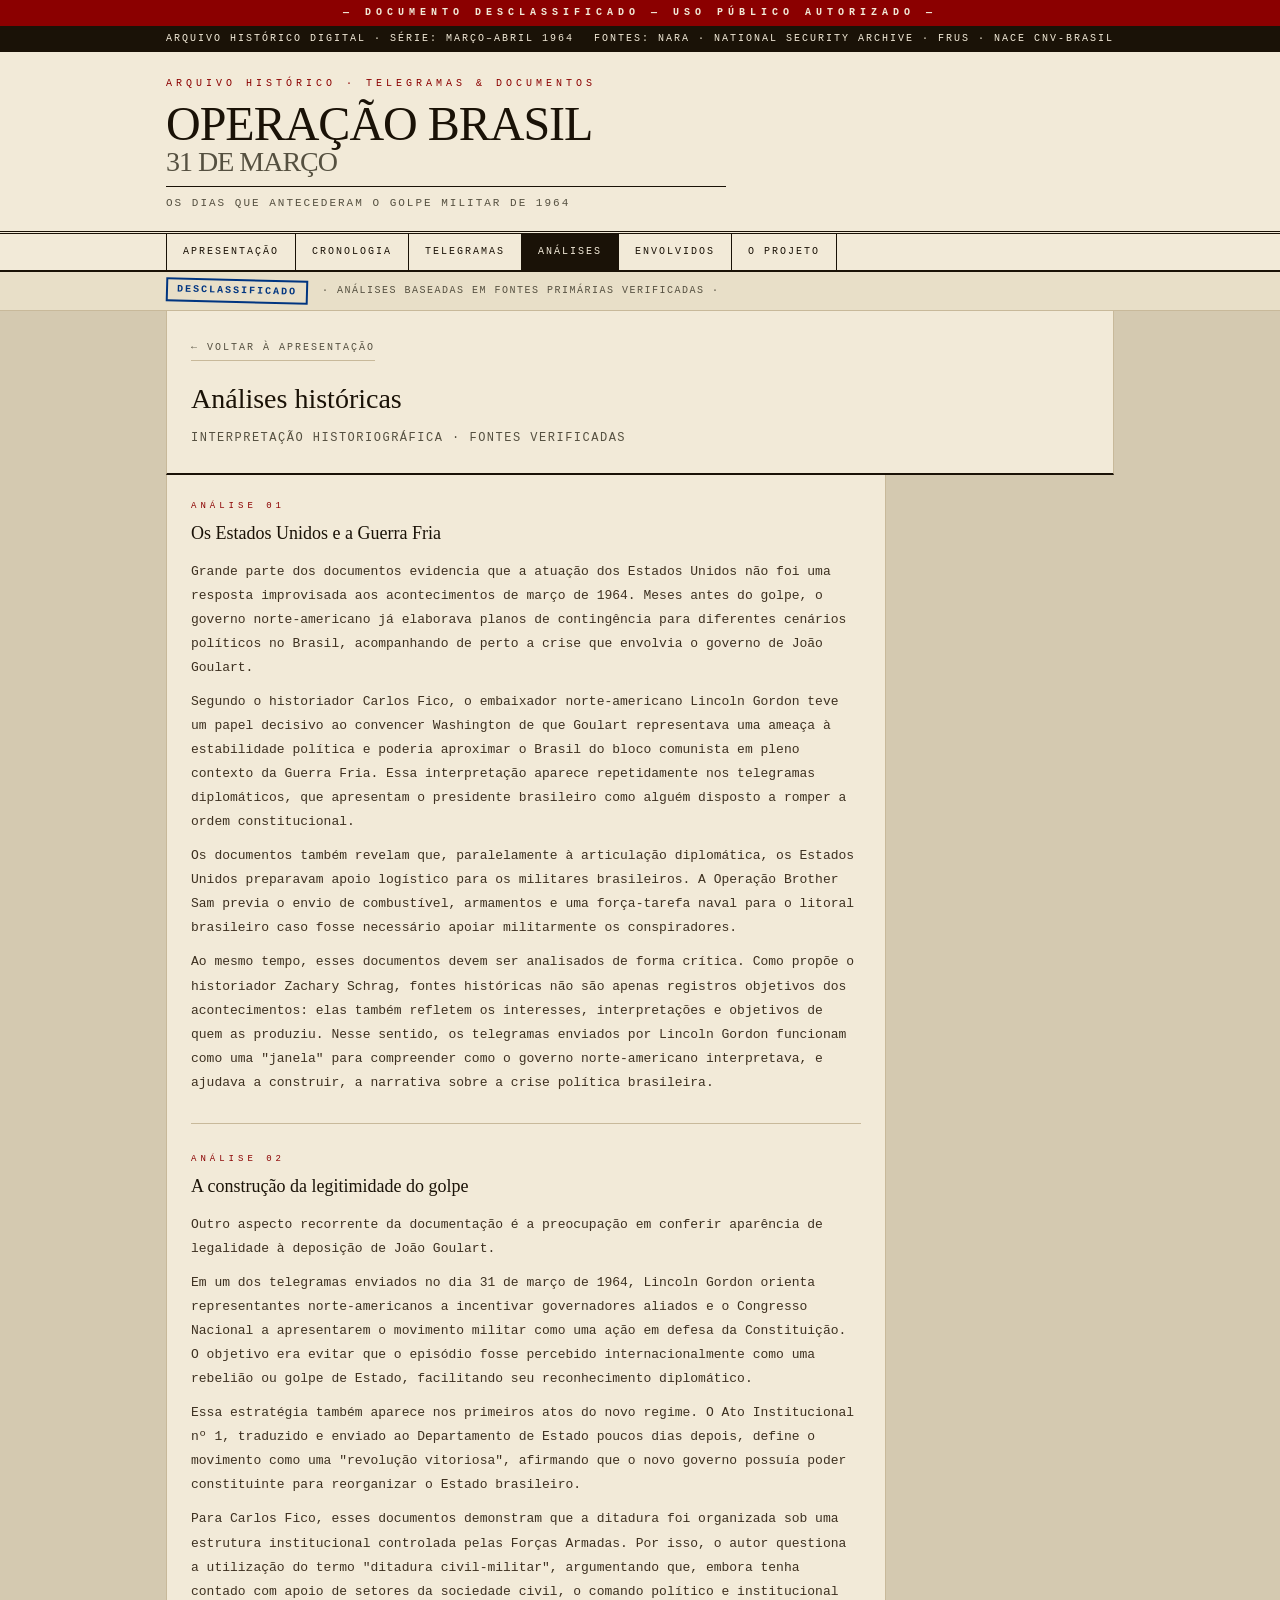
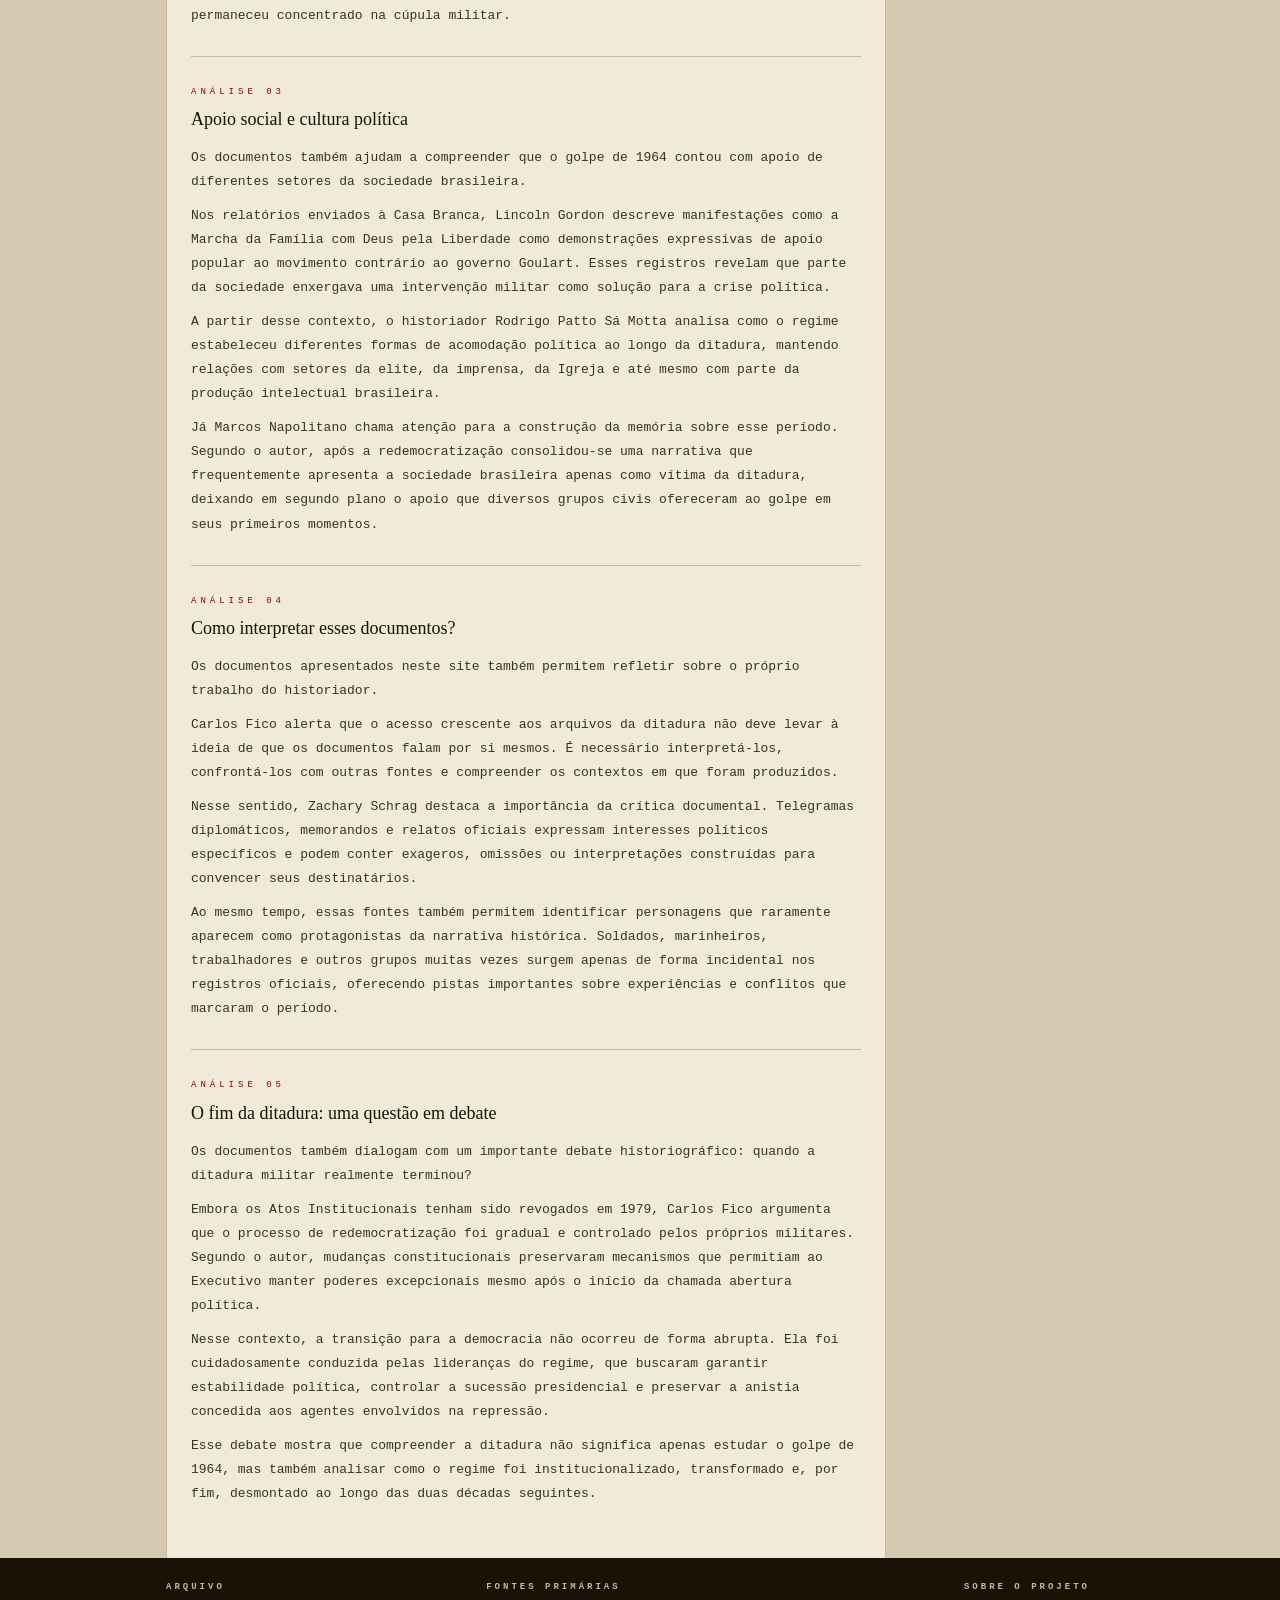
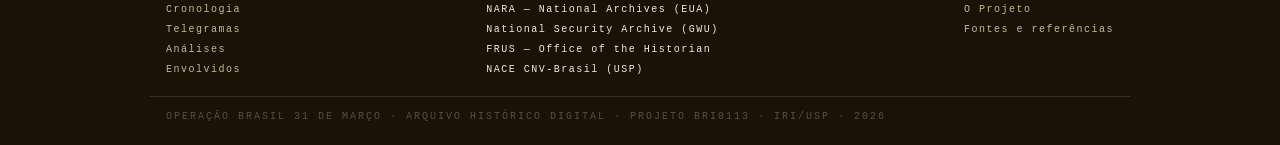
<file: golpe1964_v2/pages/analises.html>
<!DOCTYPE html>
<html lang="pt-BR">
<head>
  <meta charset="UTF-8">
  <meta name="viewport" content="width=device-width, initial-scale=1.0">
  <title>Análises · Operação Brasil 31 de Março</title>
  <link rel="stylesheet" href="../css/style.css">
</head>
<body>

<div class="classify-bar">— documento desclassificado — uso público autorizado —</div>
<div class="meta-bar">
  <div class="container">
    <span>ARQUIVO HISTÓRICO DIGITAL · SÉRIE: MARÇO–ABRIL 1964</span>
    <span>FONTES: NARA · NATIONAL SECURITY ARCHIVE · FRUS · NACE CNV-BRASIL</span>
  </div>
</div>

<header class="site-header">
  <div class="container">
    <div class="header-left">
      <div class="header-eyebrow">arquivo histórico · telegramas & documentos</div>
      <div class="site-title">OPERAÇÃO BRASIL <span>31 DE MARÇO</span></div>
      <div class="site-subtitle">OS DIAS QUE ANTECEDERAM O GOLPE MILITAR DE 1964</div>
    </div>
  </div>
</header>

<nav class="site-nav">
  <div class="container">
    <a class="nav-item" href="../index.html">Apresentação</a>
    <a class="nav-item" href="cronologia.html">Cronologia</a>
    <a class="nav-item" href="telegramas.html">Telegramas</a>
    <a class="nav-item active" href="analises.html">Análises</a>
    <a class="nav-item" href="envolvidos.html">Envolvidos</a>
    <a class="nav-item" href="sobre.html">O Projeto</a>
  </div>
</nav>

<div class="stamp-row">
  <div class="container">
    <span class="stamp azul">DESCLASSIFICADO</span>
    <span>· ANÁLISES BASEADAS EM FONTES PRIMÁRIAS VERIFICADAS ·</span>
  </div>
</div>

<div class="container">
  <div class="page-header">
    <a class="back-link" href="../index.html">← Voltar à apresentação</a>
    <h1 style="font-family:Georgia,serif; font-size:28px; font-weight:normal; margin-bottom:8px;">Análises históricas</h1>
    <p style="font-size:12px; color:var(--cinza); letter-spacing:1.5px;">INTERPRETAÇÃO HISTORIOGRÁFICA · FONTES VERIFICADAS</p>
  </div>

  <div class="page-content" style="max-width:720px;">

    <div class="sobre-section">
      <div class="sobre-section-label">Análise 01</div>
      <h2>Os Estados Unidos e a Guerra Fria</h2>
      <p>Grande parte dos documentos evidencia que a atuação dos Estados Unidos não foi uma resposta improvisada aos acontecimentos de março de 1964. Meses antes do golpe, o governo norte-americano já elaborava planos de contingência para diferentes cenários políticos no Brasil, acompanhando de perto a crise que envolvia o governo de João Goulart.</p>
      <p>Segundo o historiador Carlos Fico, o embaixador norte-americano Lincoln Gordon teve um papel decisivo ao convencer Washington de que Goulart representava uma ameaça à estabilidade política e poderia aproximar o Brasil do bloco comunista em pleno contexto da Guerra Fria. Essa interpretação aparece repetidamente nos telegramas diplomáticos, que apresentam o presidente brasileiro como alguém disposto a romper a ordem constitucional.</p>
      <p>Os documentos também revelam que, paralelamente à articulação diplomática, os Estados Unidos preparavam apoio logístico para os militares brasileiros. A Operação Brother Sam previa o envio de combustível, armamentos e uma força-tarefa naval para o litoral brasileiro caso fosse necessário apoiar militarmente os conspiradores.</p>
      <p>Ao mesmo tempo, esses documentos devem ser analisados de forma crítica. Como propõe o historiador Zachary Schrag, fontes históricas não são apenas registros objetivos dos acontecimentos: elas também refletem os interesses, interpretações e objetivos de quem as produziu. Nesse sentido, os telegramas enviados por Lincoln Gordon funcionam como uma "janela" para compreender como o governo norte-americano interpretava, e ajudava a construir, a narrativa sobre a crise política brasileira.</p>
    </div>

    <div class="sobre-section">
      <div class="sobre-section-label">Análise 02</div>
      <h2>A construção da legitimidade do golpe</h2>
      <p>Outro aspecto recorrente da documentação é a preocupação em conferir aparência de legalidade à deposição de João Goulart.</p>
      <p>Em um dos telegramas enviados no dia 31 de março de 1964, Lincoln Gordon orienta representantes norte-americanos a incentivar governadores aliados e o Congresso Nacional a apresentarem o movimento militar como uma ação em defesa da Constituição. O objetivo era evitar que o episódio fosse percebido internacionalmente como uma rebelião ou golpe de Estado, facilitando seu reconhecimento diplomático.</p>
      <p>Essa estratégia também aparece nos primeiros atos do novo regime. O Ato Institucional nº 1, traduzido e enviado ao Departamento de Estado poucos dias depois, define o movimento como uma "revolução vitoriosa", afirmando que o novo governo possuía poder constituinte para reorganizar o Estado brasileiro.</p>
      <p>Para Carlos Fico, esses documentos demonstram que a ditadura foi organizada sob uma estrutura institucional controlada pelas Forças Armadas. Por isso, o autor questiona a utilização do termo "ditadura civil-militar", argumentando que, embora tenha contado com apoio de setores da sociedade civil, o comando político e institucional permaneceu concentrado na cúpula militar.</p>
    </div>

    <div class="sobre-section">
      <div class="sobre-section-label">Análise 03</div>
      <h2>Apoio social e cultura política</h2>
      <p>Os documentos também ajudam a compreender que o golpe de 1964 contou com apoio de diferentes setores da sociedade brasileira.</p>
      <p>Nos relatórios enviados à Casa Branca, Lincoln Gordon descreve manifestações como a Marcha da Família com Deus pela Liberdade como demonstrações expressivas de apoio popular ao movimento contrário ao governo Goulart. Esses registros revelam que parte da sociedade enxergava uma intervenção militar como solução para a crise política.</p>
      <p>A partir desse contexto, o historiador Rodrigo Patto Sá Motta analisa como o regime estabeleceu diferentes formas de acomodação política ao longo da ditadura, mantendo relações com setores da elite, da imprensa, da Igreja e até mesmo com parte da produção intelectual brasileira.</p>
      <p>Já Marcos Napolitano chama atenção para a construção da memória sobre esse período. Segundo o autor, após a redemocratização consolidou-se uma narrativa que frequentemente apresenta a sociedade brasileira apenas como vítima da ditadura, deixando em segundo plano o apoio que diversos grupos civis ofereceram ao golpe em seus primeiros momentos.</p>
    </div>

    <div class="sobre-section">
      <div class="sobre-section-label">Análise 04</div>
      <h2>Como interpretar esses documentos?</h2>
      <p>Os documentos apresentados neste site também permitem refletir sobre o próprio trabalho do historiador.</p>
      <p>Carlos Fico alerta que o acesso crescente aos arquivos da ditadura não deve levar à ideia de que os documentos falam por si mesmos. É necessário interpretá-los, confrontá-los com outras fontes e compreender os contextos em que foram produzidos.</p>
      <p>Nesse sentido, Zachary Schrag destaca a importância da crítica documental. Telegramas diplomáticos, memorandos e relatos oficiais expressam interesses políticos específicos e podem conter exageros, omissões ou interpretações construídas para convencer seus destinatários.</p>
      <p>Ao mesmo tempo, essas fontes também permitem identificar personagens que raramente aparecem como protagonistas da narrativa histórica. Soldados, marinheiros, trabalhadores e outros grupos muitas vezes surgem apenas de forma incidental nos registros oficiais, oferecendo pistas importantes sobre experiências e conflitos que marcaram o período.</p>
    </div>

    <div class="sobre-section" style="border-bottom:none; margin-bottom:0;">
      <div class="sobre-section-label">Análise 05</div>
      <h2>O fim da ditadura: uma questão em debate</h2>
      <p>Os documentos também dialogam com um importante debate historiográfico: quando a ditadura militar realmente terminou?</p>
      <p>Embora os Atos Institucionais tenham sido revogados em 1979, Carlos Fico argumenta que o processo de redemocratização foi gradual e controlado pelos próprios militares. Segundo o autor, mudanças constitucionais preservaram mecanismos que permitiam ao Executivo manter poderes excepcionais mesmo após o início da chamada abertura política.</p>
      <p>Nesse contexto, a transição para a democracia não ocorreu de forma abrupta. Ela foi cuidadosamente conduzida pelas lideranças do regime, que buscaram garantir estabilidade política, controlar a sucessão presidencial e preservar a anistia concedida aos agentes envolvidos na repressão.</p>
      <p>Esse debate mostra que compreender a ditadura não significa apenas estudar o golpe de 1964, mas também analisar como o regime foi institucionalizado, transformado e, por fim, desmontado ao longo das duas décadas seguintes.</p>
    </div>

  </div>
</div>

<footer class="site-footer">
  <div class="container">
    <div class="footer-col">
      <strong>Arquivo</strong>
      <a href="cronologia.html">Cronologia</a><br>
      <a href="telegramas.html">Telegramas</a><br>
      <a href="analises.html">Análises</a><br>
      <a href="envolvidos.html">Envolvidos</a>
    </div>
    <div class="footer-col">
      <strong>Fontes primárias</strong>
      NARA — National Archives (EUA)<br>
      National Security Archive (GWU)<br>
      FRUS — Office of the Historian<br>
      NACE CNV-Brasil (USP)
    </div>
    <div class="footer-col">
      <strong>Sobre o projeto</strong>
      <a href="sobre.html">O Projeto</a><br>
      <a href="sobre.html">Fontes e referências</a>
    </div>
  </div>
  <div class="footer-bottom container">
    OPERAÇÃO BRASIL 31 DE MARÇO · ARQUIVO HISTÓRICO DIGITAL · PROJETO BRI0113 · IRI/USP · 2026
  </div>
</footer>

</body>
</html>
</file>
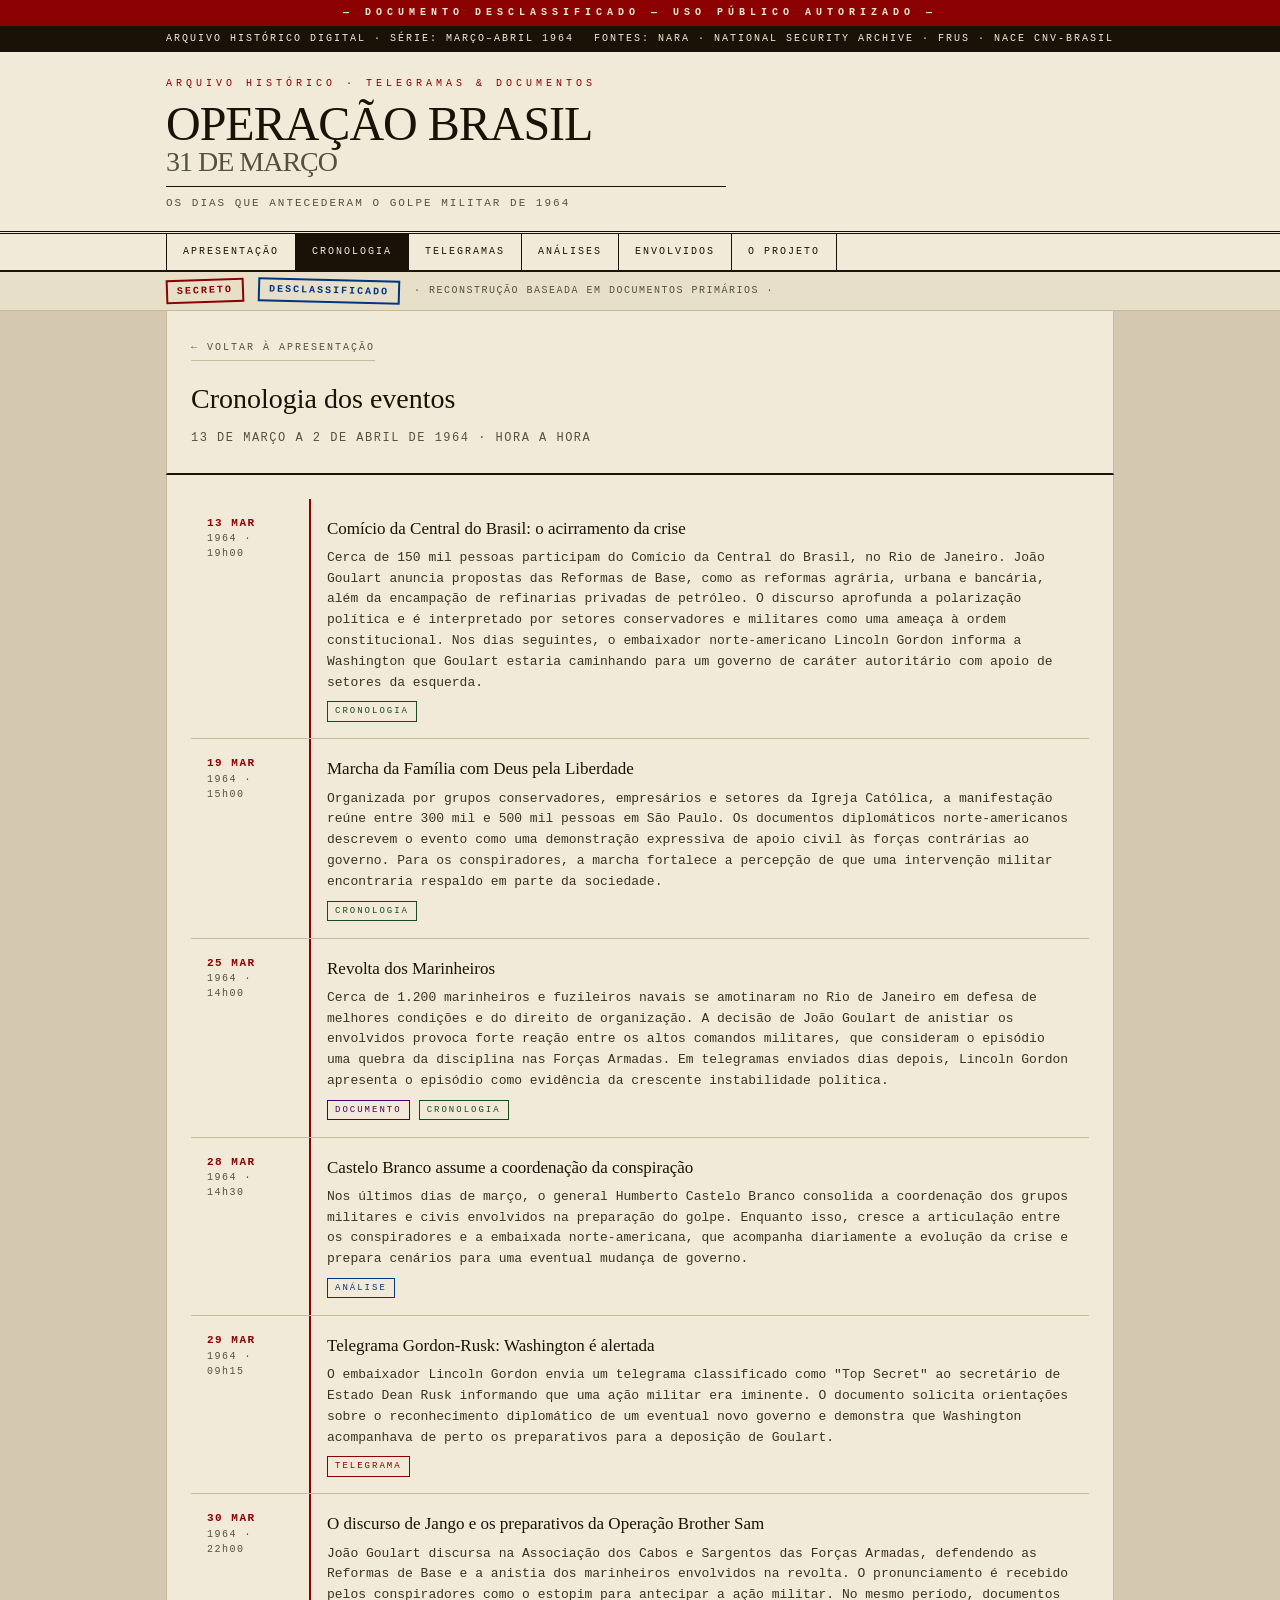
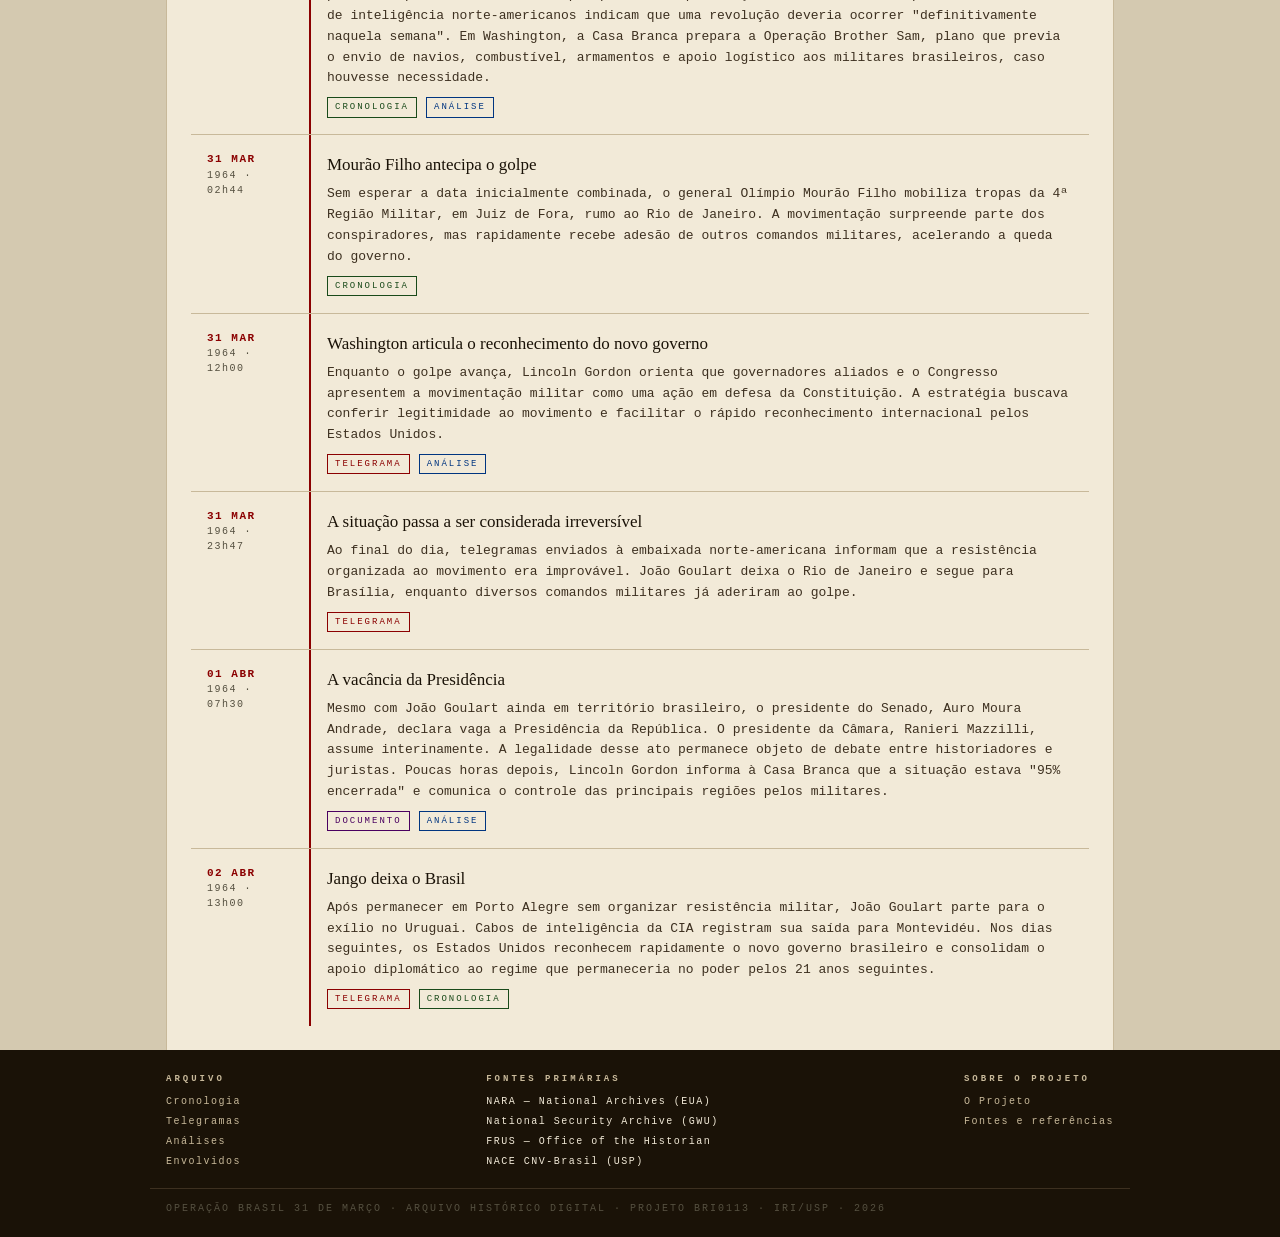
<file: golpe1964_v2/pages/cronologia.html>
<!DOCTYPE html>
<html lang="pt-BR">
<head>
  <meta charset="UTF-8">
  <meta name="viewport" content="width=device-width, initial-scale=1.0">
  <title>Cronologia · Operação Brasil 31 de Março</title>
  <link rel="stylesheet" href="../css/style.css">
</head>
<body>

<div class="classify-bar">— documento desclassificado — uso público autorizado —</div>
<div class="meta-bar">
  <div class="container">
    <span>ARQUIVO HISTÓRICO DIGITAL · SÉRIE: MARÇO–ABRIL 1964</span>
    <span>FONTES: NARA · NATIONAL SECURITY ARCHIVE · FRUS · NACE CNV-BRASIL</span>
  </div>
</div>

<header class="site-header">
  <div class="container">
    <div class="header-left">
      <div class="header-eyebrow">arquivo histórico · telegramas & documentos</div>
      <div class="site-title">OPERAÇÃO BRASIL <span>31 DE MARÇO</span></div>
      <div class="site-subtitle">OS DIAS QUE ANTECEDERAM O GOLPE MILITAR DE 1964</div>
    </div>
  </div>
</header>

<nav class="site-nav">
  <div class="container">
    <a class="nav-item" href="../index.html">Apresentação</a>
    <a class="nav-item active" href="cronologia.html">Cronologia</a>
    <a class="nav-item" href="telegramas.html">Telegramas</a>
    <a class="nav-item" href="analises.html">Análises</a>
    <a class="nav-item" href="envolvidos.html">Envolvidos</a>
    <a class="nav-item" href="sobre.html">O Projeto</a>
  </div>
</nav>

<div class="stamp-row">
  <div class="container">
    <span class="stamp">SECRETO</span>
    <span class="stamp azul">DESCLASSIFICADO</span>
    <span>· RECONSTRUÇÃO BASEADA EM DOCUMENTOS PRIMÁRIOS ·</span>
  </div>
</div>

<div class="container">
  <div class="page-header">
    <a class="back-link" href="../index.html">← Voltar à apresentação</a>
    <h1 style="font-family:Georgia,serif; font-size:28px; font-weight:normal; margin-bottom:8px;">Cronologia dos eventos</h1>
    <p style="font-size:12px; color:var(--cinza); letter-spacing:1.5px;">13 DE MARÇO A 2 DE ABRIL DE 1964 · HORA A HORA</p>
  </div>

  <div class="page-content">

    <div class="cronologia-entry">
      <div class="cronologia-data">13 MAR<span>1964 · 19h00</span></div>
      <div class="cronologia-content">
        <h3>Comício da Central do Brasil: o acirramento da crise</h3>
        <p>Cerca de 150 mil pessoas participam do Comício da Central do Brasil, no Rio de Janeiro. João Goulart anuncia propostas das Reformas de Base, como as reformas agrária, urbana e bancária, além da encampação de refinarias privadas de petróleo. O discurso aprofunda a polarização política e é interpretado por setores conservadores e militares como uma ameaça à ordem constitucional. Nos dias seguintes, o embaixador norte-americano Lincoln Gordon informa a Washington que Goulart estaria caminhando para um governo de caráter autoritário com apoio de setores da esquerda.</p>
        <span class="tag tag-cronologia">Cronologia</span>
      </div>
    </div>

    <div class="cronologia-entry">
      <div class="cronologia-data">19 MAR<span>1964 · 15h00</span></div>
      <div class="cronologia-content">
        <h3>Marcha da Família com Deus pela Liberdade</h3>
        <p>Organizada por grupos conservadores, empresários e setores da Igreja Católica, a manifestação reúne entre 300 mil e 500 mil pessoas em São Paulo. Os documentos diplomáticos norte-americanos descrevem o evento como uma demonstração expressiva de apoio civil às forças contrárias ao governo. Para os conspiradores, a marcha fortalece a percepção de que uma intervenção militar encontraria respaldo em parte da sociedade.</p>
        <span class="tag tag-cronologia">Cronologia</span>
      </div>
    </div>

    <div class="cronologia-entry">
      <div class="cronologia-data">25 MAR<span>1964 · 14h00</span></div>
      <div class="cronologia-content">
        <h3>Revolta dos Marinheiros</h3>
        <p>Cerca de 1.200 marinheiros e fuzileiros navais se amotinaram no Rio de Janeiro em defesa de melhores condições e do direito de organização. A decisão de João Goulart de anistiar os envolvidos provoca forte reação entre os altos comandos militares, que consideram o episódio uma quebra da disciplina nas Forças Armadas. Em telegramas enviados dias depois, Lincoln Gordon apresenta o episódio como evidência da crescente instabilidade política.</p>
        <span class="tag tag-documento">Documento</span>
        <span class="tag tag-cronologia">Cronologia</span>
      </div>
    </div>

    <div class="cronologia-entry">
      <div class="cronologia-data">28 MAR<span>1964 · 14h30</span></div>
      <div class="cronologia-content">
        <h3>Castelo Branco assume a coordenação da conspiração</h3>
        <p>Nos últimos dias de março, o general Humberto Castelo Branco consolida a coordenação dos grupos militares e civis envolvidos na preparação do golpe. Enquanto isso, cresce a articulação entre os conspiradores e a embaixada norte-americana, que acompanha diariamente a evolução da crise e prepara cenários para uma eventual mudança de governo.</p>
        <span class="tag tag-analise">Análise</span>
      </div>
    </div>

    <div class="cronologia-entry">
      <div class="cronologia-data">29 MAR<span>1964 · 09h15</span></div>
      <div class="cronologia-content">
        <h3>Telegrama Gordon-Rusk: Washington é alertada</h3>
        <p>O embaixador Lincoln Gordon envia um telegrama classificado como "Top Secret" ao secretário de Estado Dean Rusk informando que uma ação militar era iminente. O documento solicita orientações sobre o reconhecimento diplomático de um eventual novo governo e demonstra que Washington acompanhava de perto os preparativos para a deposição de Goulart.</p>
        <span class="tag tag-telegrama">Telegrama</span>
      </div>
    </div>

    <div class="cronologia-entry">
      <div class="cronologia-data">30 MAR<span>1964 · 22h00</span></div>
      <div class="cronologia-content">
        <h3>O discurso de Jango e os preparativos da Operação Brother Sam</h3>
        <p>João Goulart discursa na Associação dos Cabos e Sargentos das Forças Armadas, defendendo as Reformas de Base e a anistia dos marinheiros envolvidos na revolta. O pronunciamento é recebido pelos conspiradores como o estopim para antecipar a ação militar. No mesmo período, documentos de inteligência norte-americanos indicam que uma revolução deveria ocorrer "definitivamente naquela semana". Em Washington, a Casa Branca prepara a Operação Brother Sam, plano que previa o envio de navios, combustível, armamentos e apoio logístico aos militares brasileiros, caso houvesse necessidade.</p>
        <span class="tag tag-cronologia">Cronologia</span>
        <span class="tag tag-analise">Análise</span>
      </div>
    </div>

    <div class="cronologia-entry">
      <div class="cronologia-data">31 MAR<span>1964 · 02h44</span></div>
      <div class="cronologia-content">
        <h3>Mourão Filho antecipa o golpe</h3>
        <p>Sem esperar a data inicialmente combinada, o general Olímpio Mourão Filho mobiliza tropas da 4ª Região Militar, em Juiz de Fora, rumo ao Rio de Janeiro. A movimentação surpreende parte dos conspiradores, mas rapidamente recebe adesão de outros comandos militares, acelerando a queda do governo.</p>
        <span class="tag tag-cronologia">Cronologia</span>
      </div>
    </div>

    <div class="cronologia-entry">
      <div class="cronologia-data">31 MAR<span>1964 · 12h00</span></div>
      <div class="cronologia-content">
        <h3>Washington articula o reconhecimento do novo governo</h3>
        <p>Enquanto o golpe avança, Lincoln Gordon orienta que governadores aliados e o Congresso apresentem a movimentação militar como uma ação em defesa da Constituição. A estratégia buscava conferir legitimidade ao movimento e facilitar o rápido reconhecimento internacional pelos Estados Unidos.</p>
        <span class="tag tag-telegrama">Telegrama</span>
        <span class="tag tag-analise">Análise</span>
      </div>
    </div>

    <div class="cronologia-entry">
      <div class="cronologia-data">31 MAR<span>1964 · 23h47</span></div>
      <div class="cronologia-content">
        <h3>A situação passa a ser considerada irreversível</h3>
        <p>Ao final do dia, telegramas enviados à embaixada norte-americana informam que a resistência organizada ao movimento era improvável. João Goulart deixa o Rio de Janeiro e segue para Brasília, enquanto diversos comandos militares já aderiram ao golpe.</p>
        <span class="tag tag-telegrama">Telegrama</span>
      </div>
    </div>

    <div class="cronologia-entry">
      <div class="cronologia-data">01 ABR<span>1964 · 07h30</span></div>
      <div class="cronologia-content">
        <h3>A vacância da Presidência</h3>
        <p>Mesmo com João Goulart ainda em território brasileiro, o presidente do Senado, Auro Moura Andrade, declara vaga a Presidência da República. O presidente da Câmara, Ranieri Mazzilli, assume interinamente. A legalidade desse ato permanece objeto de debate entre historiadores e juristas. Poucas horas depois, Lincoln Gordon informa à Casa Branca que a situação estava "95% encerrada" e comunica o controle das principais regiões pelos militares.</p>
        <span class="tag tag-documento">Documento</span>
        <span class="tag tag-analise">Análise</span>
      </div>
    </div>

    <div class="cronologia-entry">
      <div class="cronologia-data">02 ABR<span>1964 · 13h00</span></div>
      <div class="cronologia-content">
        <h3>Jango deixa o Brasil</h3>
        <p>Após permanecer em Porto Alegre sem organizar resistência militar, João Goulart parte para o exílio no Uruguai. Cabos de inteligência da CIA registram sua saída para Montevidéu. Nos dias seguintes, os Estados Unidos reconhecem rapidamente o novo governo brasileiro e consolidam o apoio diplomático ao regime que permaneceria no poder pelos 21 anos seguintes.</p>
        <span class="tag tag-telegrama">Telegrama</span>
        <span class="tag tag-cronologia">Cronologia</span>
      </div>
    </div>

  </div>
</div>

<footer class="site-footer">
  <div class="container">
    <div class="footer-col">
      <strong>Arquivo</strong>
      <a href="cronologia.html">Cronologia</a><br>
      <a href="telegramas.html">Telegramas</a><br>
      <a href="analises.html">Análises</a><br>
      <a href="envolvidos.html">Envolvidos</a>
    </div>
    <div class="footer-col">
      <strong>Fontes primárias</strong>
      NARA — National Archives (EUA)<br>
      National Security Archive (GWU)<br>
      FRUS — Office of the Historian<br>
      NACE CNV-Brasil (USP)
    </div>
    <div class="footer-col">
      <strong>Sobre o projeto</strong>
      <a href="sobre.html">O Projeto</a><br>
      <a href="sobre.html">Fontes e referências</a>
    </div>
  </div>
  <div class="footer-bottom container">
    OPERAÇÃO BRASIL 31 DE MARÇO · ARQUIVO HISTÓRICO DIGITAL · PROJETO BRI0113 · IRI/USP · 2026
  </div>
</footer>

</body>
</html>
</file>
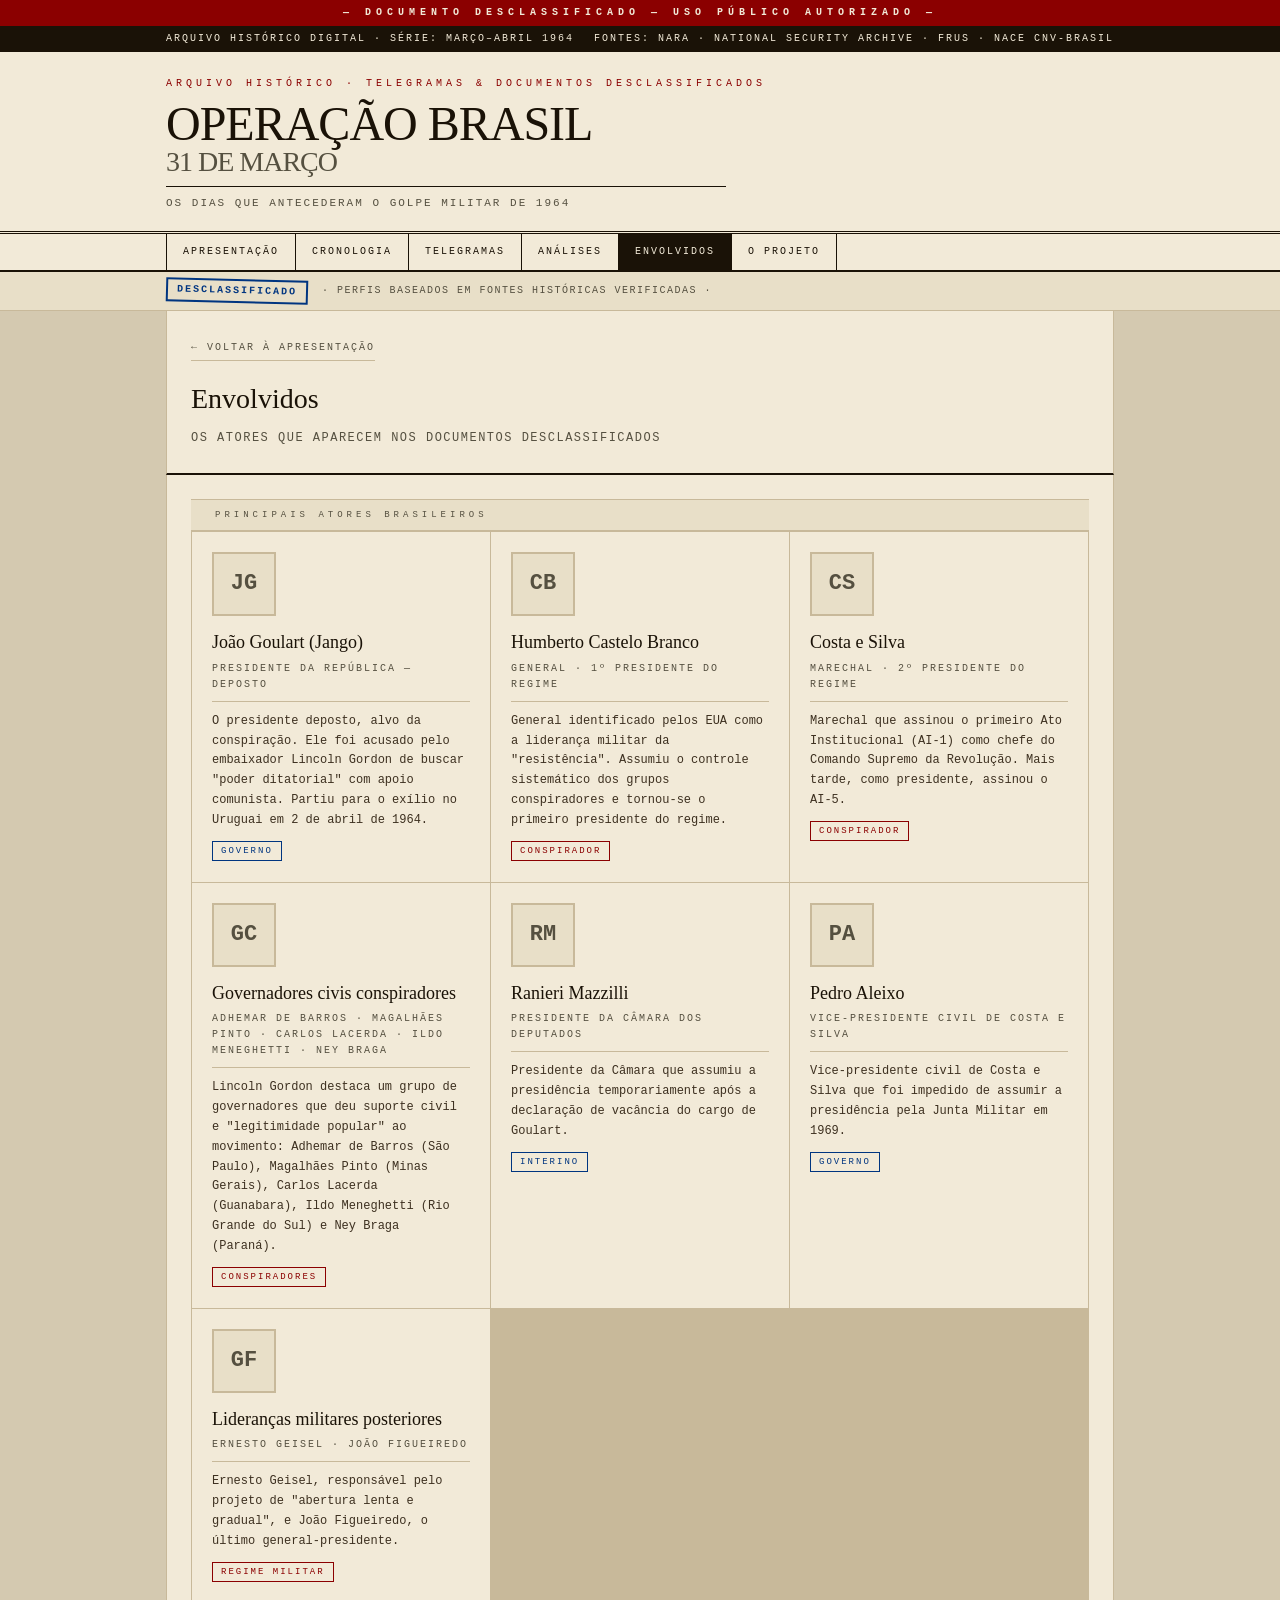
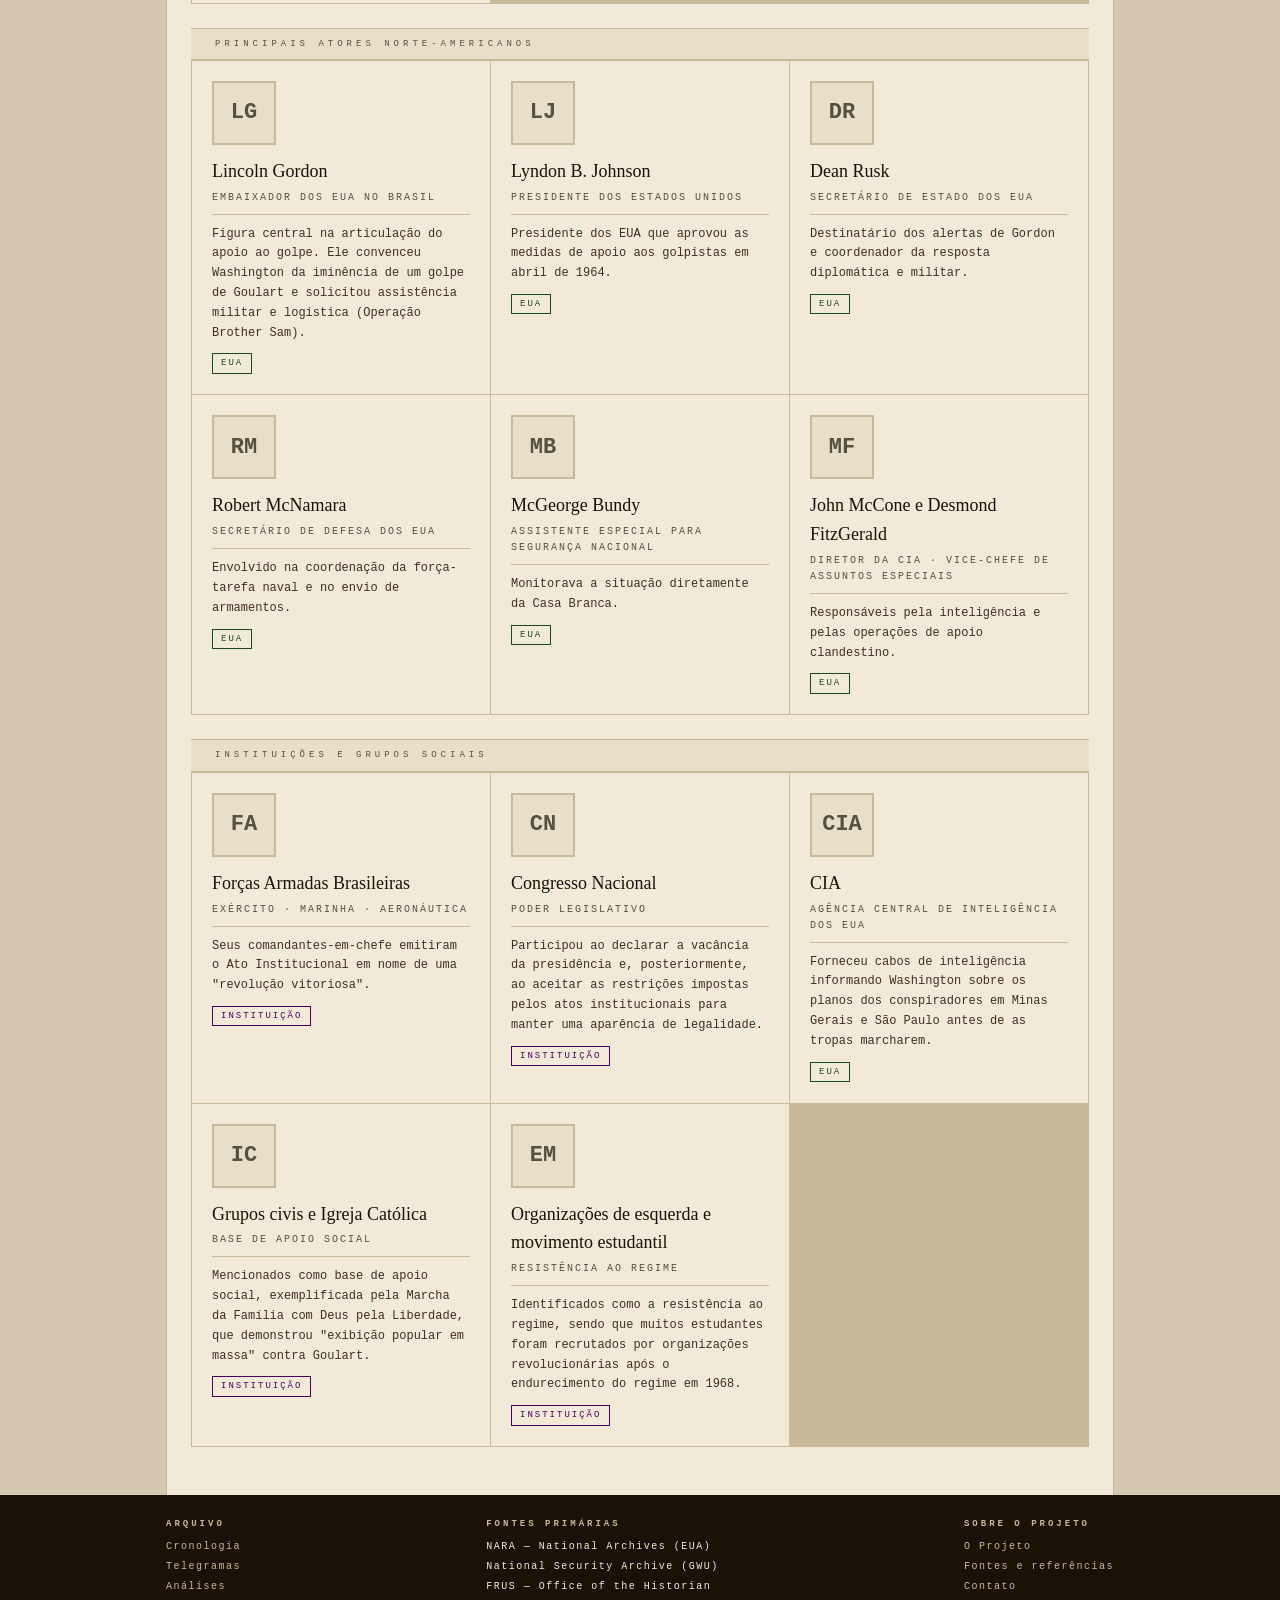
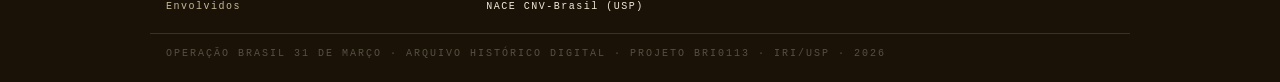
<file: golpe1964_v2/pages/envolvidos.html>
<!DOCTYPE html>
<html lang="pt-BR">
<head>
  <meta charset="UTF-8">
  <meta name="viewport" content="width=device-width, initial-scale=1.0">
  <title>Envolvidos · Operação Brasil 31 de Março</title>
  <link rel="stylesheet" href="../css/style.css">
  <style>
    .perfil-grid { display: grid; grid-template-columns: repeat(auto-fit, minmax(280px, 1fr)); gap: 1px; background: var(--papel-borda); border: 1px solid var(--papel-borda); margin-bottom: 24px; }
    .perfil-card { padding: 20px; background: var(--papel); }
    .perfil-card:hover { background: var(--papel-escuro); }
    .perfil-foto {
      width: 80px; height: 80px;
      border: 1px solid var(--papel-borda);
      object-fit: cover;
      object-position: top;
      margin-bottom: 12px;
      display: block;
      filter: sepia(20%) contrast(1.05) grayscale(30%);
    }
    .perfil-foto-placeholder {
      width: 64px; height: 64px;
      border: 2px solid var(--papel-borda);
      display: flex; align-items: center; justify-content: center;
      font-size: 22px; font-weight: 700; color: var(--cinza);
      background: var(--papel-escuro);
      margin-bottom: 12px;
    }
    .perfil-nome { font-family: Georgia, serif; font-size: 18px; font-weight: normal; margin-bottom: 4px; }
    .perfil-cargo { font-size: 10px; letter-spacing: 2px; text-transform: uppercase; color: var(--cinza); margin-bottom: 10px; border-bottom: 1px solid var(--papel-borda); padding-bottom: 8px; }
    .perfil-bio { font-size: 12px; line-height: 1.65; color: var(--tinta-suave); }
    .perfil-lado { display: inline-block; font-size: 9px; letter-spacing: 2px; text-transform: uppercase; border: 1px solid; padding: 2px 8px; margin-top: 10px; }
    .perfil-lado.golpista { color: var(--vermelho); border-color: var(--vermelho); }
    .perfil-lado.governo { color: var(--azul); border-color: var(--azul); }
    .perfil-lado.eua { color: var(--verde); border-color: var(--verde); }
    .perfil-lado.instituicao { color: #4a0060; border-color: #4a0060; }
  </style>
</head>
<body>

<div class="classify-bar">— documento desclassificado — uso público autorizado —</div>
<div class="meta-bar">
  <div class="container">
    <span>ARQUIVO HISTÓRICO DIGITAL · SÉRIE: MARÇO–ABRIL 1964</span>
    <span>FONTES: NARA · NATIONAL SECURITY ARCHIVE · FRUS · NACE CNV-BRASIL</span>
  </div>
</div>

<header class="site-header">
  <div class="container">
    <div class="header-left">
      <div class="header-eyebrow">arquivo histórico · telegramas & documentos desclassificados</div>
      <div class="site-title">OPERAÇÃO BRASIL <span>31 DE MARÇO</span></div>
      <div class="site-subtitle">OS DIAS QUE ANTECEDERAM O GOLPE MILITAR DE 1964</div>
    </div>
  </div>
</header>

<nav class="site-nav">
  <div class="container">
    <a class="nav-item" href="../index.html">Apresentação</a>
    <a class="nav-item" href="cronologia.html">Cronologia</a>
    <a class="nav-item" href="telegramas.html">Telegramas</a>
    <a class="nav-item" href="analises.html">Análises</a>
    <a class="nav-item active" href="envolvidos.html">Envolvidos</a>
    <a class="nav-item" href="sobre.html">O Projeto</a>
  </div>
</nav>

<div class="stamp-row">
  <div class="container">
    <span class="stamp azul">DESCLASSIFICADO</span>
    <span>· PERFIS BASEADOS EM FONTES HISTÓRICAS VERIFICADAS ·</span>
  </div>
</div>

<div class="container">
  <div class="page-header">
    <a class="back-link" href="../index.html">← Voltar à apresentação</a>
    <h1 style="font-family:Georgia,serif; font-size:28px; font-weight:normal; margin-bottom:8px;">Envolvidos</h1>
    <p style="font-size:12px; color:var(--cinza); letter-spacing:1.5px;">OS ATORES QUE APARECEM NOS DOCUMENTOS DESCLASSIFICADOS</p>
  </div>

  <div class="page-content">

    <!-- PRINCIPAIS ATORES BRASILEIROS -->
    <div class="section-label">Principais atores brasileiros</div>
    <div class="perfil-grid">

      <div class="perfil-card">
        <img class="perfil-foto"
          src="https://upload.wikimedia.org/wikipedia/commons/thumb/0/0e/Jo%C3%A3o_Goulart_%28presidente%29.jpg/400px-Jo%C3%A3o_Goulart_%28presidente%29.jpg"
          alt="João Goulart"
          onerror="this.outerHTML='<div class=perfil-foto-placeholder>JG</div>'">
        <div class="perfil-nome">João Goulart (Jango)</div>
        <div class="perfil-cargo">Presidente da República — deposto</div>
        <div class="perfil-bio">O presidente deposto, alvo da conspiração. Ele foi acusado pelo embaixador Lincoln Gordon de buscar "poder ditatorial" com apoio comunista. Partiu para o exílio no Uruguai em 2 de abril de 1964.</div>
        <span class="perfil-lado governo">Governo</span>
      </div>

      <div class="perfil-card">
        <img class="perfil-foto"
          src="https://upload.wikimedia.org/wikipedia/commons/thumb/5/57/Humberto_Castelo_Branco_%28retrato_oficial%29.jpg/400px-Humberto_Castelo_Branco_%28retrato_oficial%29.jpg"
          alt="Humberto Castelo Branco"
          onerror="this.outerHTML='<div class=perfil-foto-placeholder>CB</div>'">
        <div class="perfil-nome">Humberto Castelo Branco</div>
        <div class="perfil-cargo">General · 1º presidente do regime</div>
        <div class="perfil-bio">General identificado pelos EUA como a liderança militar da "resistência". Assumiu o controle sistemático dos grupos conspiradores e tornou-se o primeiro presidente do regime.</div>
        <span class="perfil-lado golpista">Conspirador</span>
      </div>

      <div class="perfil-card">
        <img class="perfil-foto"
          src="https://upload.wikimedia.org/wikipedia/commons/thumb/f/f8/Arthur_da_Costa_e_Silva_%28foto_oficial%29.jpg/400px-Arthur_da_Costa_e_Silva_%28foto_oficial%29.jpg"
          alt="Costa e Silva"
          onerror="this.outerHTML='<div class=perfil-foto-placeholder>CS</div>'">
        <div class="perfil-nome">Costa e Silva</div>
        <div class="perfil-cargo">Marechal · 2º presidente do regime</div>
        <div class="perfil-bio">Marechal que assinou o primeiro Ato Institucional (AI-1) como chefe do Comando Supremo da Revolução. Mais tarde, como presidente, assinou o AI-5.</div>
        <span class="perfil-lado golpista">Conspirador</span>
      </div>

      <div class="perfil-card">
        <div class="perfil-foto-placeholder">GC</div>
        <div class="perfil-nome">Governadores civis conspiradores</div>
        <div class="perfil-cargo">Adhemar de Barros · Magalhães Pinto · Carlos Lacerda · Ildo Meneghetti · Ney Braga</div>
        <div class="perfil-bio">Lincoln Gordon destaca um grupo de governadores que deu suporte civil e "legitimidade popular" ao movimento: Adhemar de Barros (São Paulo), Magalhães Pinto (Minas Gerais), Carlos Lacerda (Guanabara), Ildo Meneghetti (Rio Grande do Sul) e Ney Braga (Paraná).</div>
        <span class="perfil-lado golpista">Conspiradores</span>
      </div>

      <div class="perfil-card">
        <div class="perfil-foto-placeholder">RM</div>
        <div class="perfil-nome">Ranieri Mazzilli</div>
        <div class="perfil-cargo">Presidente da Câmara dos Deputados</div>
        <div class="perfil-bio">Presidente da Câmara que assumiu a presidência temporariamente após a declaração de vacância do cargo de Goulart.</div>
        <span class="perfil-lado governo">Interino</span>
      </div>

      <div class="perfil-card">
        <div class="perfil-foto-placeholder">PA</div>
        <div class="perfil-nome">Pedro Aleixo</div>
        <div class="perfil-cargo">Vice-presidente civil de Costa e Silva</div>
        <div class="perfil-bio">Vice-presidente civil de Costa e Silva que foi impedido de assumir a presidência pela Junta Militar em 1969.</div>
        <span class="perfil-lado governo">Governo</span>
      </div>

      <div class="perfil-card">
        <div class="perfil-foto-placeholder">GF</div>
        <div class="perfil-nome">Lideranças militares posteriores</div>
        <div class="perfil-cargo">Ernesto Geisel · João Figueiredo</div>
        <div class="perfil-bio">Ernesto Geisel, responsável pelo projeto de "abertura lenta e gradual", e João Figueiredo, o último general-presidente.</div>
        <span class="perfil-lado golpista">Regime militar</span>
      </div>

    </div>

    <!-- PRINCIPAIS ATORES NORTE-AMERICANOS -->
    <div class="section-label">Principais atores norte-americanos</div>
    <div class="perfil-grid">

      <div class="perfil-card">
        <img class="perfil-foto"
          src="https://upload.wikimedia.org/wikipedia/commons/thumb/c/c6/Lincoln_Gordon.jpg/400px-Lincoln_Gordon.jpg"
          alt="Lincoln Gordon"
          onerror="this.outerHTML='<div class=perfil-foto-placeholder>LG</div>'">
        <div class="perfil-nome">Lincoln Gordon</div>
        <div class="perfil-cargo">Embaixador dos EUA no Brasil</div>
        <div class="perfil-bio">Figura central na articulação do apoio ao golpe. Ele convenceu Washington da iminência de um golpe de Goulart e solicitou assistência militar e logística (Operação Brother Sam).</div>
        <span class="perfil-lado eua">EUA</span>
      </div>

      <div class="perfil-card">
        <img class="perfil-foto"
          src="https://upload.wikimedia.org/wikipedia/commons/thumb/c/c3/37_Lyndon_Johnson_3x4.jpg/400px-37_Lyndon_Johnson_3x4.jpg"
          alt="Lyndon B. Johnson"
          onerror="this.outerHTML='<div class=perfil-foto-placeholder>LJ</div>'">
        <div class="perfil-nome">Lyndon B. Johnson</div>
        <div class="perfil-cargo">Presidente dos Estados Unidos</div>
        <div class="perfil-bio">Presidente dos EUA que aprovou as medidas de apoio aos golpistas em abril de 1964.</div>
        <span class="perfil-lado eua">EUA</span>
      </div>

      <div class="perfil-card">
        <img class="perfil-foto"
          src="https://upload.wikimedia.org/wikipedia/commons/thumb/8/86/Dean_Rusk_-_U.S._Department_of_State.jpg/400px-Dean_Rusk_-_U.S._Department_of_State.jpg"
          alt="Dean Rusk"
          onerror="this.outerHTML='<div class=perfil-foto-placeholder>DR</div>'">
        <div class="perfil-nome">Dean Rusk</div>
        <div class="perfil-cargo">Secretário de Estado dos EUA</div>
        <div class="perfil-bio">Destinatário dos alertas de Gordon e coordenador da resposta diplomática e militar.</div>
        <span class="perfil-lado eua">EUA</span>
      </div>

      <div class="perfil-card">
        <div class="perfil-foto-placeholder">RM</div>
        <div class="perfil-nome">Robert McNamara</div>
        <div class="perfil-cargo">Secretário de Defesa dos EUA</div>
        <div class="perfil-bio">Envolvido na coordenação da força-tarefa naval e no envio de armamentos.</div>
        <span class="perfil-lado eua">EUA</span>
      </div>

      <div class="perfil-card">
        <div class="perfil-foto-placeholder">MB</div>
        <div class="perfil-nome">McGeorge Bundy</div>
        <div class="perfil-cargo">Assistente especial para segurança nacional</div>
        <div class="perfil-bio">Monitorava a situação diretamente da Casa Branca.</div>
        <span class="perfil-lado eua">EUA</span>
      </div>

      <div class="perfil-card">
        <div class="perfil-foto-placeholder">MF</div>
        <div class="perfil-nome">John McCone e Desmond FitzGerald</div>
        <div class="perfil-cargo">Diretor da CIA · Vice-Chefe de Assuntos Especiais</div>
        <div class="perfil-bio">Responsáveis pela inteligência e pelas operações de apoio clandestino.</div>
        <span class="perfil-lado eua">EUA</span>
      </div>

    </div>

    <!-- INSTITUIÇÕES E GRUPOS SOCIAIS -->
    <div class="section-label">Instituições e grupos sociais</div>
    <div class="perfil-grid">

      <div class="perfil-card">
        <div class="perfil-foto-placeholder">FA</div>
        <div class="perfil-nome">Forças Armadas Brasileiras</div>
        <div class="perfil-cargo">Exército · Marinha · Aeronáutica</div>
        <div class="perfil-bio">Seus comandantes-em-chefe emitiram o Ato Institucional em nome de uma "revolução vitoriosa".</div>
        <span class="perfil-lado instituicao">Instituição</span>
      </div>

      <div class="perfil-card">
        <div class="perfil-foto-placeholder">CN</div>
        <div class="perfil-nome">Congresso Nacional</div>
        <div class="perfil-cargo">Poder Legislativo</div>
        <div class="perfil-bio">Participou ao declarar a vacância da presidência e, posteriormente, ao aceitar as restrições impostas pelos atos institucionais para manter uma aparência de legalidade.</div>
        <span class="perfil-lado instituicao">Instituição</span>
      </div>

      <div class="perfil-card">
        <div class="perfil-foto-placeholder">CIA</div>
        <div class="perfil-nome">CIA</div>
        <div class="perfil-cargo">Agência Central de Inteligência dos EUA</div>
        <div class="perfil-bio">Forneceu cabos de inteligência informando Washington sobre os planos dos conspiradores em Minas Gerais e São Paulo antes de as tropas marcharem.</div>
        <span class="perfil-lado eua">EUA</span>
      </div>

      <div class="perfil-card">
        <div class="perfil-foto-placeholder">IC</div>
        <div class="perfil-nome">Grupos civis e Igreja Católica</div>
        <div class="perfil-cargo">Base de apoio social</div>
        <div class="perfil-bio">Mencionados como base de apoio social, exemplificada pela Marcha da Família com Deus pela Liberdade, que demonstrou "exibição popular em massa" contra Goulart.</div>
        <span class="perfil-lado instituicao">Instituição</span>
      </div>

      <div class="perfil-card">
        <div class="perfil-foto-placeholder">EM</div>
        <div class="perfil-nome">Organizações de esquerda e movimento estudantil</div>
        <div class="perfil-cargo">Resistência ao regime</div>
        <div class="perfil-bio">Identificados como a resistência ao regime, sendo que muitos estudantes foram recrutados por organizações revolucionárias após o endurecimento do regime em 1968.</div>
        <span class="perfil-lado instituicao">Instituição</span>
      </div>

    </div>

  </div>
</div>

<footer class="site-footer">
  <div class="container">
    <div class="footer-col">
      <strong>Arquivo</strong>
      <a href="cronologia.html">Cronologia</a><br>
      <a href="telegramas.html">Telegramas</a><br>
      <a href="analises.html">Análises</a><br>
      <a href="envolvidos.html">Envolvidos</a>
    </div>
    <div class="footer-col">
      <strong>Fontes primárias</strong>
      NARA — National Archives (EUA)<br>
      National Security Archive (GWU)<br>
      FRUS — Office of the Historian<br>
      NACE CNV-Brasil (USP)
    </div>
    <div class="footer-col">
      <strong>Sobre o projeto</strong>
      <a href="sobre.html">O Projeto</a><br>
      <a href="sobre.html">Fontes e referências</a><br>
      <a href="sobre.html">Contato</a>
    </div>
  </div>
  <div class="footer-bottom container">
    OPERAÇÃO BRASIL 31 DE MARÇO · ARQUIVO HISTÓRICO DIGITAL · PROJETO BRI0113 · IRI/USP · 2026
  </div>
</footer>

</body>
</html>
</file>
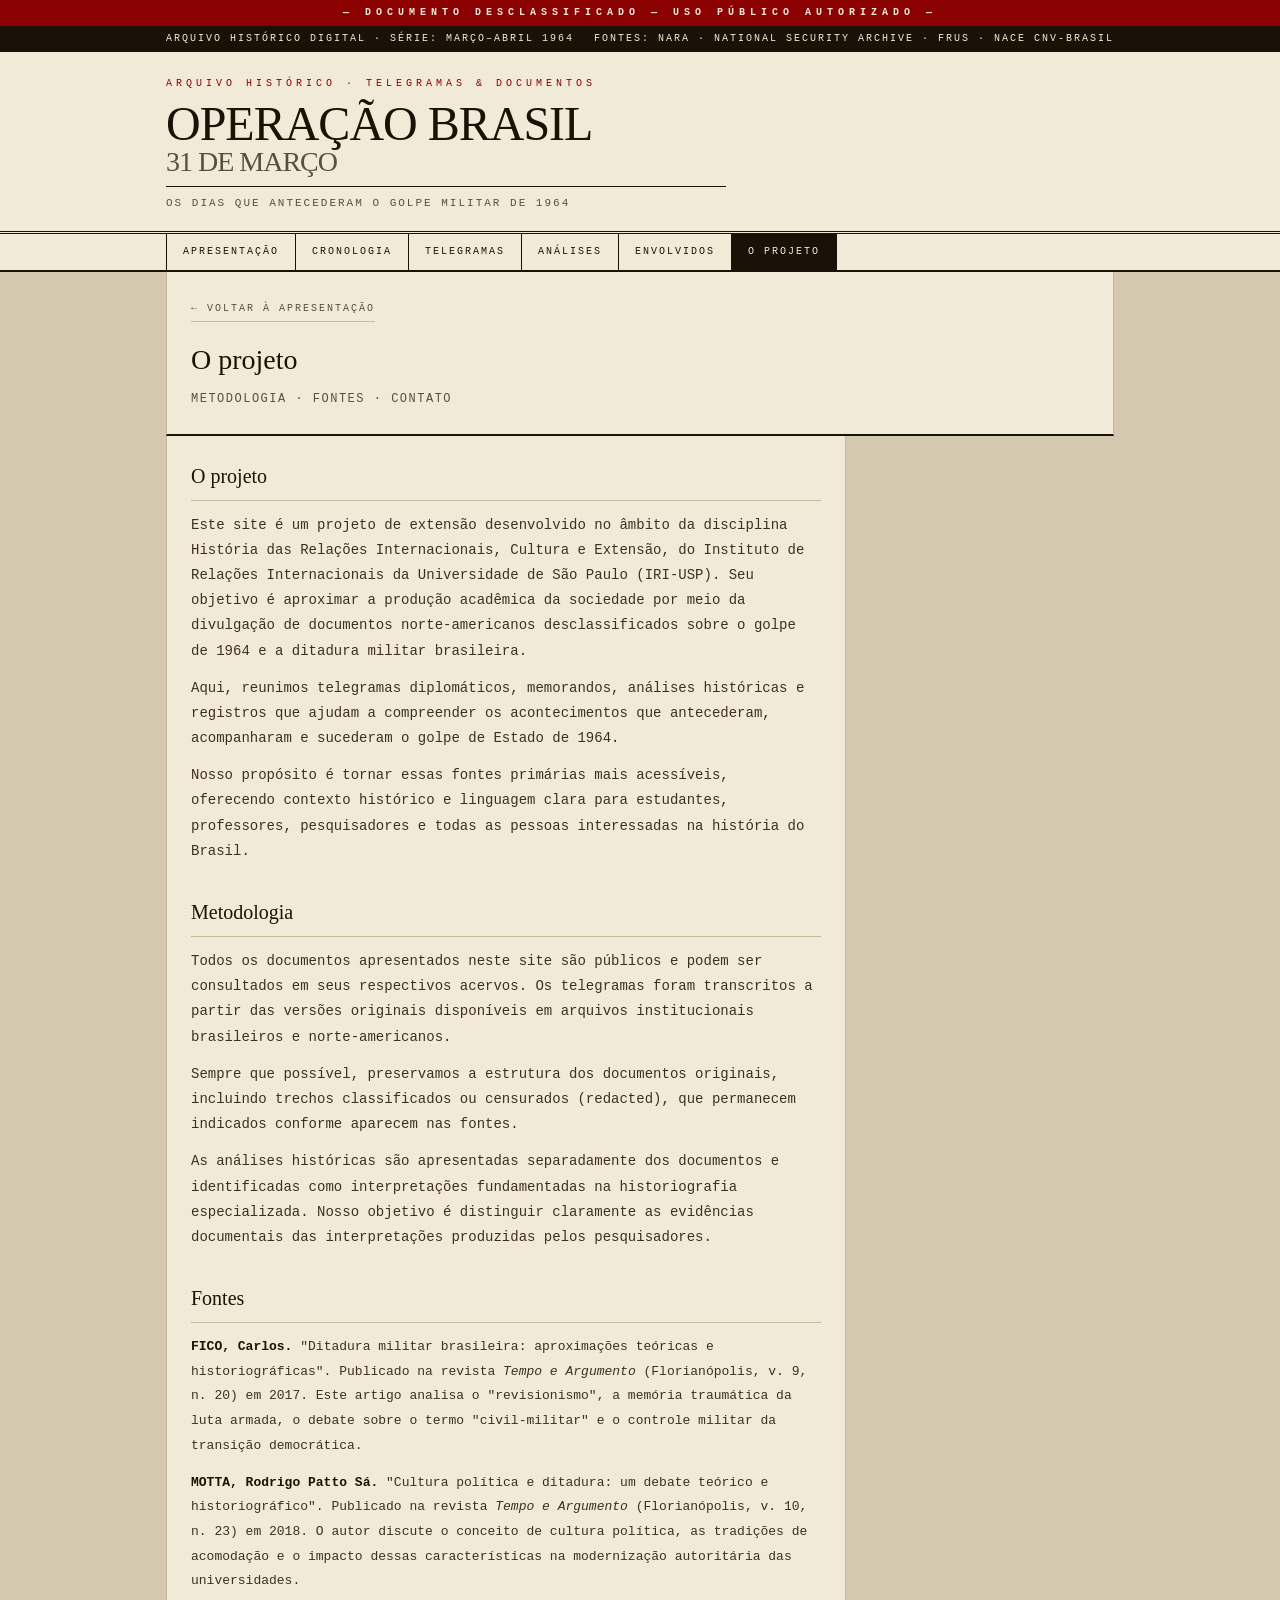
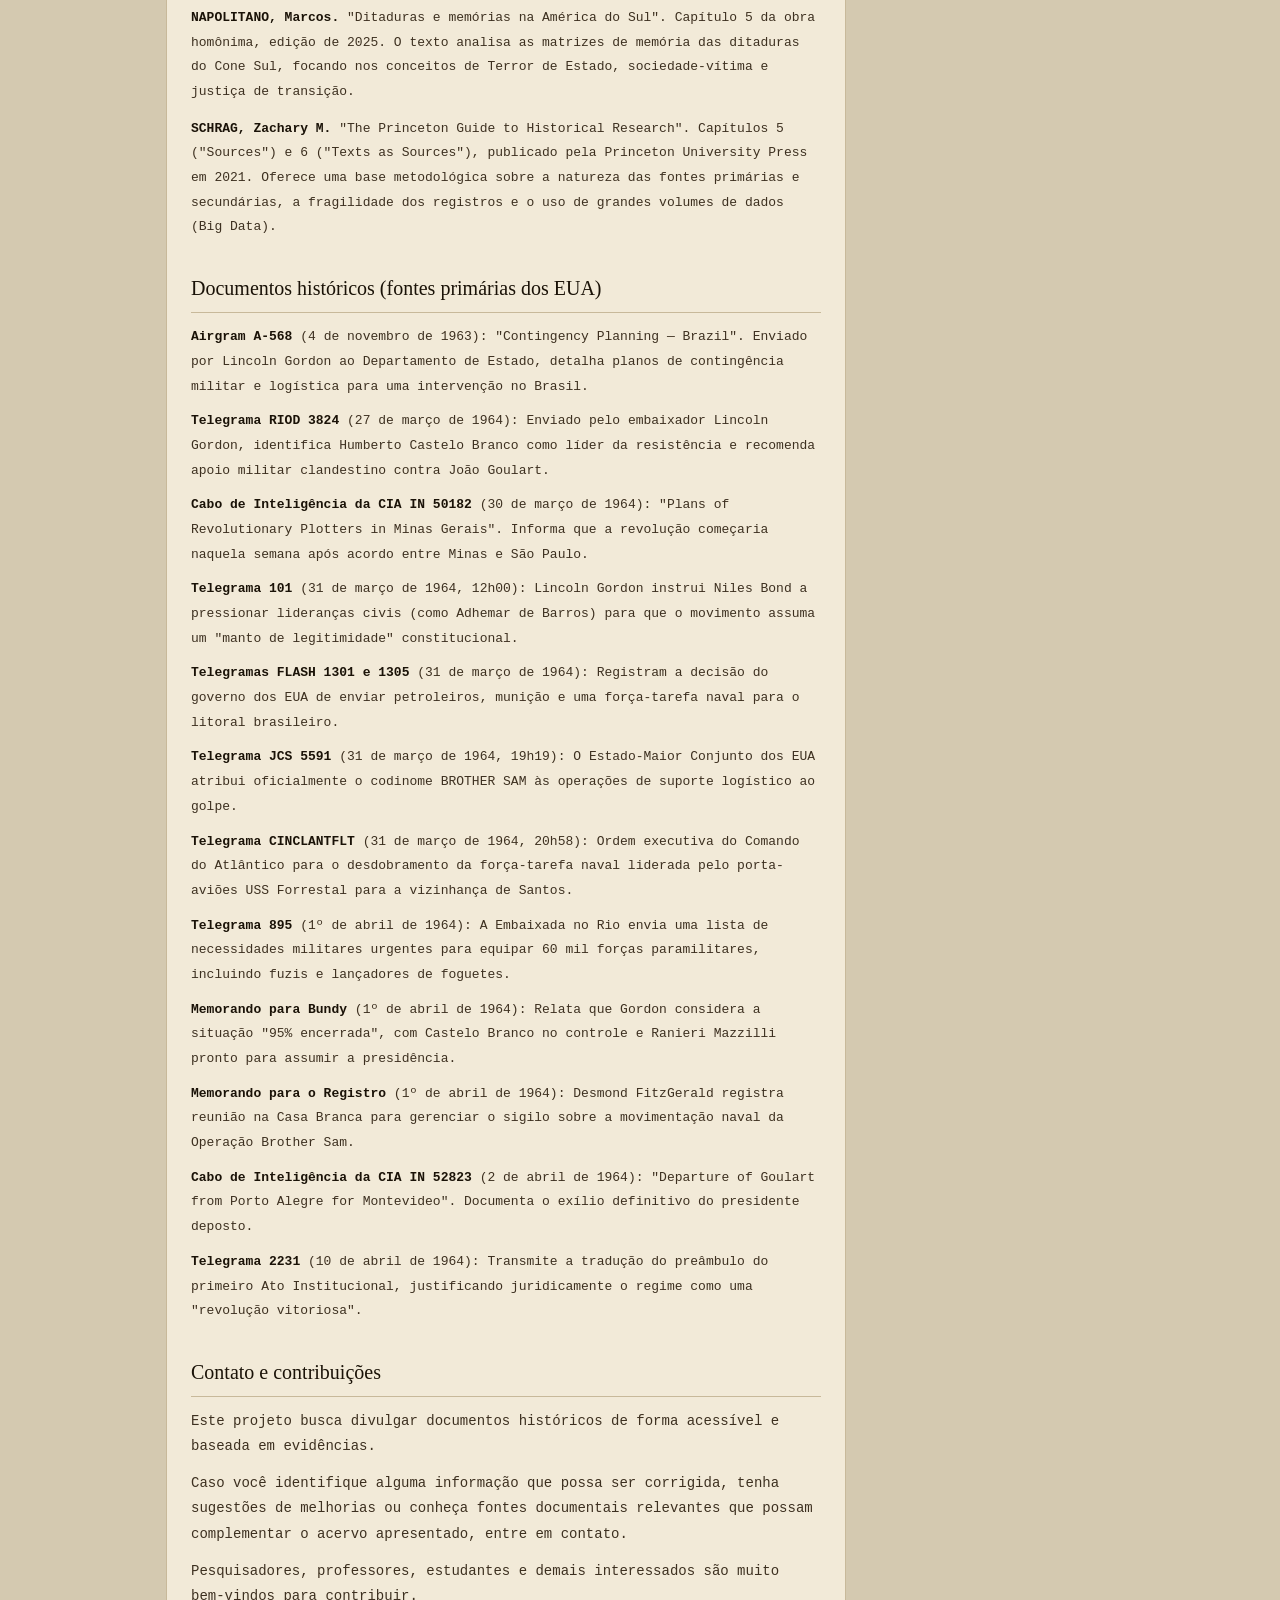
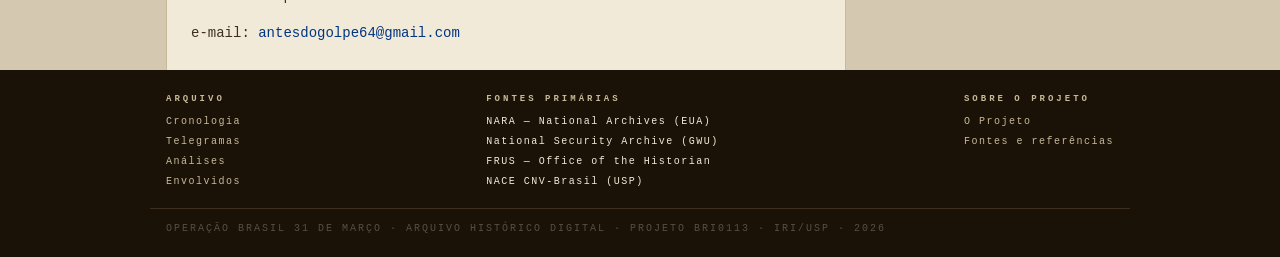
<file: golpe1964_v2/pages/sobre.html>
<!DOCTYPE html>
<html lang="pt-BR">
<head>
  <meta charset="UTF-8">
  <meta name="viewport" content="width=device-width, initial-scale=1.0">
  <title>O Projeto · Operação Brasil 31 de Março</title>
  <link rel="stylesheet" href="../css/style.css">
</head>
<body>

<div class="classify-bar">— documento desclassificado — uso público autorizado —</div>
<div class="meta-bar">
  <div class="container">
    <span>ARQUIVO HISTÓRICO DIGITAL · SÉRIE: MARÇO–ABRIL 1964</span>
    <span>FONTES: NARA · NATIONAL SECURITY ARCHIVE · FRUS · NACE CNV-BRASIL</span>
  </div>
</div>

<header class="site-header">
  <div class="container">
    <div class="header-left">
      <div class="header-eyebrow">arquivo histórico · telegramas & documentos</div>
      <div class="site-title">OPERAÇÃO BRASIL <span>31 DE MARÇO</span></div>
      <div class="site-subtitle">OS DIAS QUE ANTECEDERAM O GOLPE MILITAR DE 1964</div>
    </div>
  </div>
</header>

<nav class="site-nav">
  <div class="container">
    <a class="nav-item" href="../index.html">Apresentação</a>
    <a class="nav-item" href="cronologia.html">Cronologia</a>
    <a class="nav-item" href="telegramas.html">Telegramas</a>
    <a class="nav-item" href="analises.html">Análises</a>
    <a class="nav-item" href="envolvidos.html">Envolvidos</a>
    <a class="nav-item active" href="sobre.html">O Projeto</a>
  </div>
</nav>

<div class="container">
  <div class="page-header">
    <a class="back-link" href="../index.html">← Voltar à apresentação</a>
    <h1 style="font-family:Georgia,serif; font-size:28px; font-weight:normal; margin-bottom:8px;">O projeto</h1>
    <p style="font-size:12px; color:var(--cinza); letter-spacing:1.5px;">METODOLOGIA · FONTES · CONTATO</p>
  </div>

  <div class="page-content" style="max-width:680px;">

    <div style="margin-bottom:32px;">
      <h2 style="font-family:Georgia,serif; font-size:20px; font-weight:normal; margin-bottom:12px; border-bottom:1px solid var(--papel-borda); padding-bottom:8px;">O projeto</h2>
      <p style="font-size:14px; line-height:1.8; color:var(--tinta-suave); margin-bottom:12px;">Este site é um projeto de extensão desenvolvido no âmbito da disciplina História das Relações Internacionais, Cultura e Extensão, do Instituto de Relações Internacionais da Universidade de São Paulo (IRI-USP). Seu objetivo é aproximar a produção acadêmica da sociedade por meio da divulgação de documentos norte-americanos desclassificados sobre o golpe de 1964 e a ditadura militar brasileira.</p>
      <p style="font-size:14px; line-height:1.8; color:var(--tinta-suave); margin-bottom:12px;">Aqui, reunimos telegramas diplomáticos, memorandos, análises históricas e registros que ajudam a compreender os acontecimentos que antecederam, acompanharam e sucederam o golpe de Estado de 1964.</p>
      <p style="font-size:14px; line-height:1.8; color:var(--tinta-suave);">Nosso propósito é tornar essas fontes primárias mais acessíveis, oferecendo contexto histórico e linguagem clara para estudantes, professores, pesquisadores e todas as pessoas interessadas na história do Brasil.</p>
    </div>

    <div style="margin-bottom:32px;">
      <h2 style="font-family:Georgia,serif; font-size:20px; font-weight:normal; margin-bottom:12px; border-bottom:1px solid var(--papel-borda); padding-bottom:8px;">Metodologia</h2>
      <p style="font-size:14px; line-height:1.8; color:var(--tinta-suave); margin-bottom:12px;">Todos os documentos apresentados neste site são públicos e podem ser consultados em seus respectivos acervos. Os telegramas foram transcritos a partir das versões originais disponíveis em arquivos institucionais brasileiros e norte-americanos.</p>
      <p style="font-size:14px; line-height:1.8; color:var(--tinta-suave); margin-bottom:12px;">Sempre que possível, preservamos a estrutura dos documentos originais, incluindo trechos classificados ou censurados (redacted), que permanecem indicados conforme aparecem nas fontes.</p>
      <p style="font-size:14px; line-height:1.8; color:var(--tinta-suave);">As análises históricas são apresentadas separadamente dos documentos e identificadas como interpretações fundamentadas na historiografia especializada. Nosso objetivo é distinguir claramente as evidências documentais das interpretações produzidas pelos pesquisadores.</p>
    </div>

    <div style="margin-bottom:32px;">
      <h2 style="font-family:Georgia,serif; font-size:20px; font-weight:normal; margin-bottom:12px; border-bottom:1px solid var(--papel-borda); padding-bottom:8px;">Fontes</h2>
      <div style="font-size:13px; line-height:1.9; color:var(--tinta-suave);">
        <p style="margin-bottom:12px;"><strong style="color:var(--tinta);">FICO, Carlos.</strong> "Ditadura militar brasileira: aproximações teóricas e historiográficas". Publicado na revista <em>Tempo e Argumento</em> (Florianópolis, v. 9, n. 20) em 2017. Este artigo analisa o "revisionismo", a memória traumática da luta armada, o debate sobre o termo "civil-militar" e o controle militar da transição democrática.</p>
        <p style="margin-bottom:12px;"><strong style="color:var(--tinta);">MOTTA, Rodrigo Patto Sá.</strong> "Cultura política e ditadura: um debate teórico e historiográfico". Publicado na revista <em>Tempo e Argumento</em> (Florianópolis, v. 10, n. 23) em 2018. O autor discute o conceito de cultura política, as tradições de acomodação e o impacto dessas características na modernização autoritária das universidades.</p>
        <p style="margin-bottom:12px;"><strong style="color:var(--tinta);">NAPOLITANO, Marcos.</strong> "Ditaduras e memórias na América do Sul". Capítulo 5 da obra homônima, edição de 2025. O texto analisa as matrizes de memória das ditaduras do Cone Sul, focando nos conceitos de Terror de Estado, sociedade-vítima e justiça de transição.</p>
        <p><strong style="color:var(--tinta);">SCHRAG, Zachary M.</strong> "The Princeton Guide to Historical Research". Capítulos 5 ("Sources") e 6 ("Texts as Sources"), publicado pela Princeton University Press em 2021. Oferece uma base metodológica sobre a natureza das fontes primárias e secundárias, a fragilidade dos registros e o uso de grandes volumes de dados (Big Data).</p>
      </div>
    </div>

    <div style="margin-bottom:32px;">
      <h2 style="font-family:Georgia,serif; font-size:20px; font-weight:normal; margin-bottom:12px; border-bottom:1px solid var(--papel-borda); padding-bottom:8px;">Documentos históricos (fontes primárias dos EUA)</h2>
      <div style="font-size:13px; line-height:1.9; color:var(--tinta-suave);">
        <p style="margin-bottom:10px;"><strong style="color:var(--tinta);">Airgram A-568</strong> (4 de novembro de 1963): "Contingency Planning — Brazil". Enviado por Lincoln Gordon ao Departamento de Estado, detalha planos de contingência militar e logística para uma intervenção no Brasil.</p>
        <p style="margin-bottom:10px;"><strong style="color:var(--tinta);">Telegrama RIOD 3824</strong> (27 de março de 1964): Enviado pelo embaixador Lincoln Gordon, identifica Humberto Castelo Branco como líder da resistência e recomenda apoio militar clandestino contra João Goulart.</p>
        <p style="margin-bottom:10px;"><strong style="color:var(--tinta);">Cabo de Inteligência da CIA IN 50182</strong> (30 de março de 1964): "Plans of Revolutionary Plotters in Minas Gerais". Informa que a revolução começaria naquela semana após acordo entre Minas e São Paulo.</p>
        <p style="margin-bottom:10px;"><strong style="color:var(--tinta);">Telegrama 101</strong> (31 de março de 1964, 12h00): Lincoln Gordon instrui Niles Bond a pressionar lideranças civis (como Adhemar de Barros) para que o movimento assuma um "manto de legitimidade" constitucional.</p>
        <p style="margin-bottom:10px;"><strong style="color:var(--tinta);">Telegramas FLASH 1301 e 1305</strong> (31 de março de 1964): Registram a decisão do governo dos EUA de enviar petroleiros, munição e uma força-tarefa naval para o litoral brasileiro.</p>
        <p style="margin-bottom:10px;"><strong style="color:var(--tinta);">Telegrama JCS 5591</strong> (31 de março de 1964, 19h19): O Estado-Maior Conjunto dos EUA atribui oficialmente o codinome BROTHER SAM às operações de suporte logístico ao golpe.</p>
        <p style="margin-bottom:10px;"><strong style="color:var(--tinta);">Telegrama CINCLANTFLT</strong> (31 de março de 1964, 20h58): Ordem executiva do Comando do Atlântico para o desdobramento da força-tarefa naval liderada pelo porta-aviões USS Forrestal para a vizinhança de Santos.</p>
        <p style="margin-bottom:10px;"><strong style="color:var(--tinta);">Telegrama 895</strong> (1º de abril de 1964): A Embaixada no Rio envia uma lista de necessidades militares urgentes para equipar 60 mil forças paramilitares, incluindo fuzis e lançadores de foguetes.</p>
        <p style="margin-bottom:10px;"><strong style="color:var(--tinta);">Memorando para Bundy</strong> (1º de abril de 1964): Relata que Gordon considera a situação "95% encerrada", com Castelo Branco no controle e Ranieri Mazzilli pronto para assumir a presidência.</p>
        <p style="margin-bottom:10px;"><strong style="color:var(--tinta);">Memorando para o Registro</strong> (1º de abril de 1964): Desmond FitzGerald registra reunião na Casa Branca para gerenciar o sigilo sobre a movimentação naval da Operação Brother Sam.</p>
        <p style="margin-bottom:10px;"><strong style="color:var(--tinta);">Cabo de Inteligência da CIA IN 52823</strong> (2 de abril de 1964): "Departure of Goulart from Porto Alegre for Montevideo". Documenta o exílio definitivo do presidente deposto.</p>
        <p><strong style="color:var(--tinta);">Telegrama 2231</strong> (10 de abril de 1964): Transmite a tradução do preâmbulo do primeiro Ato Institucional, justificando juridicamente o regime como uma "revolução vitoriosa".</p>
      </div>
    </div>

    <div>
      <h2 style="font-family:Georgia,serif; font-size:20px; font-weight:normal; margin-bottom:12px; border-bottom:1px solid var(--papel-borda); padding-bottom:8px;">Contato e contribuições</h2>
      <p style="font-size:14px; line-height:1.8; color:var(--tinta-suave); margin-bottom:12px;">Este projeto busca divulgar documentos históricos de forma acessível e baseada em evidências.</p>
      <p style="font-size:14px; line-height:1.8; color:var(--tinta-suave); margin-bottom:12px;">Caso você identifique alguma informação que possa ser corrigida, tenha sugestões de melhorias ou conheça fontes documentais relevantes que possam complementar o acervo apresentado, entre em contato.</p>
      <p style="font-size:14px; line-height:1.8; color:var(--tinta-suave); margin-bottom:12px;">Pesquisadores, professores, estudantes e demais interessados são muito bem-vindos para contribuir.</p>
      <p style="font-size:14px; line-height:1.8; color:var(--tinta-suave);">e-mail: <a href="mailto:antesdogolpe64@gmail.com" style="color:var(--azul);">antesdogolpe64@gmail.com</a></p>
    </div>

  </div>
</div>

<footer class="site-footer">
  <div class="container">
    <div class="footer-col">
      <strong>Arquivo</strong>
      <a href="cronologia.html">Cronologia</a><br>
      <a href="telegramas.html">Telegramas</a><br>
      <a href="analises.html">Análises</a><br>
      <a href="envolvidos.html">Envolvidos</a>
    </div>
    <div class="footer-col">
      <strong>Fontes primárias</strong>
      NARA — National Archives (EUA)<br>
      National Security Archive (GWU)<br>
      FRUS — Office of the Historian<br>
      NACE CNV-Brasil (USP)
    </div>
    <div class="footer-col">
      <strong>Sobre o projeto</strong>
      <a href="sobre.html">O Projeto</a><br>
      <a href="sobre.html">Fontes e referências</a>
    </div>
  </div>
  <div class="footer-bottom container">
    OPERAÇÃO BRASIL 31 DE MARÇO · ARQUIVO HISTÓRICO DIGITAL · PROJETO BRI0113 · IRI/USP · 2026
  </div>
</footer>

</body>
</html>
</file>
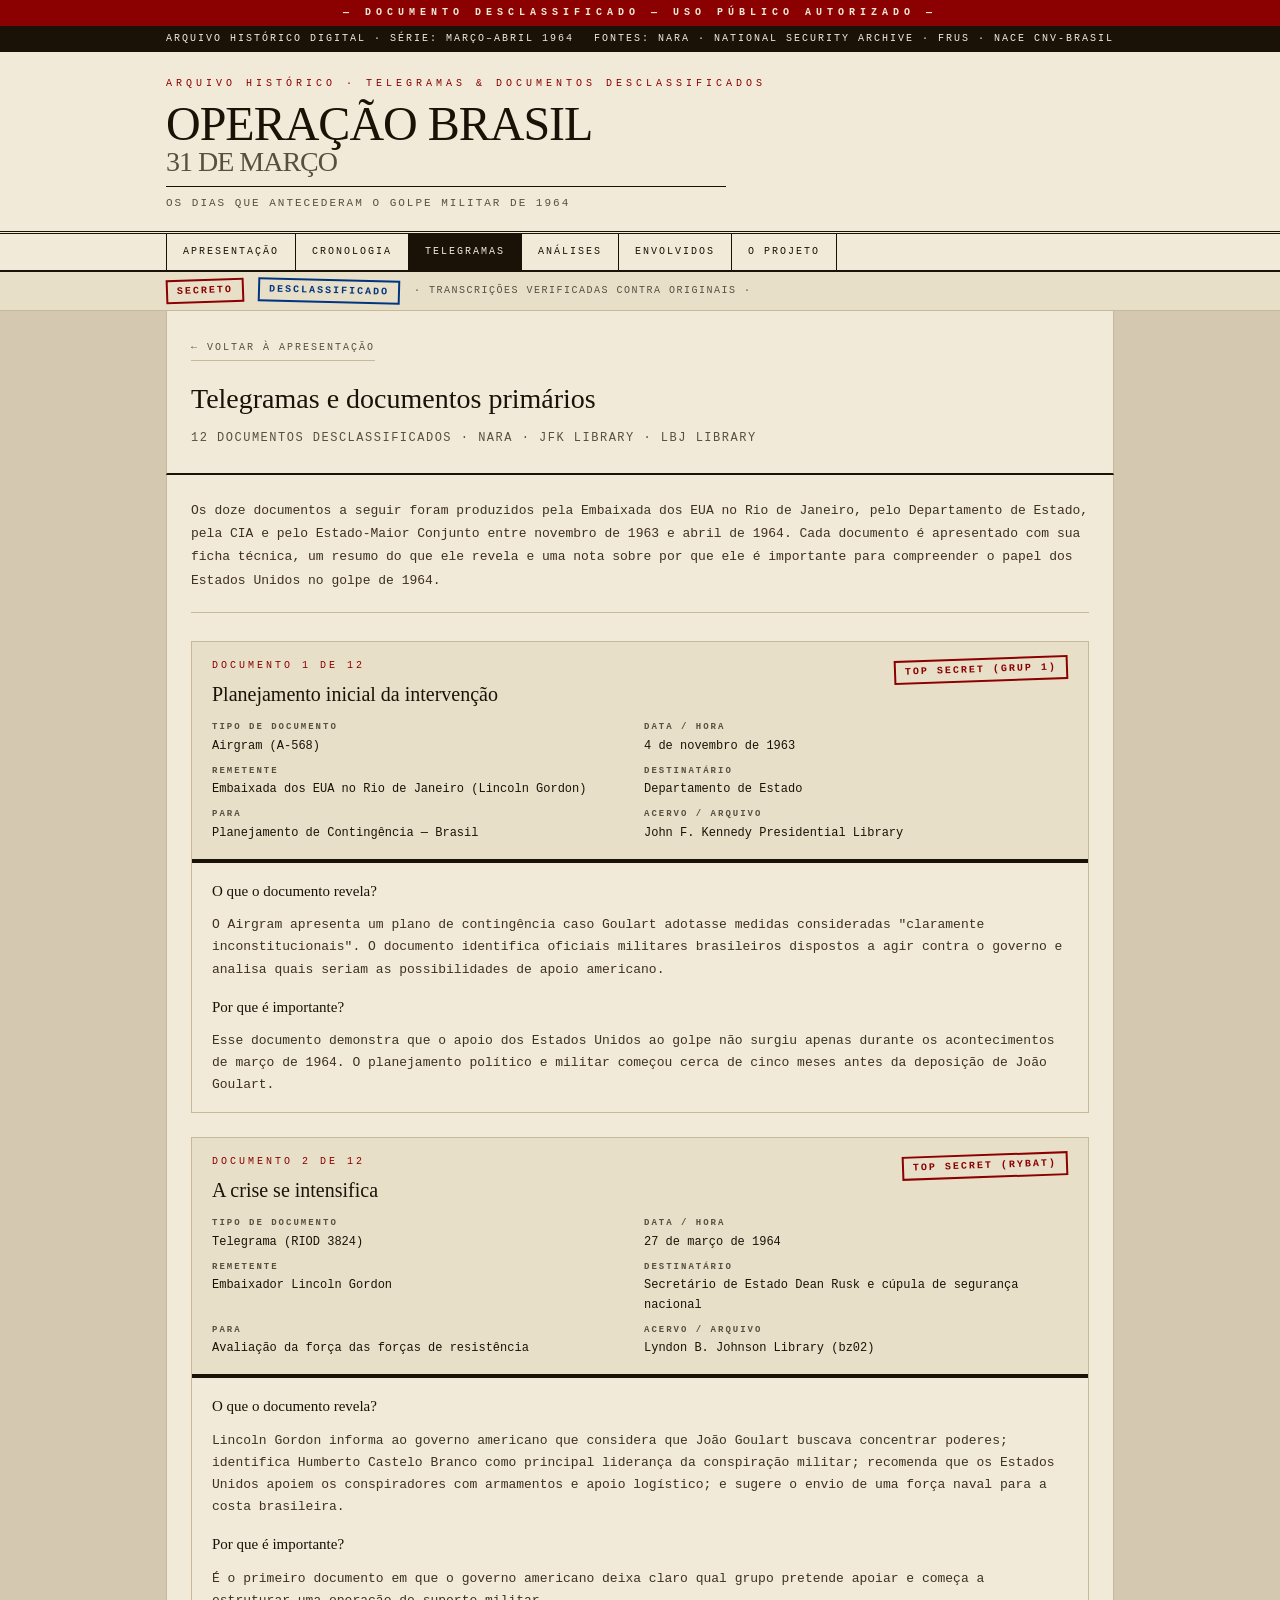
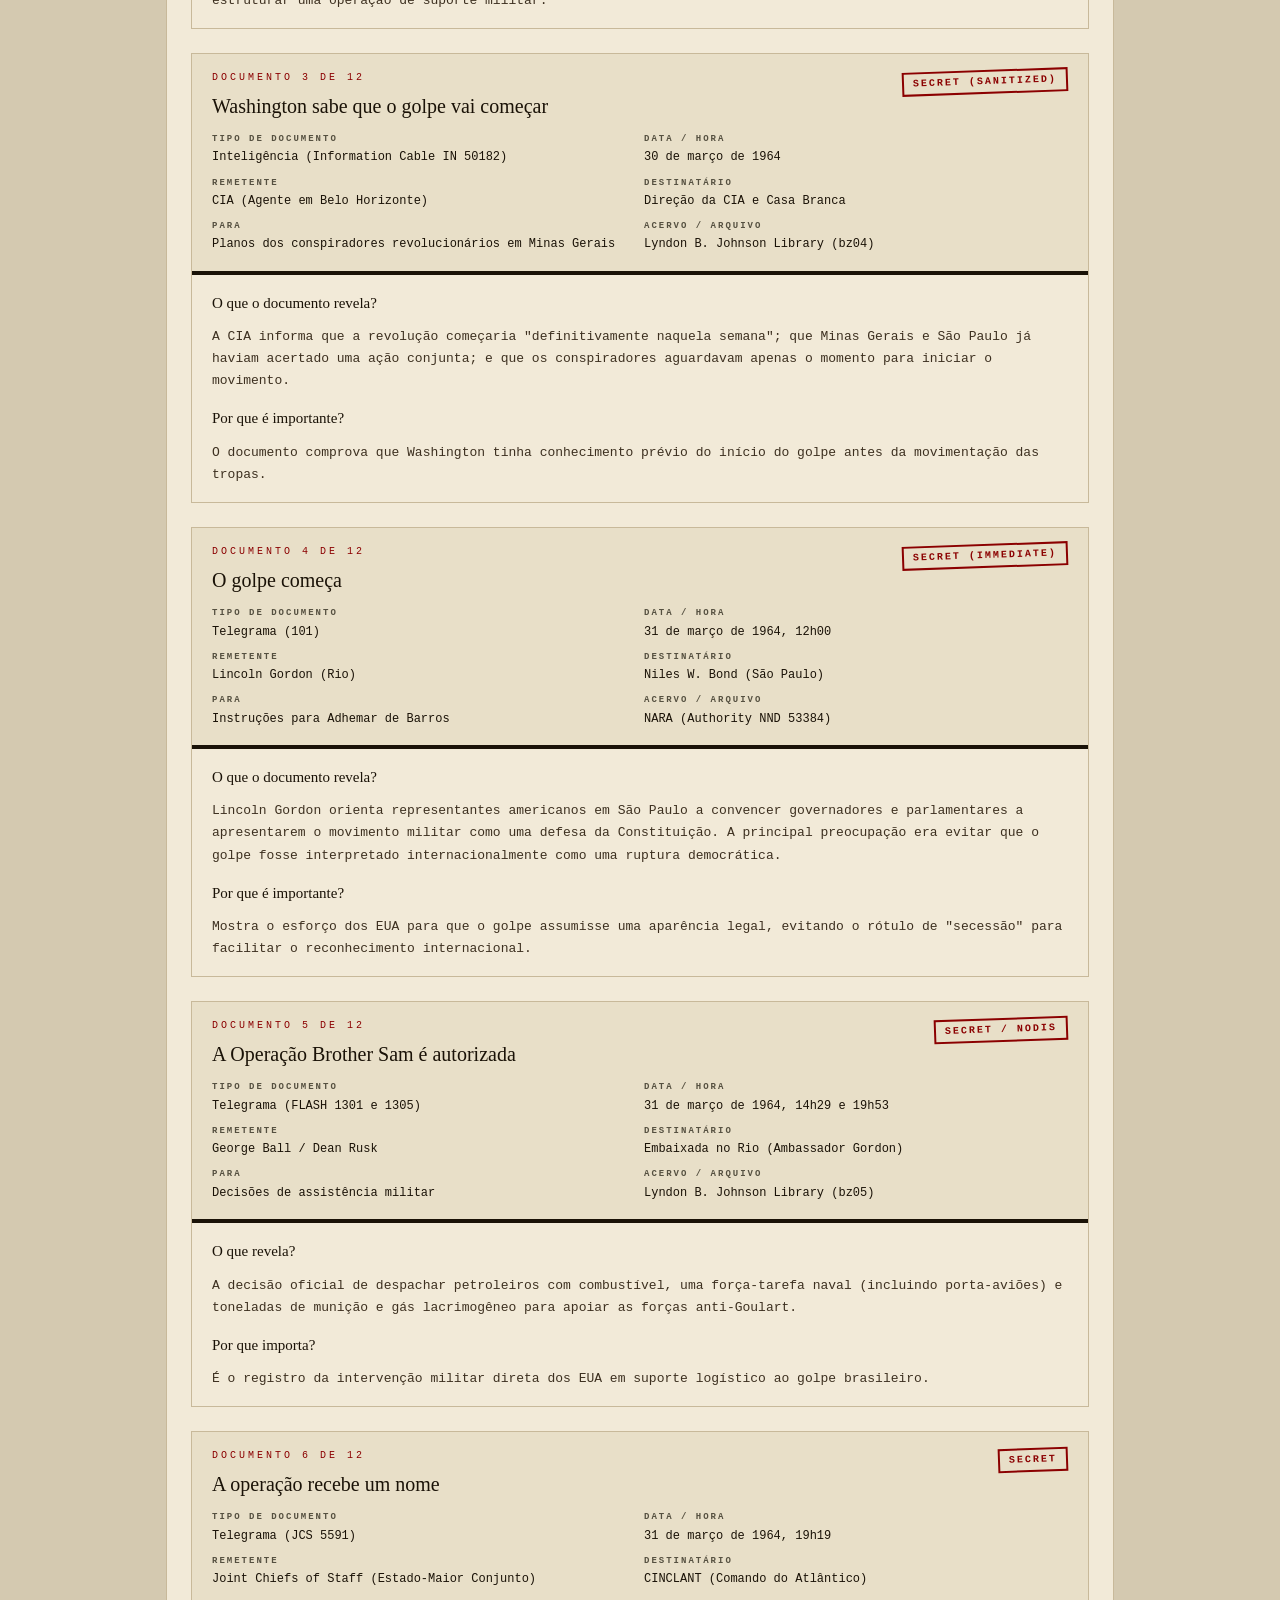
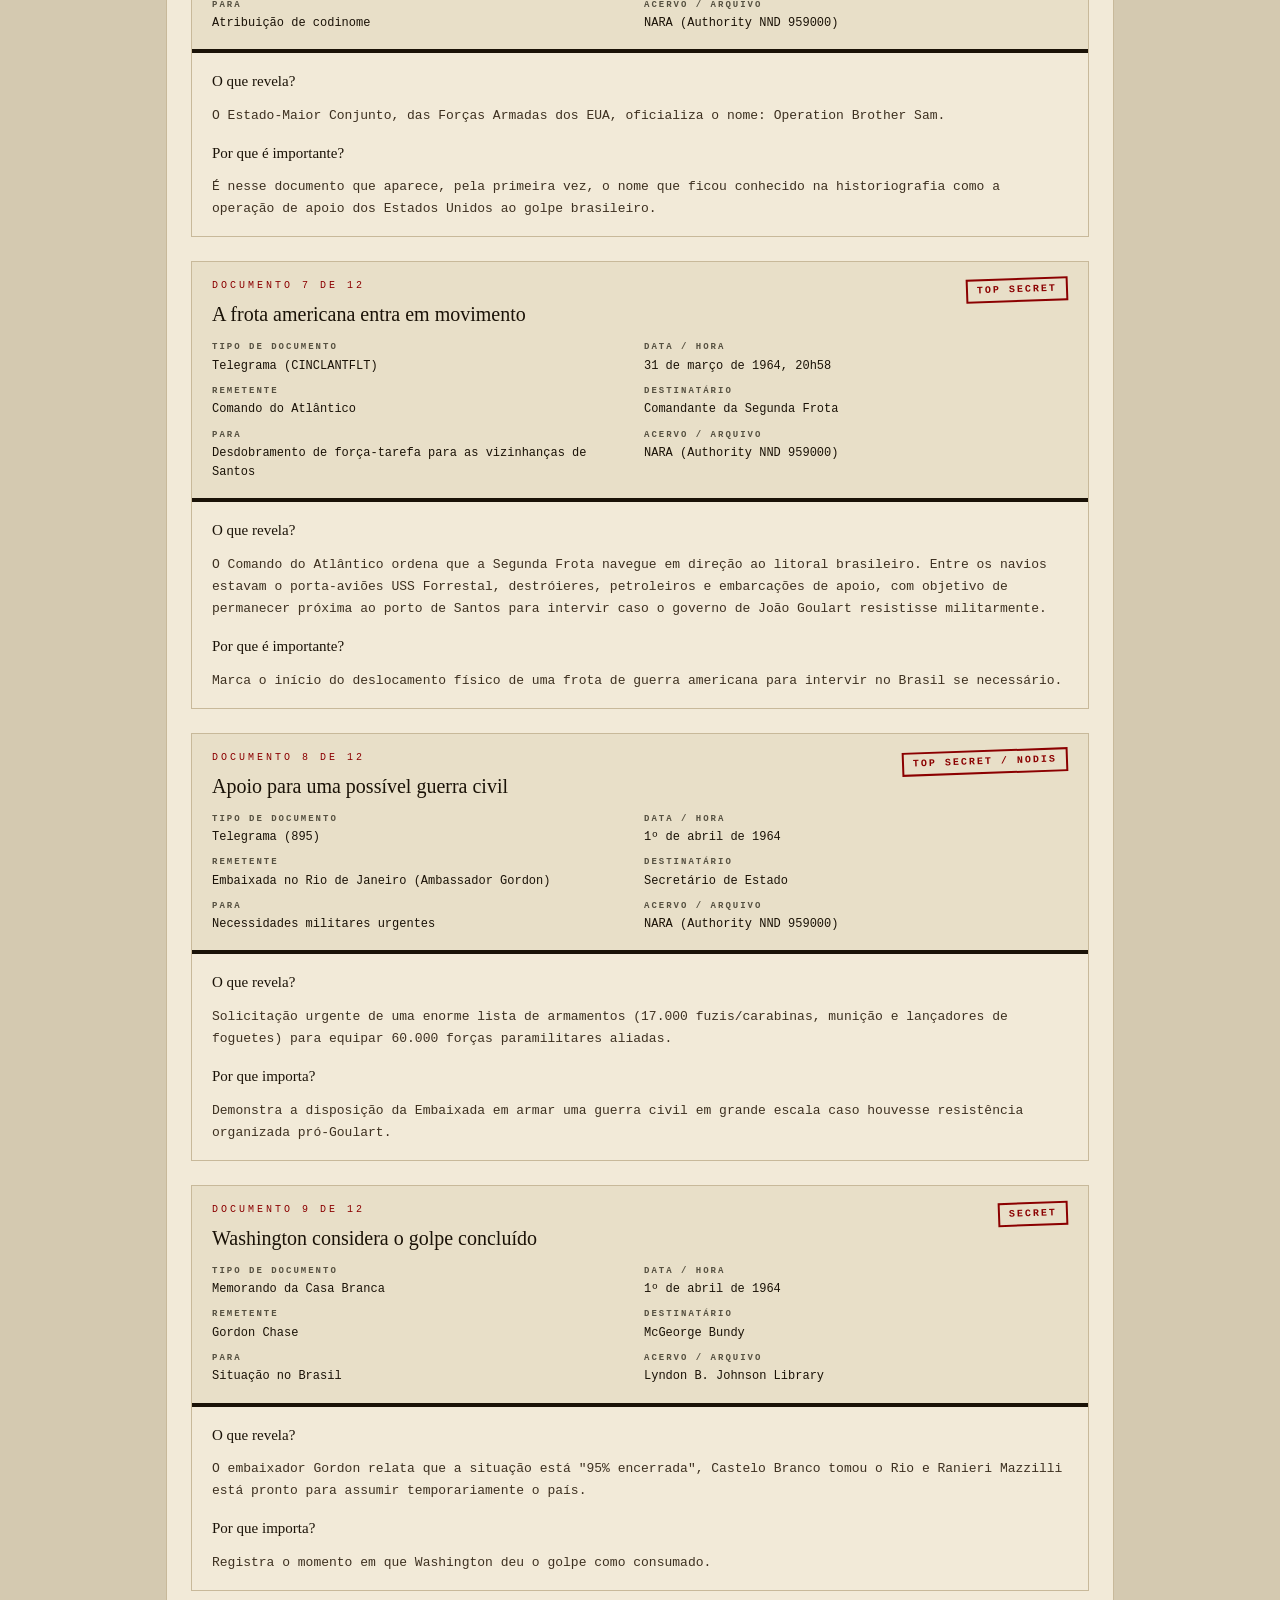
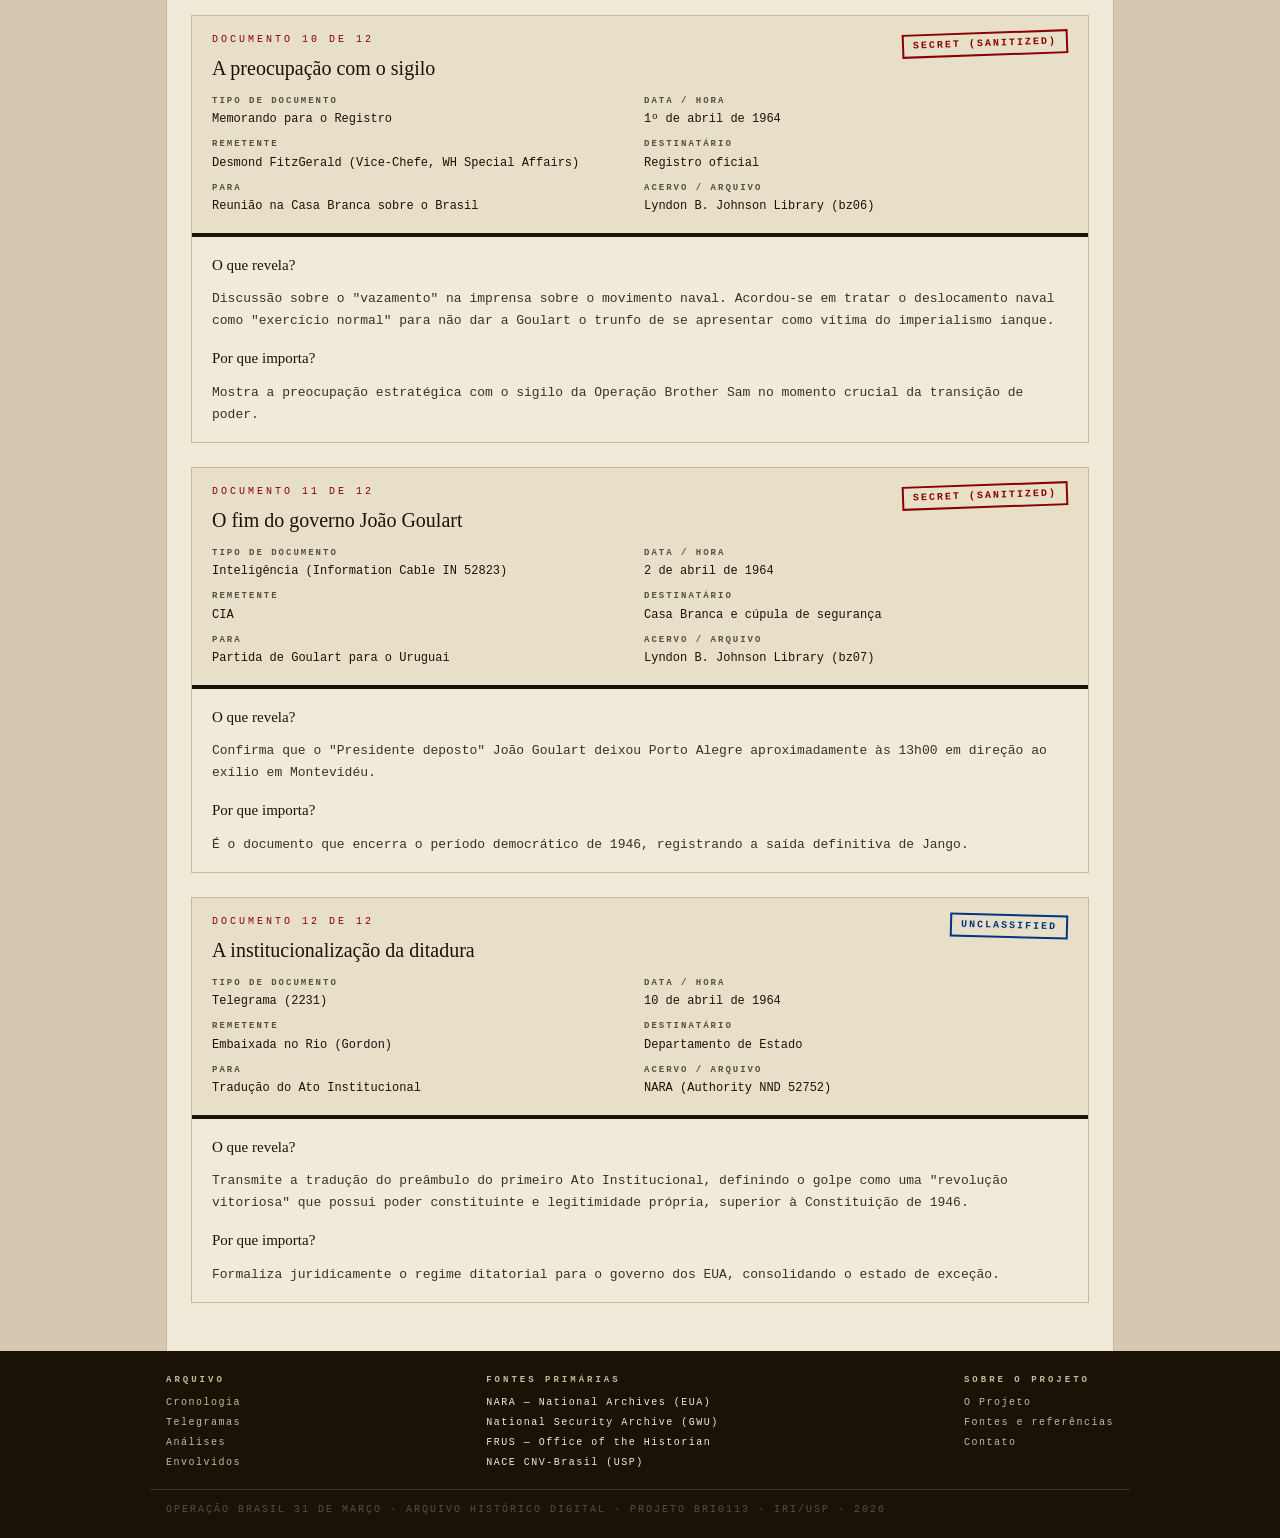
<file: golpe1964_v2/pages/telegramas.html>
<!DOCTYPE html>
<html lang="pt-BR">
<head>
  <meta charset="UTF-8">
  <meta name="viewport" content="width=device-width, initial-scale=1.0">
  <title>Telegramas · Operação Brasil 31 de Março</title>
  <link rel="stylesheet" href="../css/style.css">
</head>
<body>

<div class="classify-bar">— documento desclassificado — uso público autorizado —</div>
<div class="meta-bar">
  <div class="container">
    <span>ARQUIVO HISTÓRICO DIGITAL · SÉRIE: MARÇO–ABRIL 1964</span>
    <span>FONTES: NARA · NATIONAL SECURITY ARCHIVE · FRUS · NACE CNV-BRASIL</span>
  </div>
</div>

<header class="site-header">
  <div class="container">
    <div class="header-left">
      <div class="header-eyebrow">arquivo histórico · telegramas & documentos desclassificados</div>
      <div class="site-title">OPERAÇÃO BRASIL <span>31 DE MARÇO</span></div>
      <div class="site-subtitle">OS DIAS QUE ANTECEDERAM O GOLPE MILITAR DE 1964</div>
    </div>
  </div>
</header>

<nav class="site-nav">
  <div class="container">
    <a class="nav-item" href="../index.html">Apresentação</a>
    <a class="nav-item" href="cronologia.html">Cronologia</a>
    <a class="nav-item active" href="telegramas.html">Telegramas</a>
    <a class="nav-item" href="analises.html">Análises</a>
    <a class="nav-item" href="envolvidos.html">Envolvidos</a>
    <a class="nav-item" href="sobre.html">O Projeto</a>
  </div>
</nav>

<div class="stamp-row">
  <div class="container">
    <span class="stamp">SECRETO</span>
    <span class="stamp azul">DESCLASSIFICADO</span>
    <span>· TRANSCRIÇÕES VERIFICADAS CONTRA ORIGINAIS ·</span>
  </div>
</div>

<div class="container">
  <div class="page-header">
    <a class="back-link" href="../index.html">← Voltar à apresentação</a>
    <h1 style="font-family:Georgia,serif; font-size:28px; font-weight:normal; margin-bottom:8px;">Telegramas e documentos primários</h1>
    <p style="font-size:12px; color:var(--cinza); letter-spacing:1.5px;">12 DOCUMENTOS DESCLASSIFICADOS · NARA · JFK LIBRARY · LBJ LIBRARY</p>
  </div>

  <div class="page-content">

    <p style="font-size:13px; line-height:1.8; color:var(--tinta-suave); margin-bottom:28px; border-bottom:1px solid var(--papel-borda); padding-bottom:20px;">Os doze documentos a seguir foram produzidos pela Embaixada dos EUA no Rio de Janeiro, pelo Departamento de Estado, pela CIA e pelo Estado-Maior Conjunto entre novembro de 1963 e abril de 1964. Cada documento é apresentado com sua ficha técnica, um resumo do que ele revela e uma nota sobre por que ele é importante para compreender o papel dos Estados Unidos no golpe de 1964.</p>

    <!-- 1 -->
    <div class="telegrama-doc">
      <div class="telegrama-doc-header">
        <div style="display:flex; justify-content:space-between; align-items:flex-start; flex-wrap:wrap; gap:12px;">
          <div>
            <div style="font-size:10px; letter-spacing:3px; color:var(--vermelho); margin-bottom:4px; text-transform:uppercase;">Documento 1 de 12</div>
            <div style="font-family:Georgia,serif; font-size:20px;">Planejamento inicial da intervenção</div>
          </div>
          <span class="stamp">TOP SECRET (GRUP 1)</span>
        </div>
        <div class="telegrama-doc-grid">
          <div class="telegrama-doc-field"><strong>Tipo de documento</strong>Airgram (A-568)</div>
          <div class="telegrama-doc-field"><strong>Data / Hora</strong>4 de novembro de 1963</div>
          <div class="telegrama-doc-field"><strong>Remetente</strong>Embaixada dos EUA no Rio de Janeiro (Lincoln Gordon)</div>
          <div class="telegrama-doc-field"><strong>Destinatário</strong>Departamento de Estado</div>
          <div class="telegrama-doc-field"><strong>Para</strong>Planejamento de Contingência — Brasil</div>
          <div class="telegrama-doc-field"><strong>Acervo / arquivo</strong>John F. Kennedy Presidential Library</div>
        </div>
      </div>
      <div class="telegrama-doc-analysis">
        <h3>O que o documento revela?</h3>
        <p>O Airgram apresenta um plano de contingência caso Goulart adotasse medidas consideradas "claramente inconstitucionais". O documento identifica oficiais militares brasileiros dispostos a agir contra o governo e analisa quais seriam as possibilidades de apoio americano.</p>
        <h3 style="margin-top:14px;">Por que é importante?</h3>
        <p>Esse documento demonstra que o apoio dos Estados Unidos ao golpe não surgiu apenas durante os acontecimentos de março de 1964. O planejamento político e militar começou cerca de cinco meses antes da deposição de João Goulart.</p>
      </div>
    </div>

    <!-- 2 -->
    <div class="telegrama-doc">
      <div class="telegrama-doc-header">
        <div style="display:flex; justify-content:space-between; align-items:flex-start; flex-wrap:wrap; gap:12px;">
          <div>
            <div style="font-size:10px; letter-spacing:3px; color:var(--vermelho); margin-bottom:4px; text-transform:uppercase;">Documento 2 de 12</div>
            <div style="font-family:Georgia,serif; font-size:20px;">A crise se intensifica</div>
          </div>
          <span class="stamp">TOP SECRET (RYBAT)</span>
        </div>
        <div class="telegrama-doc-grid">
          <div class="telegrama-doc-field"><strong>Tipo de documento</strong>Telegrama (RIOD 3824)</div>
          <div class="telegrama-doc-field"><strong>Data / Hora</strong>27 de março de 1964</div>
          <div class="telegrama-doc-field"><strong>Remetente</strong>Embaixador Lincoln Gordon</div>
          <div class="telegrama-doc-field"><strong>Destinatário</strong>Secretário de Estado Dean Rusk e cúpula de segurança nacional</div>
          <div class="telegrama-doc-field"><strong>Para</strong>Avaliação da força das forças de resistência</div>
          <div class="telegrama-doc-field"><strong>Acervo / arquivo</strong>Lyndon B. Johnson Library (bz02)</div>
        </div>
      </div>
      <div class="telegrama-doc-analysis">
        <h3>O que o documento revela?</h3>
        <p>Lincoln Gordon informa ao governo americano que considera que João Goulart buscava concentrar poderes; identifica Humberto Castelo Branco como principal liderança da conspiração militar; recomenda que os Estados Unidos apoiem os conspiradores com armamentos e apoio logístico; e sugere o envio de uma força naval para a costa brasileira.</p>
        <h3 style="margin-top:14px;">Por que é importante?</h3>
        <p>É o primeiro documento em que o governo americano deixa claro qual grupo pretende apoiar e começa a estruturar uma operação de suporte militar.</p>
      </div>
    </div>

    <!-- 3 -->
    <div class="telegrama-doc">
      <div class="telegrama-doc-header">
        <div style="display:flex; justify-content:space-between; align-items:flex-start; flex-wrap:wrap; gap:12px;">
          <div>
            <div style="font-size:10px; letter-spacing:3px; color:var(--vermelho); margin-bottom:4px; text-transform:uppercase;">Documento 3 de 12</div>
            <div style="font-family:Georgia,serif; font-size:20px;">Washington sabe que o golpe vai começar</div>
          </div>
          <span class="stamp">SECRET (SANITIZED)</span>
        </div>
        <div class="telegrama-doc-grid">
          <div class="telegrama-doc-field"><strong>Tipo de documento</strong>Inteligência (Information Cable IN 50182)</div>
          <div class="telegrama-doc-field"><strong>Data / Hora</strong>30 de março de 1964</div>
          <div class="telegrama-doc-field"><strong>Remetente</strong>CIA (Agente em Belo Horizonte)</div>
          <div class="telegrama-doc-field"><strong>Destinatário</strong>Direção da CIA e Casa Branca</div>
          <div class="telegrama-doc-field"><strong>Para</strong>Planos dos conspiradores revolucionários em Minas Gerais</div>
          <div class="telegrama-doc-field"><strong>Acervo / arquivo</strong>Lyndon B. Johnson Library (bz04)</div>
        </div>
      </div>
      <div class="telegrama-doc-analysis">
        <h3>O que o documento revela?</h3>
        <p>A CIA informa que a revolução começaria "definitivamente naquela semana"; que Minas Gerais e São Paulo já haviam acertado uma ação conjunta; e que os conspiradores aguardavam apenas o momento para iniciar o movimento.</p>
        <h3 style="margin-top:14px;">Por que é importante?</h3>
        <p>O documento comprova que Washington tinha conhecimento prévio do início do golpe antes da movimentação das tropas.</p>
      </div>
    </div>

    <!-- 4 -->
    <div class="telegrama-doc">
      <div class="telegrama-doc-header">
        <div style="display:flex; justify-content:space-between; align-items:flex-start; flex-wrap:wrap; gap:12px;">
          <div>
            <div style="font-size:10px; letter-spacing:3px; color:var(--vermelho); margin-bottom:4px; text-transform:uppercase;">Documento 4 de 12</div>
            <div style="font-family:Georgia,serif; font-size:20px;">O golpe começa</div>
          </div>
          <span class="stamp">SECRET (IMMEDIATE)</span>
        </div>
        <div class="telegrama-doc-grid">
          <div class="telegrama-doc-field"><strong>Tipo de documento</strong>Telegrama (101)</div>
          <div class="telegrama-doc-field"><strong>Data / Hora</strong>31 de março de 1964, 12h00</div>
          <div class="telegrama-doc-field"><strong>Remetente</strong>Lincoln Gordon (Rio)</div>
          <div class="telegrama-doc-field"><strong>Destinatário</strong>Niles W. Bond (São Paulo)</div>
          <div class="telegrama-doc-field"><strong>Para</strong>Instruções para Adhemar de Barros</div>
          <div class="telegrama-doc-field"><strong>Acervo / arquivo</strong>NARA (Authority NND 53384)</div>
        </div>
      </div>
      <div class="telegrama-doc-analysis">
        <h3>O que o documento revela?</h3>
        <p>Lincoln Gordon orienta representantes americanos em São Paulo a convencer governadores e parlamentares a apresentarem o movimento militar como uma defesa da Constituição. A principal preocupação era evitar que o golpe fosse interpretado internacionalmente como uma ruptura democrática.</p>
        <h3 style="margin-top:14px;">Por que é importante?</h3>
        <p>Mostra o esforço dos EUA para que o golpe assumisse uma aparência legal, evitando o rótulo de "secessão" para facilitar o reconhecimento internacional.</p>
      </div>
    </div>

    <!-- 5 -->
    <div class="telegrama-doc">
      <div class="telegrama-doc-header">
        <div style="display:flex; justify-content:space-between; align-items:flex-start; flex-wrap:wrap; gap:12px;">
          <div>
            <div style="font-size:10px; letter-spacing:3px; color:var(--vermelho); margin-bottom:4px; text-transform:uppercase;">Documento 5 de 12</div>
            <div style="font-family:Georgia,serif; font-size:20px;">A Operação Brother Sam é autorizada</div>
          </div>
          <span class="stamp">SECRET / NODIS</span>
        </div>
        <div class="telegrama-doc-grid">
          <div class="telegrama-doc-field"><strong>Tipo de documento</strong>Telegrama (FLASH 1301 e 1305)</div>
          <div class="telegrama-doc-field"><strong>Data / Hora</strong>31 de março de 1964, 14h29 e 19h53</div>
          <div class="telegrama-doc-field"><strong>Remetente</strong>George Ball / Dean Rusk</div>
          <div class="telegrama-doc-field"><strong>Destinatário</strong>Embaixada no Rio (Ambassador Gordon)</div>
          <div class="telegrama-doc-field"><strong>Para</strong>Decisões de assistência militar</div>
          <div class="telegrama-doc-field"><strong>Acervo / arquivo</strong>Lyndon B. Johnson Library (bz05)</div>
        </div>
      </div>
      <div class="telegrama-doc-analysis">
        <h3>O que revela?</h3>
        <p>A decisão oficial de despachar petroleiros com combustível, uma força-tarefa naval (incluindo porta-aviões) e toneladas de munição e gás lacrimogêneo para apoiar as forças anti-Goulart.</p>
        <h3 style="margin-top:14px;">Por que importa?</h3>
        <p>É o registro da intervenção militar direta dos EUA em suporte logístico ao golpe brasileiro.</p>
      </div>
    </div>

    <!-- 6 -->
    <div class="telegrama-doc">
      <div class="telegrama-doc-header">
        <div style="display:flex; justify-content:space-between; align-items:flex-start; flex-wrap:wrap; gap:12px;">
          <div>
            <div style="font-size:10px; letter-spacing:3px; color:var(--vermelho); margin-bottom:4px; text-transform:uppercase;">Documento 6 de 12</div>
            <div style="font-family:Georgia,serif; font-size:20px;">A operação recebe um nome</div>
          </div>
          <span class="stamp">SECRET</span>
        </div>
        <div class="telegrama-doc-grid">
          <div class="telegrama-doc-field"><strong>Tipo de documento</strong>Telegrama (JCS 5591)</div>
          <div class="telegrama-doc-field"><strong>Data / Hora</strong>31 de março de 1964, 19h19</div>
          <div class="telegrama-doc-field"><strong>Remetente</strong>Joint Chiefs of Staff (Estado-Maior Conjunto)</div>
          <div class="telegrama-doc-field"><strong>Destinatário</strong>CINCLANT (Comando do Atlântico)</div>
          <div class="telegrama-doc-field"><strong>Para</strong>Atribuição de codinome</div>
          <div class="telegrama-doc-field"><strong>Acervo / arquivo</strong>NARA (Authority NND 959000)</div>
        </div>
      </div>
      <div class="telegrama-doc-analysis">
        <h3>O que revela?</h3>
        <p>O Estado-Maior Conjunto, das Forças Armadas dos EUA, oficializa o nome: Operation Brother Sam.</p>
        <h3 style="margin-top:14px;">Por que é importante?</h3>
        <p>É nesse documento que aparece, pela primeira vez, o nome que ficou conhecido na historiografia como a operação de apoio dos Estados Unidos ao golpe brasileiro.</p>
      </div>
    </div>

    <!-- 7 -->
    <div class="telegrama-doc">
      <div class="telegrama-doc-header">
        <div style="display:flex; justify-content:space-between; align-items:flex-start; flex-wrap:wrap; gap:12px;">
          <div>
            <div style="font-size:10px; letter-spacing:3px; color:var(--vermelho); margin-bottom:4px; text-transform:uppercase;">Documento 7 de 12</div>
            <div style="font-family:Georgia,serif; font-size:20px;">A frota americana entra em movimento</div>
          </div>
          <span class="stamp">TOP SECRET</span>
        </div>
        <div class="telegrama-doc-grid">
          <div class="telegrama-doc-field"><strong>Tipo de documento</strong>Telegrama (CINCLANTFLT)</div>
          <div class="telegrama-doc-field"><strong>Data / Hora</strong>31 de março de 1964, 20h58</div>
          <div class="telegrama-doc-field"><strong>Remetente</strong>Comando do Atlântico</div>
          <div class="telegrama-doc-field"><strong>Destinatário</strong>Comandante da Segunda Frota</div>
          <div class="telegrama-doc-field"><strong>Para</strong>Desdobramento de força-tarefa para as vizinhanças de Santos</div>
          <div class="telegrama-doc-field"><strong>Acervo / arquivo</strong>NARA (Authority NND 959000)</div>
        </div>
      </div>
      <div class="telegrama-doc-analysis">
        <h3>O que revela?</h3>
        <p>O Comando do Atlântico ordena que a Segunda Frota navegue em direção ao litoral brasileiro. Entre os navios estavam o porta-aviões USS Forrestal, destróieres, petroleiros e embarcações de apoio, com objetivo de permanecer próxima ao porto de Santos para intervir caso o governo de João Goulart resistisse militarmente.</p>
        <h3 style="margin-top:14px;">Por que é importante?</h3>
        <p>Marca o início do deslocamento físico de uma frota de guerra americana para intervir no Brasil se necessário.</p>
      </div>
    </div>

    <!-- 8 -->
    <div class="telegrama-doc">
      <div class="telegrama-doc-header">
        <div style="display:flex; justify-content:space-between; align-items:flex-start; flex-wrap:wrap; gap:12px;">
          <div>
            <div style="font-size:10px; letter-spacing:3px; color:var(--vermelho); margin-bottom:4px; text-transform:uppercase;">Documento 8 de 12</div>
            <div style="font-family:Georgia,serif; font-size:20px;">Apoio para uma possível guerra civil</div>
          </div>
          <span class="stamp">TOP SECRET / NODIS</span>
        </div>
        <div class="telegrama-doc-grid">
          <div class="telegrama-doc-field"><strong>Tipo de documento</strong>Telegrama (895)</div>
          <div class="telegrama-doc-field"><strong>Data / Hora</strong>1º de abril de 1964</div>
          <div class="telegrama-doc-field"><strong>Remetente</strong>Embaixada no Rio de Janeiro (Ambassador Gordon)</div>
          <div class="telegrama-doc-field"><strong>Destinatário</strong>Secretário de Estado</div>
          <div class="telegrama-doc-field"><strong>Para</strong>Necessidades militares urgentes</div>
          <div class="telegrama-doc-field"><strong>Acervo / arquivo</strong>NARA (Authority NND 959000)</div>
        </div>
      </div>
      <div class="telegrama-doc-analysis">
        <h3>O que revela?</h3>
        <p>Solicitação urgente de uma enorme lista de armamentos (17.000 fuzis/carabinas, munição e lançadores de foguetes) para equipar 60.000 forças paramilitares aliadas.</p>
        <h3 style="margin-top:14px;">Por que importa?</h3>
        <p>Demonstra a disposição da Embaixada em armar uma guerra civil em grande escala caso houvesse resistência organizada pró-Goulart.</p>
      </div>
    </div>

    <!-- 9 -->
    <div class="telegrama-doc">
      <div class="telegrama-doc-header">
        <div style="display:flex; justify-content:space-between; align-items:flex-start; flex-wrap:wrap; gap:12px;">
          <div>
            <div style="font-size:10px; letter-spacing:3px; color:var(--vermelho); margin-bottom:4px; text-transform:uppercase;">Documento 9 de 12</div>
            <div style="font-family:Georgia,serif; font-size:20px;">Washington considera o golpe concluído</div>
          </div>
          <span class="stamp">SECRET</span>
        </div>
        <div class="telegrama-doc-grid">
          <div class="telegrama-doc-field"><strong>Tipo de documento</strong>Memorando da Casa Branca</div>
          <div class="telegrama-doc-field"><strong>Data / Hora</strong>1º de abril de 1964</div>
          <div class="telegrama-doc-field"><strong>Remetente</strong>Gordon Chase</div>
          <div class="telegrama-doc-field"><strong>Destinatário</strong>McGeorge Bundy</div>
          <div class="telegrama-doc-field"><strong>Para</strong>Situação no Brasil</div>
          <div class="telegrama-doc-field"><strong>Acervo / arquivo</strong>Lyndon B. Johnson Library</div>
        </div>
      </div>
      <div class="telegrama-doc-analysis">
        <h3>O que revela?</h3>
        <p>O embaixador Gordon relata que a situação está "95% encerrada", Castelo Branco tomou o Rio e Ranieri Mazzilli está pronto para assumir temporariamente o país.</p>
        <h3 style="margin-top:14px;">Por que importa?</h3>
        <p>Registra o momento em que Washington deu o golpe como consumado.</p>
      </div>
    </div>

    <!-- 10 -->
    <div class="telegrama-doc">
      <div class="telegrama-doc-header">
        <div style="display:flex; justify-content:space-between; align-items:flex-start; flex-wrap:wrap; gap:12px;">
          <div>
            <div style="font-size:10px; letter-spacing:3px; color:var(--vermelho); margin-bottom:4px; text-transform:uppercase;">Documento 10 de 12</div>
            <div style="font-family:Georgia,serif; font-size:20px;">A preocupação com o sigilo</div>
          </div>
          <span class="stamp">SECRET (SANITIZED)</span>
        </div>
        <div class="telegrama-doc-grid">
          <div class="telegrama-doc-field"><strong>Tipo de documento</strong>Memorando para o Registro</div>
          <div class="telegrama-doc-field"><strong>Data / Hora</strong>1º de abril de 1964</div>
          <div class="telegrama-doc-field"><strong>Remetente</strong>Desmond FitzGerald (Vice-Chefe, WH Special Affairs)</div>
          <div class="telegrama-doc-field"><strong>Destinatário</strong>Registro oficial</div>
          <div class="telegrama-doc-field"><strong>Para</strong>Reunião na Casa Branca sobre o Brasil</div>
          <div class="telegrama-doc-field"><strong>Acervo / arquivo</strong>Lyndon B. Johnson Library (bz06)</div>
        </div>
      </div>
      <div class="telegrama-doc-analysis">
        <h3>O que revela?</h3>
        <p>Discussão sobre o "vazamento" na imprensa sobre o movimento naval. Acordou-se em tratar o deslocamento naval como "exercício normal" para não dar a Goulart o trunfo de se apresentar como vítima do imperialismo ianque.</p>
        <h3 style="margin-top:14px;">Por que importa?</h3>
        <p>Mostra a preocupação estratégica com o sigilo da Operação Brother Sam no momento crucial da transição de poder.</p>
      </div>
    </div>

    <!-- 11 -->
    <div class="telegrama-doc">
      <div class="telegrama-doc-header">
        <div style="display:flex; justify-content:space-between; align-items:flex-start; flex-wrap:wrap; gap:12px;">
          <div>
            <div style="font-size:10px; letter-spacing:3px; color:var(--vermelho); margin-bottom:4px; text-transform:uppercase;">Documento 11 de 12</div>
            <div style="font-family:Georgia,serif; font-size:20px;">O fim do governo João Goulart</div>
          </div>
          <span class="stamp">SECRET (SANITIZED)</span>
        </div>
        <div class="telegrama-doc-grid">
          <div class="telegrama-doc-field"><strong>Tipo de documento</strong>Inteligência (Information Cable IN 52823)</div>
          <div class="telegrama-doc-field"><strong>Data / Hora</strong>2 de abril de 1964</div>
          <div class="telegrama-doc-field"><strong>Remetente</strong>CIA</div>
          <div class="telegrama-doc-field"><strong>Destinatário</strong>Casa Branca e cúpula de segurança</div>
          <div class="telegrama-doc-field"><strong>Para</strong>Partida de Goulart para o Uruguai</div>
          <div class="telegrama-doc-field"><strong>Acervo / arquivo</strong>Lyndon B. Johnson Library (bz07)</div>
        </div>
      </div>
      <div class="telegrama-doc-analysis">
        <h3>O que revela?</h3>
        <p>Confirma que o "Presidente deposto" João Goulart deixou Porto Alegre aproximadamente às 13h00 em direção ao exílio em Montevidéu.</p>
        <h3 style="margin-top:14px;">Por que importa?</h3>
        <p>É o documento que encerra o período democrático de 1946, registrando a saída definitiva de Jango.</p>
      </div>
    </div>

    <!-- 12 -->
    <div class="telegrama-doc">
      <div class="telegrama-doc-header">
        <div style="display:flex; justify-content:space-between; align-items:flex-start; flex-wrap:wrap; gap:12px;">
          <div>
            <div style="font-size:10px; letter-spacing:3px; color:var(--vermelho); margin-bottom:4px; text-transform:uppercase;">Documento 12 de 12</div>
            <div style="font-family:Georgia,serif; font-size:20px;">A institucionalização da ditadura</div>
          </div>
          <span class="stamp azul">UNCLASSIFIED</span>
        </div>
        <div class="telegrama-doc-grid">
          <div class="telegrama-doc-field"><strong>Tipo de documento</strong>Telegrama (2231)</div>
          <div class="telegrama-doc-field"><strong>Data / Hora</strong>10 de abril de 1964</div>
          <div class="telegrama-doc-field"><strong>Remetente</strong>Embaixada no Rio (Gordon)</div>
          <div class="telegrama-doc-field"><strong>Destinatário</strong>Departamento de Estado</div>
          <div class="telegrama-doc-field"><strong>Para</strong>Tradução do Ato Institucional</div>
          <div class="telegrama-doc-field"><strong>Acervo / arquivo</strong>NARA (Authority NND 52752)</div>
        </div>
      </div>
      <div class="telegrama-doc-analysis">
        <h3>O que revela?</h3>
        <p>Transmite a tradução do preâmbulo do primeiro Ato Institucional, definindo o golpe como uma "revolução vitoriosa" que possui poder constituinte e legitimidade própria, superior à Constituição de 1946.</p>
        <h3 style="margin-top:14px;">Por que importa?</h3>
        <p>Formaliza juridicamente o regime ditatorial para o governo dos EUA, consolidando o estado de exceção.</p>
      </div>
    </div>

  </div>
</div>

<footer class="site-footer">
  <div class="container">
    <div class="footer-col">
      <strong>Arquivo</strong>
      <a href="cronologia.html">Cronologia</a><br>
      <a href="telegramas.html">Telegramas</a><br>
      <a href="analises.html">Análises</a><br>
      <a href="envolvidos.html">Envolvidos</a>
    </div>
    <div class="footer-col">
      <strong>Fontes primárias</strong>
      NARA — National Archives (EUA)<br>
      National Security Archive (GWU)<br>
      FRUS — Office of the Historian<br>
      NACE CNV-Brasil (USP)
    </div>
    <div class="footer-col">
      <strong>Sobre o projeto</strong>
      <a href="sobre.html">O Projeto</a><br>
      <a href="sobre.html">Fontes e referências</a><br>
      <a href="sobre.html">Contato</a>
    </div>
  </div>
  <div class="footer-bottom container">
    OPERAÇÃO BRASIL 31 DE MARÇO · ARQUIVO HISTÓRICO DIGITAL · PROJETO BRI0113 · IRI/USP · 2026
  </div>
</footer>

</body>
</html>
</file>
<file: css/style.css>
/* Fontes do sistema — funcionam offline */

*, *::before, *::after { box-sizing: border-box; margin: 0; padding: 0; }

:root {
  --papel: #f2ead8;
  --papel-escuro: #e8dfc8;
  --papel-borda: #c8b99a;
  --tinta: #1a1207;
  --tinta-suave: #3d3020;
  --vermelho: #8b0000;
  --azul: #003580;
  --verde: #1a4a1a;
  --cinza: #555040;
}

html { scroll-behavior: smooth; }

body {
  font-family: 'Courier New', 'Courier New', monospace;
  background: #d4c9b0;
  color: var(--tinta);
  font-size: 15px;
  line-height: 1.6;
}

a { color: inherit; text-decoration: none; }
a:hover { text-decoration: underline; }

/* ── LAYOUT ── */
.container { max-width: 980px; margin: 0 auto; padding: 0 16px; }

/* ── CLASSIFY BAR ── */
.classify-bar {
  background: var(--vermelho);
  color: var(--papel);
  text-align: center;
  font-size: 10px;
  letter-spacing: 5px;
  text-transform: uppercase;
  padding: 5px;
  font-weight: 700;
}

/* ── TOP META BAR ── */
.meta-bar {
  background: var(--tinta);
  color: var(--papel);
  padding: 5px 0;
  font-size: 10px;
  letter-spacing: 2px;
}
.meta-bar .container {
  display: flex;
  justify-content: space-between;
  align-items: center;
}
.meta-bar a { color: var(--papel-borda); }
.meta-bar a:hover { color: var(--papel); text-decoration: none; }

/* ── HEADER ── */
.site-header {
  background: var(--papel);
  border-bottom: 3px double var(--tinta);
  padding: 24px 0 18px;
}
.site-header .container {
  display: flex;
  align-items: flex-end;
  justify-content: space-between;
  gap: 24px;
}
.header-left { flex: 1; }
.header-eyebrow {
  font-size: 10px;
  letter-spacing: 4px;
  text-transform: uppercase;
  color: var(--vermelho);
  margin-bottom: 8px;
}
.site-title {
  font-family: Georgia, serif;
  font-size: 48px;
  font-weight: normal;
  line-height: 1.0;
  letter-spacing: -1px;
  color: var(--tinta);
}
.site-title span { display: block; font-size: 28px; color: var(--cinza); }
.site-subtitle {
  margin-top: 10px;
  font-size: 11px;
  letter-spacing: 2px;
  color: var(--cinza);
  border-top: 1px solid var(--tinta);
  padding-top: 8px;
  max-width: 560px;
}
.header-right {
  text-align: right;
  font-size: 10px;
  letter-spacing: 1.5px;
  color: var(--cinza);
  line-height: 1.8;
}

/* ── NAV ── */
.site-nav {
  background: var(--papel);
  border-bottom: 2px solid var(--tinta);
  position: sticky;
  top: 0;
  z-index: 100;
}
.site-nav .container { display: flex; align-items: stretch; }
.nav-item {
  padding: 10px 16px;
  font-size: 10px;
  letter-spacing: 2px;
  text-transform: uppercase;
  border-right: 1px solid var(--tinta);
  color: var(--tinta);
  white-space: nowrap;
  transition: background 0.15s, color 0.15s;
  display: flex;
  align-items: center;
}
.nav-item:hover, .nav-item.active {
  background: var(--tinta);
  color: var(--papel);
  text-decoration: none;
}
.nav-item:first-child { border-left: 1px solid var(--tinta); }

/* ── STAMP ROW ── */
.stamp-row {
  background: var(--papel-escuro);
  border-bottom: 1px solid var(--papel-borda);
  padding: 7px 0;
}
.stamp-row .container {
  display: flex;
  align-items: center;
  gap: 14px;
  font-size: 10px;
  letter-spacing: 1.5px;
  color: var(--cinza);
  flex-wrap: wrap;
}
.stamp {
  border: 2px solid var(--vermelho);
  color: var(--vermelho);
  padding: 2px 9px;
  font-size: 10px;
  letter-spacing: 2px;
  font-weight: 700;
  transform: rotate(-2deg);
  display: inline-block;
  white-space: nowrap;
  flex-shrink: 0;
}
.stamp.azul {
  border-color: var(--azul);
  color: var(--azul);
  transform: rotate(1.5deg);
}

/* ── MAIN GRID ── */
.main-grid {
  background: var(--papel);
  display: grid;
  grid-template-columns: 1fr 300px;
  border-left: 1px solid var(--papel-borda);
  border-right: 1px solid var(--papel-borda);
}

/* ── HERO ── */
.hero {
  padding: 24px;
  border-bottom: 2px solid var(--tinta);
  border-right: 1px solid var(--papel-borda);
}
.hero-kicker {
  font-size: 10px;
  letter-spacing: 3px;
  text-transform: uppercase;
  color: var(--vermelho);
  margin-bottom: 8px;
}
.hero-hed {
  font-family: Georgia, serif;
  font-size: 26px;
  font-weight: normal;
  line-height: 1.2;
  color: var(--tinta);
  margin-bottom: 12px;
}
.hero-meta {
  display: flex;
  gap: 20px;
  font-size: 10px;
  letter-spacing: 1.5px;
  color: var(--cinza);
  border-top: 1px solid var(--papel-borda);
  border-bottom: 1px solid var(--papel-borda);
  padding: 7px 0;
  flex-wrap: wrap;
}
.hero-meta strong { color: var(--tinta); }
.redacted {
  background: var(--tinta);
  color: var(--tinta);
  border-radius: 2px;
  padding: 0 4px;
  user-select: none;
  font-size: 11px;
  cursor: not-allowed;
}
.hero-img {
  width: 100%;
  height: 200px;
  background: var(--papel-escuro);
  border: 1px solid var(--papel-borda);
  margin: 14px 0;
  display: flex;
  align-items: center;
  justify-content: center;
  font-size: 10px;
  letter-spacing: 2px;
  color: var(--cinza);
  text-transform: uppercase;
  position: relative;
  overflow: hidden;
}
.hero-img::after {
  content: '';
  position: absolute;
  inset: 0;
  background: repeating-linear-gradient(45deg, transparent, transparent 10px, rgba(0,0,0,0.02) 10px, rgba(0,0,0,0.02) 11px);
}
.hero-body {
  font-size: 14px;
  line-height: 1.7;
  color: var(--tinta-suave);
  margin-top: 12px;
  font-style: italic;
}
.hero-body p + p { margin-top: 10px; }
.read-more {
  display: inline-block;
  margin-top: 12px;
  font-size: 10px;
  letter-spacing: 2px;
  text-transform: uppercase;
  color: var(--vermelho);
  border-bottom: 1px solid var(--vermelho);
  padding-bottom: 1px;
}
.read-more:hover { text-decoration: none; color: var(--tinta); border-color: var(--tinta); }

/* ── ARTICLE LIST ── */
.article-list { border-right: 1px solid var(--papel-borda); }
.section-label {
  padding: 8px 24px;
  font-size: 9px;
  letter-spacing: 4px;
  text-transform: uppercase;
  color: var(--cinza);
  background: var(--papel-escuro);
  border-bottom: 1px solid var(--papel-borda);
  border-top: 1px solid var(--papel-borda);
}
.article-card {
  padding: 16px 24px;
  border-bottom: 1px solid var(--papel-borda);
  transition: background 0.1s;
  display: block;
}
.article-card:hover { background: var(--papel-escuro); text-decoration: none; }
.article-date {
  font-size: 10px;
  letter-spacing: 2px;
  color: var(--cinza);
  margin-bottom: 5px;
  text-transform: uppercase;
}
.article-hed {
  font-family: Georgia, serif;
  font-size: 16px;
  font-weight: normal;
  line-height: 1.3;
  color: var(--tinta);
  margin-bottom: 6px;
}
.article-deck {
  font-size: 12px;
  color: var(--tinta-suave);
  line-height: 1.5;
  margin-bottom: 8px;
}
.tag {
  display: inline-block;
  font-size: 9px;
  letter-spacing: 2px;
  text-transform: uppercase;
  border: 1px solid;
  padding: 2px 7px;
  margin-top: 2px;
}
.tag-telegrama { color: var(--vermelho); border-color: var(--vermelho); }
.tag-analise { color: var(--azul); border-color: var(--azul); }
.tag-cronologia { color: var(--verde); border-color: var(--verde); }
.tag-foto { color: #6b4c00; border-color: #6b4c00; }
.tag-documento { color: #4a0060; border-color: #4a0060; }

/* ── SIDEBAR ── */
.sidebar { padding: 0; background: var(--papel); }
.sidebar-block { padding: 16px; border-bottom: 1px solid var(--papel-borda); }
.sidebar-label {
  font-size: 9px;
  letter-spacing: 3px;
  text-transform: uppercase;
  color: var(--cinza);
  border-bottom: 1px solid var(--papel-borda);
  padding-bottom: 8px;
  margin-bottom: 10px;
}

/* Search */
.search-form { display: flex; }
.search-form input {
  flex: 1;
  font-family: 'Courier New', monospace;
  font-size: 11px;
  padding: 7px 10px;
  border: 1px solid var(--tinta);
  border-right: none;
  background: var(--papel);
  color: var(--tinta);
  outline: none;
  letter-spacing: 1px;
}
.search-form input:focus { background: #fff; }
.search-form button {
  font-family: 'Courier New', monospace;
  font-size: 10px;
  letter-spacing: 2px;
  padding: 7px 12px;
  border: 1px solid var(--tinta);
  background: var(--tinta);
  color: var(--papel);
  cursor: pointer;
  text-transform: uppercase;
}
.search-form button:hover { background: var(--vermelho); border-color: var(--vermelho); }

/* Timeline */
.tl-item {
  display: flex;
  gap: 10px;
  margin-bottom: 10px;
  font-size: 12px;
}
.tl-date {
  font-weight: 700;
  color: var(--vermelho);
  white-space: nowrap;
  font-size: 11px;
  min-width: 55px;
  padding-top: 1px;
}
.tl-text { color: var(--tinta-suave); line-height: 1.4; }

/* Doc items */
.doc-item {
  font-size: 11px;
  padding: 8px 0;
  border-bottom: 1px dashed var(--papel-borda);
  line-height: 1.5;
  color: var(--tinta-suave);
}
.doc-item:last-child { border-bottom: none; }
.doc-id {
  display: block;
  font-size: 10px;
  color: var(--vermelho);
  letter-spacing: 1.5px;
  margin-bottom: 2px;
  font-weight: 700;
}
.doc-item a:hover .doc-id { color: var(--tinta); }

/* Personagens */
.personagem-item {
  display: flex;
  gap: 10px;
  padding: 8px 0;
  border-bottom: 1px dashed var(--papel-borda);
  font-size: 12px;
  align-items: flex-start;
}
.personagem-item:last-child { border-bottom: none; }
.personagem-inicial {
  width: 36px;
  height: 36px;
  border: 1px solid var(--papel-borda);
  display: flex;
  align-items: center;
  justify-content: center;
  font-size: 13px;
  font-weight: 700;
  color: var(--cinza);
  flex-shrink: 0;
  background: var(--papel-escuro);
}
.personagem-nome { font-weight: 700; color: var(--tinta); font-size: 12px; }
.personagem-cargo { color: var(--cinza); font-size: 11px; }

/* ── FOOTER ── */
.site-footer {
  background: var(--tinta);
  color: var(--papel);
  padding: 20px 0;
  font-size: 10px;
  letter-spacing: 1.5px;
  margin-top: 0;
}
.site-footer .container {
  display: flex;
  justify-content: space-between;
  align-items: flex-start;
  gap: 24px;
  flex-wrap: wrap;
}
.footer-col { line-height: 2; }
.footer-col strong {
  display: block;
  margin-bottom: 4px;
  color: var(--papel-borda);
  letter-spacing: 3px;
  font-size: 9px;
  text-transform: uppercase;
}
.footer-col a { color: var(--papel-borda); }
.footer-col a:hover { color: var(--papel); text-decoration: none; }
.footer-bottom {
  border-top: 1px solid var(--tinta-suave);
  margin-top: 16px;
  padding-top: 12px;
  text-align: center;
  color: var(--cinza);
  font-size: 10px;
  letter-spacing: 2px;
}

/* ── PÁGINA INTERNA ── */
.page-header {
  background: var(--papel);
  border-bottom: 2px solid var(--tinta);
  border-left: 1px solid var(--papel-borda);
  border-right: 1px solid var(--papel-borda);
  padding: 24px;
}
.page-content {
  background: var(--papel);
  border-left: 1px solid var(--papel-borda);
  border-right: 1px solid var(--papel-borda);
  padding: 24px;
  min-height: 60vh;
}

/* ── TELEGRAMA PAGE ── */
.telegrama-doc {
  border: 1px solid var(--papel-borda);
  margin-bottom: 24px;
}
.telegrama-doc-header {
  background: var(--papel-escuro);
  border-bottom: 2px solid var(--tinta);
  padding: 16px 20px;
}
.telegrama-doc-grid {
  display: grid;
  grid-template-columns: 1fr 1fr;
  gap: 8px;
  font-size: 12px;
  margin-top: 10px;
}
.telegrama-doc-field strong {
  display: block;
  font-size: 9px;
  letter-spacing: 2px;
  text-transform: uppercase;
  color: var(--cinza);
  margin-bottom: 2px;
}
.telegrama-doc-body {
  padding: 20px;
  font-size: 13px;
  line-height: 1.8;
  white-space: pre-wrap;
  border-bottom: 1px solid var(--papel-borda);
}
.telegrama-doc-analysis {
  padding: 16px 20px;
  font-size: 13px;
  line-height: 1.7;
  color: var(--tinta-suave);
  border-top: 2px solid var(--tinta);
}
.telegrama-doc-analysis h3 {
  font-family: Georgia, serif;
  font-size: 15px;
  font-weight: normal;
  margin-bottom: 10px;
  color: var(--tinta);
}

/* ── CRONOLOGIA PAGE ── */
.cronologia-entry {
  display: grid;
  grid-template-columns: 120px 1fr;
  gap: 0;
  border-bottom: 1px solid var(--papel-borda);
}
.cronologia-entry:last-child { border-bottom: none; }
.cronologia-data {
  padding: 16px;
  border-right: 2px solid var(--vermelho);
  font-size: 11px;
  font-weight: 700;
  color: var(--vermelho);
  letter-spacing: 1.5px;
  line-height: 1.5;
}
.cronologia-data span {
  display: block;
  font-weight: normal;
  color: var(--cinza);
  font-size: 10px;
}
.cronologia-content { padding: 16px; }
.cronologia-content h3 {
  font-family: Georgia, serif;
  font-size: 17px;
  font-weight: normal;
  margin-bottom: 6px;
}
.cronologia-content p { font-size: 13px; color: var(--tinta-suave); line-height: 1.6; }
.cronologia-content .tag { margin-top: 8px; }

/* ── SOBRE / APRESENTAÇÃO PAGE ── */
.sobre-hero { margin-bottom: 8px; }
.sobre-hero-label {
  font-size: 9px;
  letter-spacing: 4px;
  text-transform: uppercase;
  color: var(--vermelho);
  margin-bottom: 8px;
}
.sobre-hero-title {
  font-family: Georgia, serif;
  font-size: 26px;
  font-weight: normal;
  line-height: 1.3;
  color: var(--tinta);
  margin-bottom: 16px;
}
.sobre-figure {
  background: var(--papel);
  border: 1px solid var(--papel-borda);
  padding: 10px;
  margin: 20px 0;
}
.sobre-figure-hero {
  max-width: 100%;
}
.sobre-figure-hero .sobre-img-wrap { aspect-ratio: 3 / 1; background: var(--papel-escuro); }
.sobre-figure-hero .sobre-img { height: 100%; object-fit: cover; object-position: center 25%; }
.sobre-img-wrap {
  aspect-ratio: 1 / 1;
  overflow: hidden;
  background: var(--papel-escuro);
}
.sobre-img {
  width: 100%;
  height: 100%;
  object-fit: cover;
  display: block;
}
.img-caption {
  font-size: 11px;
  font-style: italic;
  line-height: 1.6;
  color: var(--cinza);
  margin-top: 8px;
}
.sobre-grid {
  display: grid;
  grid-template-columns: 1fr 300px;
  gap: 32px;
  align-items: start;
}
.sobre-main { min-width: 0; }
.sobre-section {
  margin-bottom: 28px;
  padding-bottom: 24px;
  border-bottom: 1px solid var(--papel-borda);
}
.sobre-section:last-child {
  margin-bottom: 0;
  padding-bottom: 0;
  border-bottom: none;
}
.sobre-section-label {
  font-size: 9px;
  letter-spacing: 4px;
  text-transform: uppercase;
  color: var(--cinza);
  margin-bottom: 8px;
}
.sobre-section h2 {
  font-family: Georgia, serif;
  font-size: 21px;
  font-weight: normal;
  color: var(--tinta);
  margin-bottom: 12px;
}
.sobre-section p {
  font-size: 13px;
  line-height: 1.75;
  color: var(--tinta-suave);
  margin-bottom: 10px;
}
.sobre-section p:last-child { margin-bottom: 0; }

/* Nav grid (links to sections, homepage) */
.nav-grid {
  display: grid;
  grid-template-columns: repeat(2, 1fr);
  gap: 1px;
  background: var(--papel-borda);
  border: 1px solid var(--papel-borda);
  margin-top: 16px;
}
.nav-grid-item {
  background: var(--papel);
  padding: 14px 16px;
  display: block;
  transition: background 0.1s;
}
.nav-grid-item:hover { background: var(--papel-escuro); text-decoration: none; }
.nav-grid-label {
  font-size: 9px;
  letter-spacing: 2px;
  text-transform: uppercase;
  color: var(--vermelho);
  margin-bottom: 4px;
}
.nav-grid-title {
  font-family: Georgia, serif;
  font-size: 14px;
  color: var(--tinta);
  line-height: 1.3;
}

/* Sidebar aside used on Apresentação */
.sobre-sidebar { min-width: 0; }

/* Fonte / reference items (used in sidebars and O Projeto) */
.fonte-item {
  font-size: 12px;
  line-height: 1.65;
  color: var(--tinta-suave);
  padding: 8px 0;
  border-bottom: 1px dashed var(--papel-borda);
}
.fonte-item:last-child { border-bottom: none; }
.fonte-sigla {
  display: block;
  font-size: 10px;
  font-weight: 700;
  letter-spacing: 1.5px;
  text-transform: uppercase;
  color: var(--vermelho);
  margin-bottom: 2px;
}
.fonte-item a { color: var(--azul); }
.fonte-item a:hover { text-decoration: underline; }

/* Cronologia list wrapper */
.cronologia-lista {
  border: 1px solid var(--papel-borda);
}

/* ── BACK LINK ── */
.back-link {
  display: inline-block;
  font-size: 10px;
  letter-spacing: 2px;
  text-transform: uppercase;
  color: var(--cinza);
  margin-bottom: 16px;
  padding: 4px 0;
  border-bottom: 1px solid var(--papel-borda);
}
.back-link:hover { color: var(--tinta); border-color: var(--tinta); text-decoration: none; }

/* ── RESPONSIVE ── */
@media (max-width: 720px) {
  .main-grid { grid-template-columns: 1fr; }
  .sidebar { border-top: 2px solid var(--tinta); }
  .site-title { font-size: 34px; }
  .site-title span { font-size: 22px; }
  .header-right { display: none; }
  .nav-item { padding: 10px 10px; font-size: 9px; letter-spacing: 1px; }
  .hero-hed { font-size: 20px; }
  .meta-bar .container { flex-direction: column; gap: 4px; text-align: center; }
  .site-footer .container { flex-direction: column; }
  .cronologia-entry { grid-template-columns: 90px 1fr; }
  .telegrama-doc-grid { grid-template-columns: 1fr; }
  .site-header .container { flex-direction: column; }
  .sobre-grid { grid-template-columns: 1fr; }
  .nav-grid { grid-template-columns: 1fr; }
}
</file>
<file: golpe1964_v2/css/style.css>
/* Fontes do sistema — funcionam offline e no GitHub Pages */

*, *::before, *::after { box-sizing: border-box; margin: 0; padding: 0; }

:root {
  --papel: #f2ead8;
  --papel-escuro: #e8dfc8;
  --papel-borda: #c8b99a;
  --tinta: #1a1207;
  --tinta-suave: #3d3020;
  --vermelho: #8b0000;
  --azul: #003580;
  --verde: #1a4a1a;
  --cinza: #555040;
}

html { scroll-behavior: smooth; }

body {
  font-family: 'Courier New', 'Courier', monospace;
  background: #d4c9b0;
  color: var(--tinta);
  font-size: 15px;
  line-height: 1.6;
}

a { color: inherit; text-decoration: none; }
a:hover { text-decoration: underline; }

/* ── LAYOUT ── */
.container { max-width: 980px; margin: 0 auto; padding: 0 16px; }

/* ── CLASSIFY BAR ── */
.classify-bar {
  background: var(--vermelho);
  color: var(--papel);
  text-align: center;
  font-size: 10px;
  letter-spacing: 5px;
  text-transform: uppercase;
  padding: 5px;
  font-weight: 700;
}

/* ── TOP META BAR ── */
.meta-bar {
  background: var(--tinta);
  color: var(--papel);
  padding: 5px 0;
  font-size: 10px;
  letter-spacing: 2px;
}
.meta-bar .container {
  display: flex;
  justify-content: space-between;
  align-items: center;
}
.meta-bar a { color: var(--papel-borda); }
.meta-bar a:hover { color: var(--papel); text-decoration: none; }

/* ── HEADER ── */
.site-header {
  background: var(--papel);
  border-bottom: 3px double var(--tinta);
  padding: 24px 0 18px;
}
.site-header .container {
  display: flex;
  align-items: flex-end;
  justify-content: space-between;
  gap: 24px;
}
.header-left { flex: 1; }
.header-eyebrow {
  font-size: 10px;
  letter-spacing: 4px;
  text-transform: uppercase;
  color: var(--vermelho);
  margin-bottom: 8px;
}
.site-title {
  font-family: 'Georgia', 'Palatino Linotype', serif;
  font-size: 48px;
  font-weight: normal;
  line-height: 1.0;
  letter-spacing: -1px;
  color: var(--tinta);
}
.site-title span { display: block; font-size: 28px; color: var(--cinza); }
.site-subtitle {
  margin-top: 10px;
  font-size: 11px;
  letter-spacing: 2px;
  color: var(--cinza);
  border-top: 1px solid var(--tinta);
  padding-top: 8px;
  max-width: 560px;
}
.header-right {
  text-align: right;
  font-size: 10px;
  letter-spacing: 1.5px;
  color: var(--cinza);
  line-height: 1.8;
}

/* ── NAV ── */
.site-nav {
  background: var(--papel);
  border-bottom: 2px solid var(--tinta);
  position: sticky;
  top: 0;
  z-index: 100;
}
.site-nav .container { display: flex; align-items: stretch; }
.nav-item {
  padding: 10px 16px;
  font-size: 10px;
  letter-spacing: 2px;
  text-transform: uppercase;
  border-right: 1px solid var(--tinta);
  color: var(--tinta);
  white-space: nowrap;
  transition: background 0.15s, color 0.15s;
  display: flex;
  align-items: center;
}
.nav-item:hover, .nav-item.active {
  background: var(--tinta);
  color: var(--papel);
  text-decoration: none;
}
.nav-item:first-child { border-left: 1px solid var(--tinta); }

/* ── STAMP ROW ── */
.stamp-row {
  background: var(--papel-escuro);
  border-bottom: 1px solid var(--papel-borda);
  padding: 7px 0;
}
.stamp-row .container {
  display: flex;
  align-items: center;
  gap: 14px;
  font-size: 10px;
  letter-spacing: 1.5px;
  color: var(--cinza);
  flex-wrap: wrap;
}
.stamp {
  border: 2px solid var(--vermelho);
  color: var(--vermelho);
  padding: 2px 9px;
  font-size: 10px;
  letter-spacing: 2px;
  font-weight: 700;
  transform: rotate(-2deg);
  display: inline-block;
  white-space: nowrap;
  flex-shrink: 0;
}
.stamp.azul {
  border-color: var(--azul);
  color: var(--azul);
  transform: rotate(1.5deg);
}

/* ── MAIN GRID ── */
.main-grid {
  background: var(--papel);
  display: grid;
  grid-template-columns: 1fr 300px;
  border-left: 1px solid var(--papel-borda);
  border-right: 1px solid var(--papel-borda);
}

/* ── HERO ── */
.hero {
  padding: 24px;
  border-bottom: 2px solid var(--tinta);
  border-right: 1px solid var(--papel-borda);
}
.hero-kicker {
  font-size: 10px;
  letter-spacing: 3px;
  text-transform: uppercase;
  color: var(--vermelho);
  margin-bottom: 8px;
}
.hero-hed {
  font-family: 'Georgia', 'Palatino Linotype', serif;
  font-size: 26px;
  font-weight: normal;
  line-height: 1.2;
  color: var(--tinta);
  margin-bottom: 12px;
}
.hero-meta {
  display: flex;
  gap: 20px;
  font-size: 10px;
  letter-spacing: 1.5px;
  color: var(--cinza);
  border-top: 1px solid var(--papel-borda);
  border-bottom: 1px solid var(--papel-borda);
  padding: 7px 0;
  flex-wrap: wrap;
}
.hero-meta strong { color: var(--tinta); }
.redacted {
  background: var(--tinta);
  color: var(--tinta);
  border-radius: 2px;
  padding: 0 4px;
  user-select: none;
  font-size: 11px;
  cursor: not-allowed;
}
.hero-img {
  width: 100%;
  height: 200px;
  background: var(--papel-escuro);
  border: 1px solid var(--papel-borda);
  margin: 14px 0;
  display: flex;
  align-items: center;
  justify-content: center;
  font-size: 10px;
  letter-spacing: 2px;
  color: var(--cinza);
  text-transform: uppercase;
  position: relative;
  overflow: hidden;
}
.hero-img::after {
  content: '';
  position: absolute;
  inset: 0;
  background: repeating-linear-gradient(45deg, transparent, transparent 10px, rgba(0,0,0,0.02) 10px, rgba(0,0,0,0.02) 11px);
}
.hero-body {
  font-size: 14px;
  line-height: 1.7;
  color: var(--tinta-suave);
  margin-top: 12px;
  font-style: italic;
}
.hero-body p + p { margin-top: 10px; }
.read-more {
  display: inline-block;
  margin-top: 12px;
  font-size: 10px;
  letter-spacing: 2px;
  text-transform: uppercase;
  color: var(--vermelho);
  border-bottom: 1px solid var(--vermelho);
  padding-bottom: 1px;
}
.read-more:hover { text-decoration: none; color: var(--tinta); border-color: var(--tinta); }

/* ── ARTICLE LIST ── */
.article-list { border-right: 1px solid var(--papel-borda); }
.section-label {
  padding: 8px 24px;
  font-size: 9px;
  letter-spacing: 4px;
  text-transform: uppercase;
  color: var(--cinza);
  background: var(--papel-escuro);
  border-bottom: 1px solid var(--papel-borda);
  border-top: 1px solid var(--papel-borda);
}
.article-card {
  padding: 16px 24px;
  border-bottom: 1px solid var(--papel-borda);
  transition: background 0.1s;
  display: block;
}
.article-card:hover { background: var(--papel-escuro); text-decoration: none; }
.article-date {
  font-size: 10px;
  letter-spacing: 2px;
  color: var(--cinza);
  margin-bottom: 5px;
  text-transform: uppercase;
}
.article-hed {
  font-family: 'Georgia', 'Palatino Linotype', serif;
  font-size: 16px;
  font-weight: normal;
  line-height: 1.3;
  color: var(--tinta);
  margin-bottom: 6px;
}
.article-deck {
  font-size: 12px;
  color: var(--tinta-suave);
  line-height: 1.5;
  margin-bottom: 8px;
}
.tag {
  display: inline-block;
  font-size: 9px;
  letter-spacing: 2px;
  text-transform: uppercase;
  border: 1px solid;
  padding: 2px 7px;
  margin-top: 2px;
}
.tag-telegrama { color: var(--vermelho); border-color: var(--vermelho); }
.tag-analise { color: var(--azul); border-color: var(--azul); }
.tag-cronologia { color: var(--verde); border-color: var(--verde); }
.tag-foto { color: #6b4c00; border-color: #6b4c00; }
.tag-documento { color: #4a0060; border-color: #4a0060; }

/* ── SIDEBAR ── */
.sidebar { padding: 0; background: var(--papel); }
.sidebar-block { padding: 16px; border-bottom: 1px solid var(--papel-borda); }
.sidebar-label {
  font-size: 9px;
  letter-spacing: 3px;
  text-transform: uppercase;
  color: var(--cinza);
  border-bottom: 1px solid var(--papel-borda);
  padding-bottom: 8px;
  margin-bottom: 10px;
}

/* Search */
.search-form { display: flex; }
.search-form input {
  flex: 1;
  font-family: 'Courier New', monospace;
  font-size: 11px;
  padding: 7px 10px;
  border: 1px solid var(--tinta);
  border-right: none;
  background: var(--papel);
  color: var(--tinta);
  outline: none;
  letter-spacing: 1px;
}
.search-form input:focus { background: #fff; }
.search-form button {
  font-family: 'Courier New', monospace;
  font-size: 10px;
  letter-spacing: 2px;
  padding: 7px 12px;
  border: 1px solid var(--tinta);
  background: var(--tinta);
  color: var(--papel);
  cursor: pointer;
  text-transform: uppercase;
}
.search-form button:hover { background: var(--vermelho); border-color: var(--vermelho); }

/* Timeline */
.tl-item {
  display: flex;
  gap: 10px;
  margin-bottom: 10px;
  font-size: 12px;
}
.tl-date {
  font-weight: 700;
  color: var(--vermelho);
  white-space: nowrap;
  font-size: 11px;
  min-width: 55px;
  padding-top: 1px;
}
.tl-text { color: var(--tinta-suave); line-height: 1.4; }

/* Doc items */
.doc-item {
  font-size: 11px;
  padding: 8px 0;
  border-bottom: 1px dashed var(--papel-borda);
  line-height: 1.5;
  color: var(--tinta-suave);
}
.doc-item:last-child { border-bottom: none; }
.doc-id {
  display: block;
  font-size: 10px;
  color: var(--vermelho);
  letter-spacing: 1.5px;
  margin-bottom: 2px;
  font-weight: 700;
}
.doc-item a:hover .doc-id { color: var(--tinta); }

/* Personagens */
.personagem-item {
  display: flex;
  gap: 10px;
  padding: 8px 0;
  border-bottom: 1px dashed var(--papel-borda);
  font-size: 12px;
  align-items: flex-start;
}
.personagem-item:last-child { border-bottom: none; }
.personagem-inicial {
  width: 36px;
  height: 36px;
  border: 1px solid var(--papel-borda);
  display: flex;
  align-items: center;
  justify-content: center;
  font-size: 13px;
  font-weight: 700;
  color: var(--cinza);
  flex-shrink: 0;
  background: var(--papel-escuro);
}
.personagem-nome { font-weight: 700; color: var(--tinta); font-size: 12px; }
.personagem-cargo { color: var(--cinza); font-size: 11px; }

/* ── FOOTER ── */
.site-footer {
  background: var(--tinta);
  color: var(--papel);
  padding: 20px 0;
  font-size: 10px;
  letter-spacing: 1.5px;
  margin-top: 0;
}
.site-footer .container {
  display: flex;
  justify-content: space-between;
  align-items: flex-start;
  gap: 24px;
  flex-wrap: wrap;
}
.footer-col { line-height: 2; }
.footer-col strong {
  display: block;
  margin-bottom: 4px;
  color: var(--papel-borda);
  letter-spacing: 3px;
  font-size: 9px;
  text-transform: uppercase;
}
.footer-col a { color: var(--papel-borda); }
.footer-col a:hover { color: var(--papel); text-decoration: none; }
.footer-bottom {
  border-top: 1px solid var(--tinta-suave);
  margin-top: 16px;
  padding-top: 12px;
  text-align: center;
  color: var(--cinza);
  font-size: 10px;
  letter-spacing: 2px;
}

/* ── PÁGINA INTERNA ── */
.page-header {
  background: var(--papel);
  border-bottom: 2px solid var(--tinta);
  border-left: 1px solid var(--papel-borda);
  border-right: 1px solid var(--papel-borda);
  padding: 24px;
}
.page-content {
  background: var(--papel);
  border-left: 1px solid var(--papel-borda);
  border-right: 1px solid var(--papel-borda);
  padding: 24px;
  min-height: 60vh;
}

/* ── TELEGRAMA PAGE ── */
.telegrama-doc {
  border: 1px solid var(--papel-borda);
  margin-bottom: 24px;
}
.telegrama-doc-header {
  background: var(--papel-escuro);
  border-bottom: 2px solid var(--tinta);
  padding: 16px 20px;
}
.telegrama-doc-grid {
  display: grid;
  grid-template-columns: 1fr 1fr;
  gap: 8px;
  font-size: 12px;
  margin-top: 10px;
}
.telegrama-doc-field strong {
  display: block;
  font-size: 9px;
  letter-spacing: 2px;
  text-transform: uppercase;
  color: var(--cinza);
  margin-bottom: 2px;
}
.telegrama-doc-body {
  padding: 20px;
  font-size: 13px;
  line-height: 1.8;
  white-space: pre-wrap;
  border-bottom: 1px solid var(--papel-borda);
}
.telegrama-doc-analysis {
  padding: 16px 20px;
  font-size: 13px;
  line-height: 1.7;
  color: var(--tinta-suave);
  border-top: 2px solid var(--tinta);
}
.telegrama-doc-analysis h3 {
  font-family: 'Georgia', 'Palatino Linotype', serif;
  font-size: 15px;
  font-weight: normal;
  margin-bottom: 10px;
  color: var(--tinta);
}

/* ── CRONOLOGIA PAGE ── */
.cronologia-entry {
  display: grid;
  grid-template-columns: 120px 1fr;
  gap: 0;
  border-bottom: 1px solid var(--papel-borda);
}
.cronologia-entry:last-child { border-bottom: none; }
.cronologia-data {
  padding: 16px;
  border-right: 2px solid var(--vermelho);
  font-size: 11px;
  font-weight: 700;
  color: var(--vermelho);
  letter-spacing: 1.5px;
  line-height: 1.5;
}
.cronologia-data span {
  display: block;
  font-weight: normal;
  color: var(--cinza);
  font-size: 10px;
}
.cronologia-content { padding: 16px; }
.cronologia-content h3 {
  font-family: 'Georgia', 'Palatino Linotype', serif;
  font-size: 17px;
  font-weight: normal;
  margin-bottom: 6px;
}
.cronologia-content p { font-size: 13px; color: var(--tinta-suave); line-height: 1.6; }
.cronologia-content .tag { margin-top: 8px; }

/* ── BACK LINK ── */
.back-link {
  display: inline-block;
  font-size: 10px;
  letter-spacing: 2px;
  text-transform: uppercase;
  color: var(--cinza);
  margin-bottom: 16px;
  padding: 4px 0;
  border-bottom: 1px solid var(--papel-borda);
}
.back-link:hover { color: var(--tinta); border-color: var(--tinta); text-decoration: none; }

/* ── PERGUNTA BANNER ── */
.pergunta-banner {
  background: var(--tinta);
  color: var(--papel);
  padding: 14px 20px;
  display: flex;
  gap: 16px;
  align-items: baseline;
  flex-wrap: wrap;
  border-left: 4px solid var(--vermelho);
}
.pergunta-label {
  font-size: 9px;
  letter-spacing: 3px;
  text-transform: uppercase;
  color: var(--papel-borda);
  white-space: nowrap;
  flex-shrink: 0;
}
.pergunta-texto {
  font-family: 'Georgia', 'Palatino Linotype', serif;
  font-size: 14px;
  line-height: 1.5;
  color: var(--papel);
}

/* ── SOBRE / INDEX PAGE ── */
.sobre-hero {
  background: var(--papel);
  border-left: 1px solid var(--papel-borda);
  border-right: 1px solid var(--papel-borda);
  border-bottom: 2px solid var(--tinta);
  padding: 32px 32px 28px;
}
.sobre-hero-label {
  font-size: 9px;
  letter-spacing: 4px;
  text-transform: uppercase;
  color: var(--vermelho);
  margin-bottom: 12px;
}
.sobre-hero-title {
  font-family: 'Georgia', 'Palatino Linotype', serif;
  font-size: 24px;
  font-weight: normal;
  line-height: 1.35;
  color: var(--tinta);
  margin-bottom: 20px;
  max-width: 700px;
}
.sobre-img {
  width: 100%;
  max-height: 320px;
  object-fit: cover;
  border: 1px solid var(--papel-borda);
  display: block;
  margin-bottom: 6px;
  filter: sepia(30%) contrast(1.05);
}
.img-placeholder {
  width: 100%;
  height: 220px;
  background: var(--papel-escuro);
  border: 1px solid var(--papel-borda);
  display: flex;
  align-items: center;
  justify-content: center;
  font-size: 10px;
  letter-spacing: 2px;
  color: var(--cinza);
  text-transform: uppercase;
  margin-bottom: 6px;
  position: relative;
  overflow: hidden;
}
.img-placeholder::after {
  content: '';
  position: absolute;
  inset: 0;
  background: repeating-linear-gradient(45deg, transparent, transparent 10px, rgba(0,0,0,0.02) 10px, rgba(0,0,0,0.02) 11px);
}
.img-caption {
  font-size: 10px;
  color: var(--cinza);
  letter-spacing: 1px;
  margin-bottom: 20px;
  font-style: italic;
  line-height: 1.5;
}
.sobre-grid {
  display: grid;
  grid-template-columns: 1fr 300px;
  background: var(--papel);
  border-left: 1px solid var(--papel-borda);
  border-right: 1px solid var(--papel-borda);
}
.sobre-main { padding: 28px 32px; border-right: 1px solid var(--papel-borda); }
.sobre-sidebar { padding: 20px 16px; }
.sobre-section { margin-bottom: 28px; padding-bottom: 28px; border-bottom: 1px solid var(--papel-borda); }
.sobre-section:last-child { border-bottom: none; margin-bottom: 0; }
.sobre-section-label {
  font-size: 9px;
  letter-spacing: 4px;
  text-transform: uppercase;
  color: var(--vermelho);
  margin-bottom: 6px;
}
.sobre-section h2 {
  font-family: 'Georgia', 'Palatino Linotype', serif;
  font-size: 18px;
  font-weight: normal;
  margin-bottom: 12px;
  color: var(--tinta);
}
.sobre-section p {
  font-size: 13px;
  line-height: 1.85;
  color: var(--tinta-suave);
  margin-bottom: 10px;
}
.sobre-section p:last-child { margin-bottom: 0; }
.nav-grid {
  display: grid;
  grid-template-columns: 1fr 1fr;
  gap: 1px;
  background: var(--papel-borda);
  border: 1px solid var(--papel-borda);
  margin-top: 10px;
}
.nav-grid-item {
  background: var(--papel);
  padding: 14px;
  display: block;
  transition: background 0.1s;
}
.nav-grid-item:hover { background: var(--papel-escuro); text-decoration: none; }
.nav-grid-label {
  font-size: 9px;
  letter-spacing: 2px;
  text-transform: uppercase;
  color: var(--cinza);
  margin-bottom: 4px;
}
.nav-grid-title {
  font-family: 'Georgia', 'Palatino Linotype', serif;
  font-size: 13px;
  color: var(--tinta);
  line-height: 1.3;
}
.fonte-item {
  font-size: 12px;
  padding: 10px 0;
  border-bottom: 1px dashed var(--papel-borda);
  line-height: 1.6;
  color: var(--tinta-suave);
}
.fonte-item:last-child { border-bottom: none; }
.fonte-item a { color: var(--azul); }
.fonte-item a:hover { color: var(--tinta); }
.fonte-sigla {
  display: block;
  font-size: 9px;
  letter-spacing: 2px;
  text-transform: uppercase;
  color: var(--cinza);
  margin-bottom: 2px;
}

/* ── RESPONSIVE ── */
@media (max-width: 720px) {
  .main-grid { grid-template-columns: 1fr; }
  .sidebar { border-top: 2px solid var(--tinta); }
  .site-title { font-size: 34px; }
  .site-title span { font-size: 22px; }
  .header-right { display: none; }
  .nav-item { padding: 10px 10px; font-size: 9px; letter-spacing: 1px; }
  .hero-hed { font-size: 20px; }
  .meta-bar .container { flex-direction: column; gap: 4px; text-align: center; }
  .site-footer .container { flex-direction: column; }
  .cronologia-entry { grid-template-columns: 90px 1fr; }
  .telegrama-doc-grid { grid-template-columns: 1fr; }
  .site-header .container { flex-direction: column; }
}
</file>
